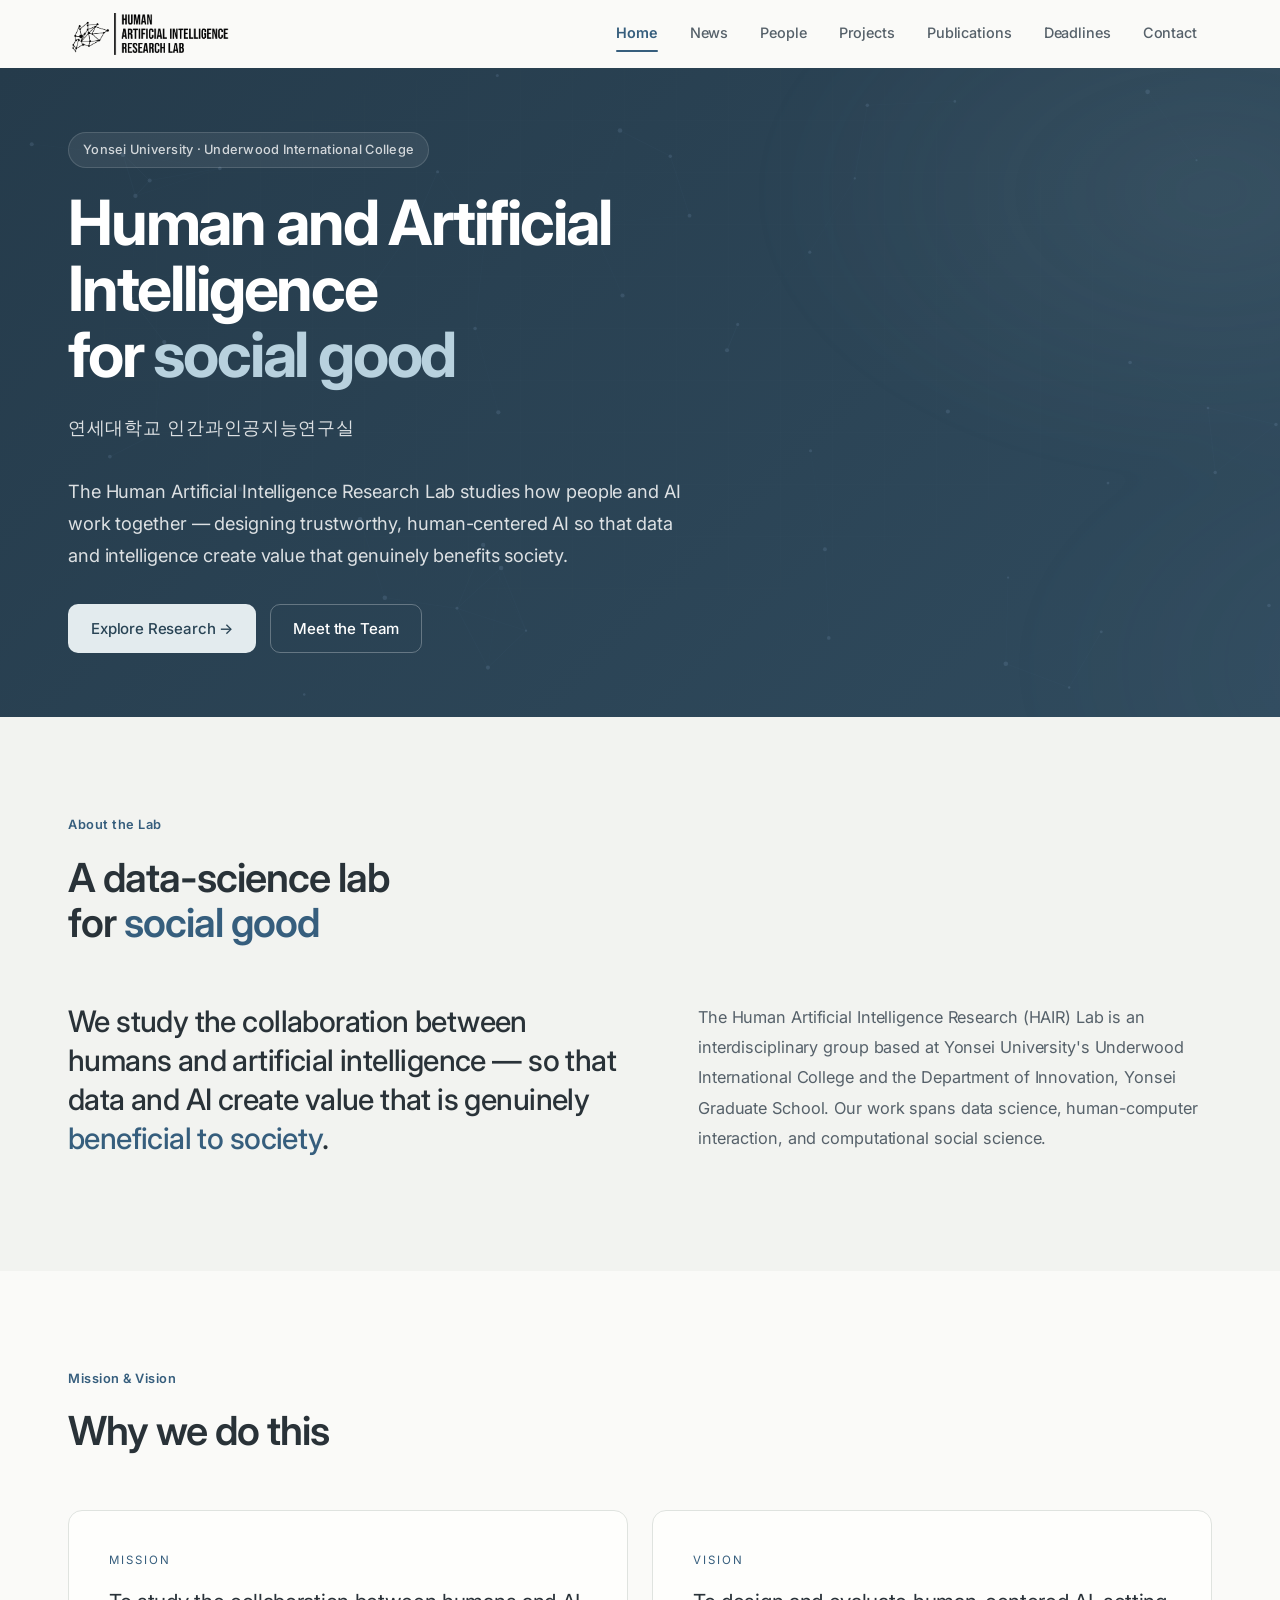
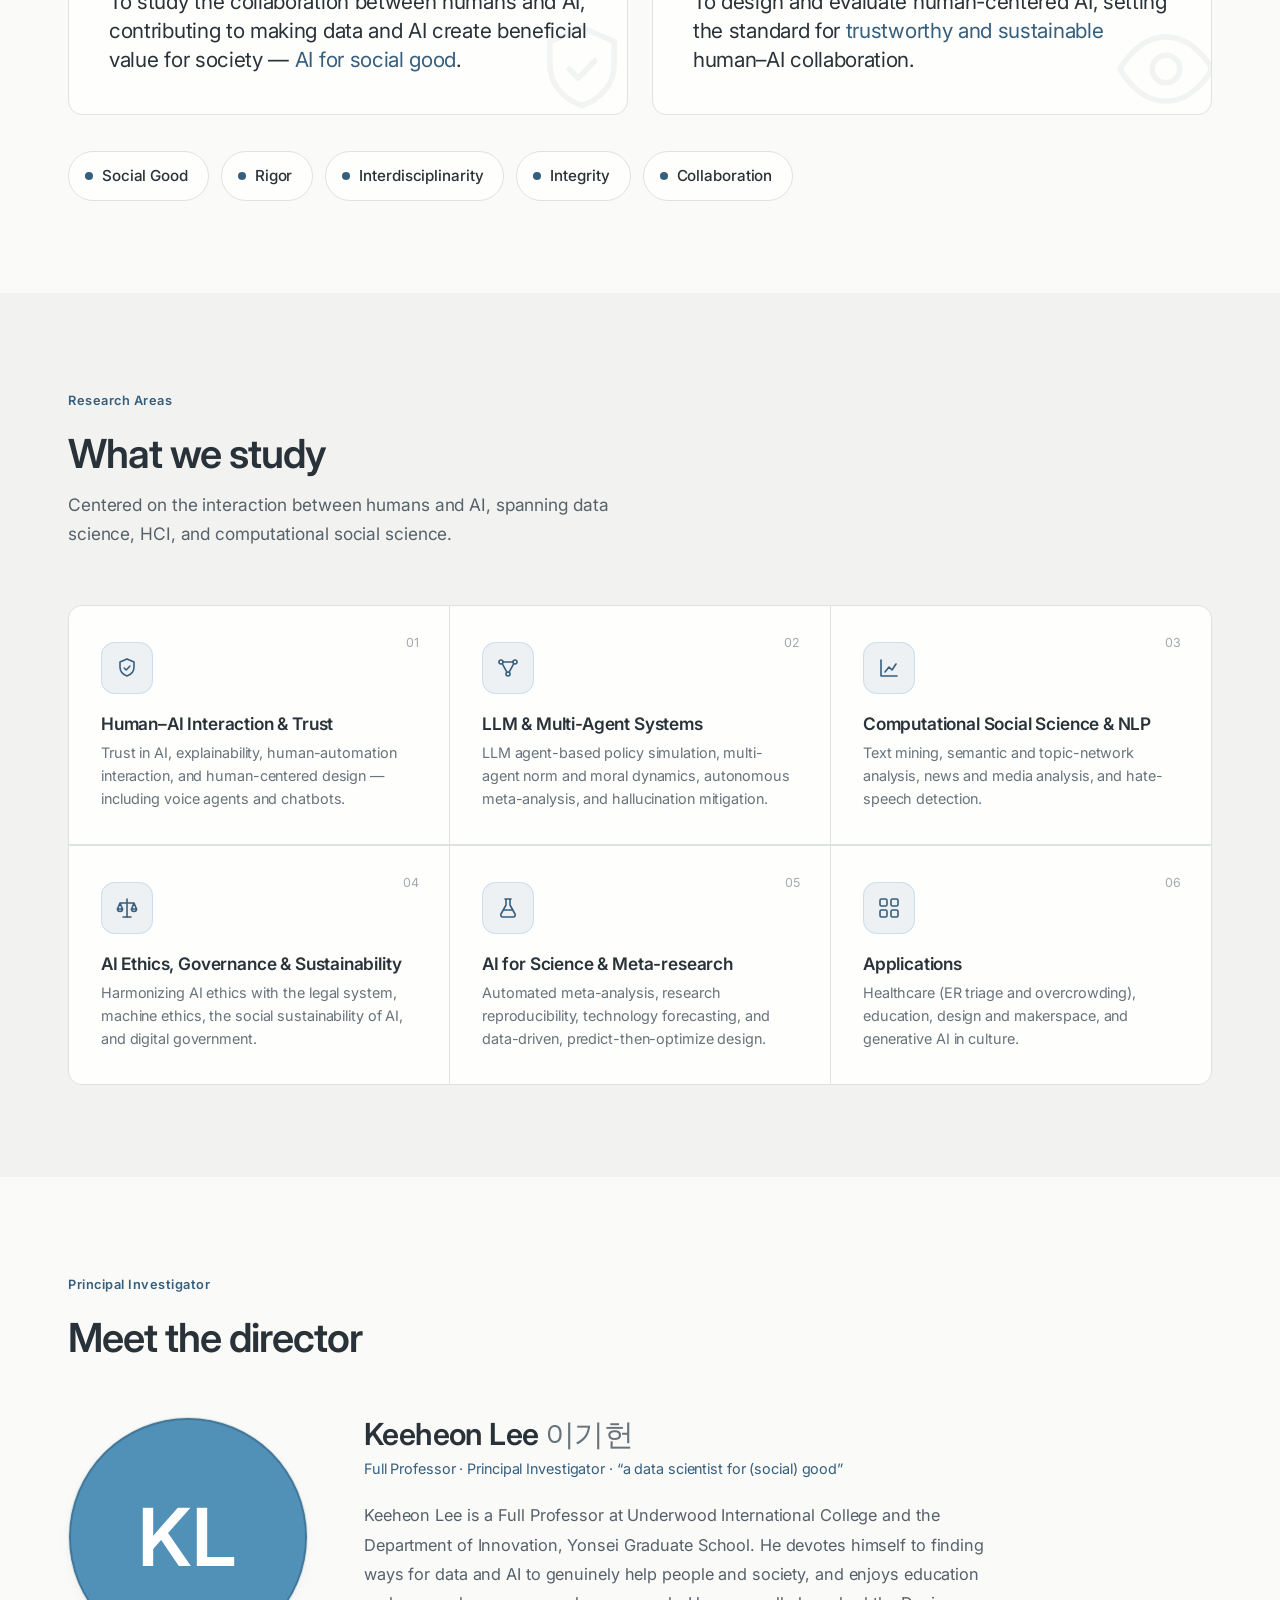
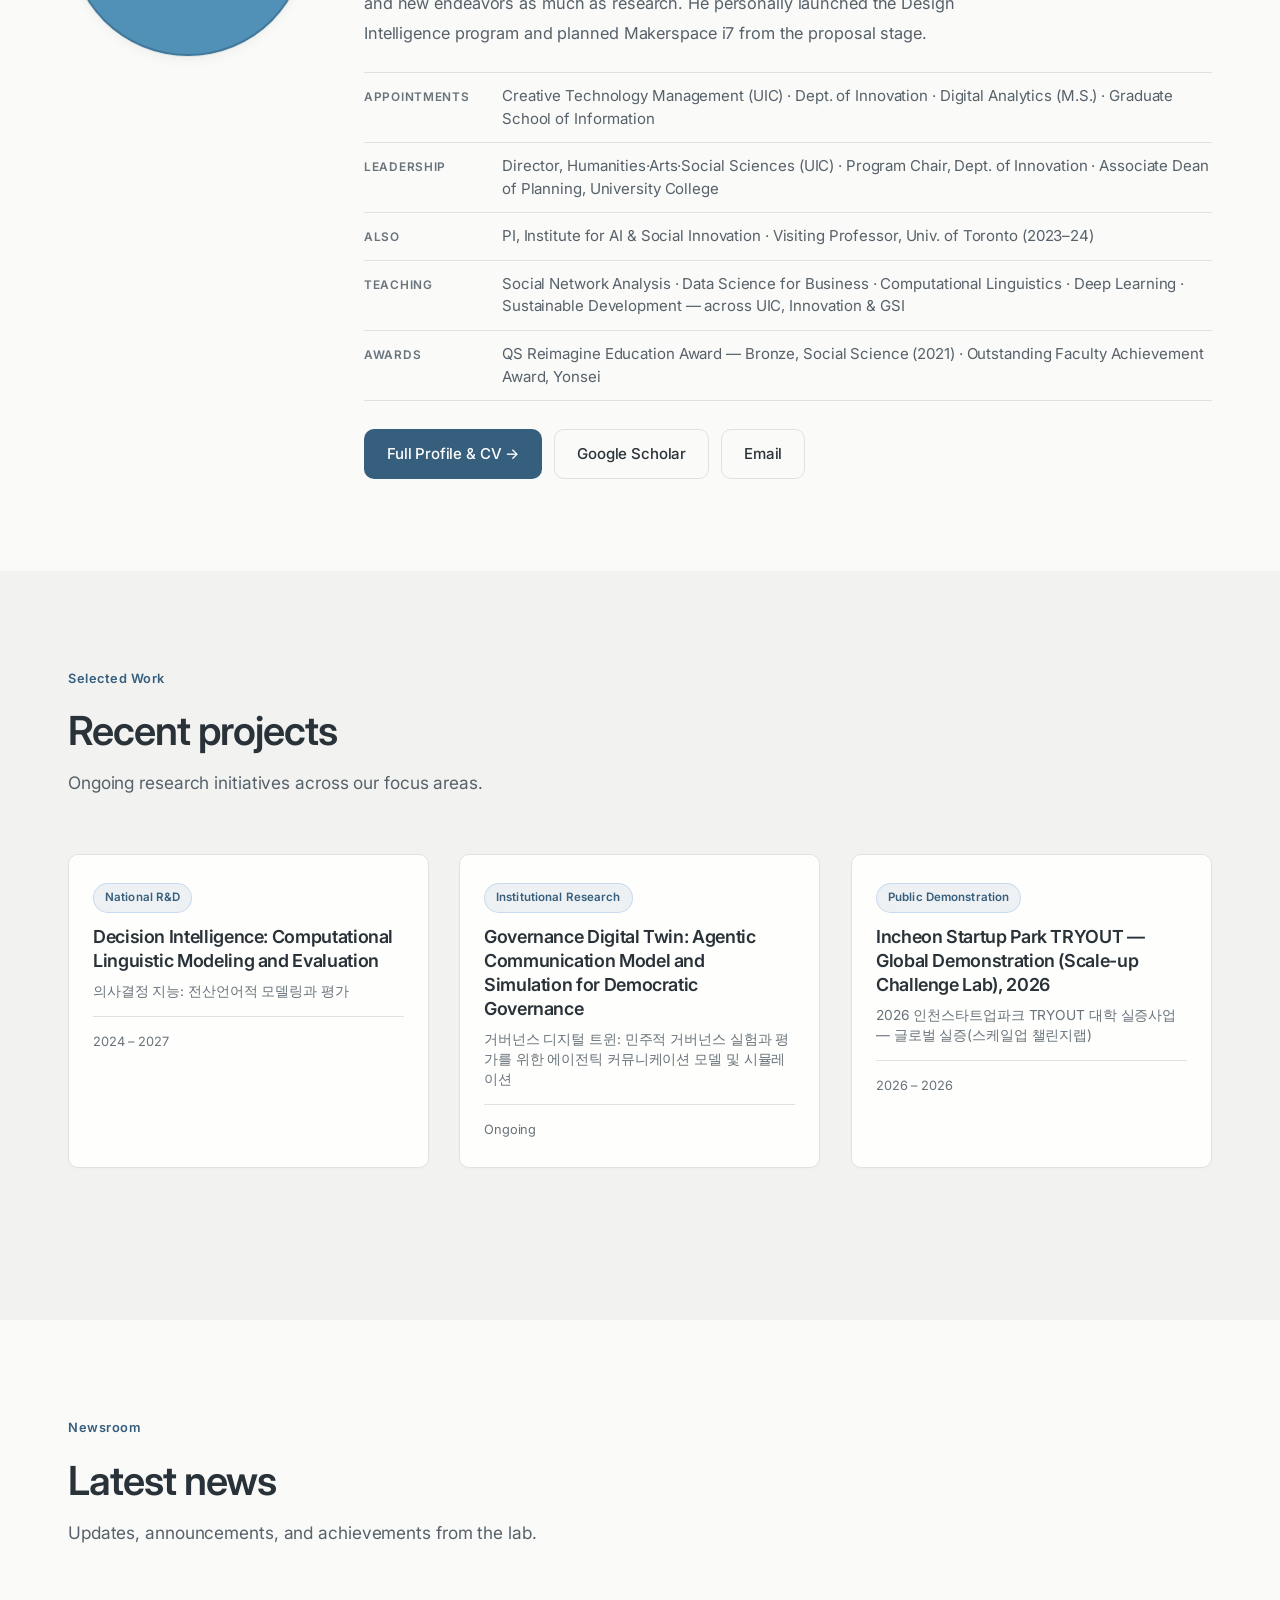
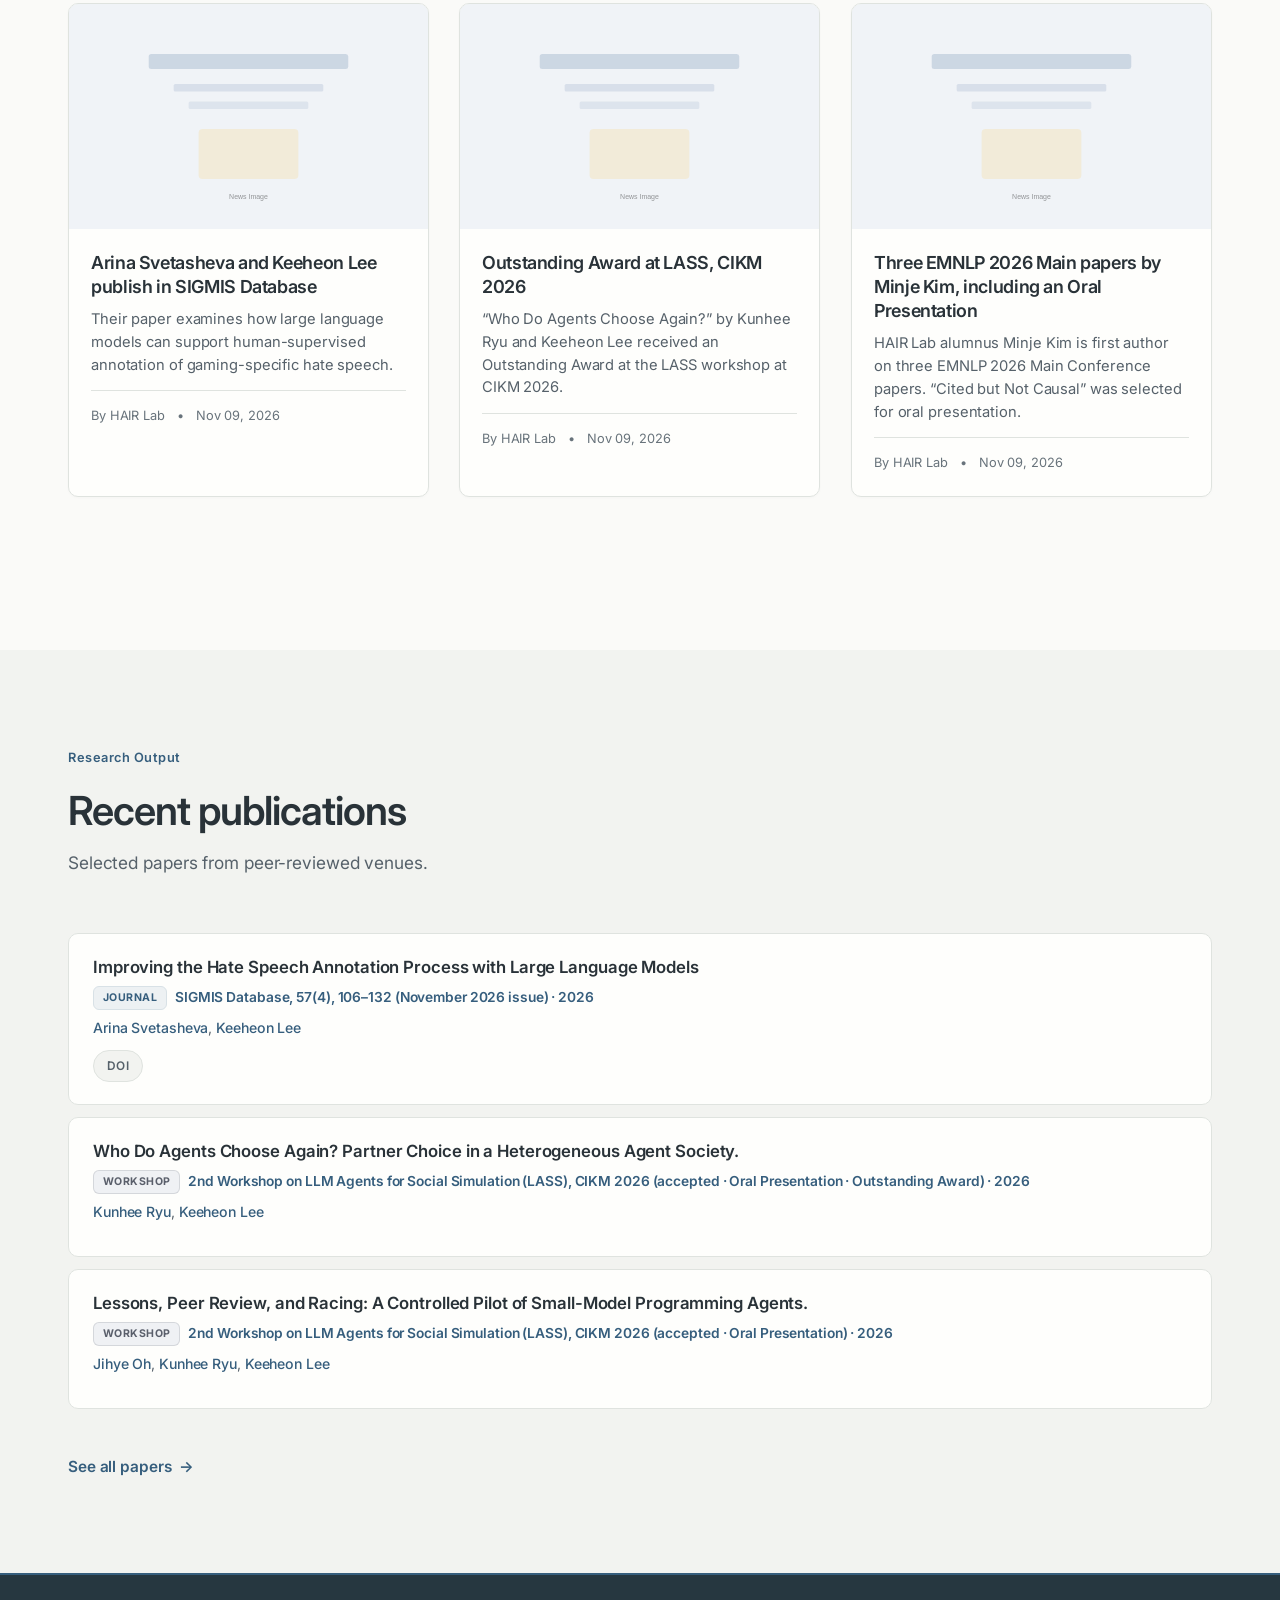
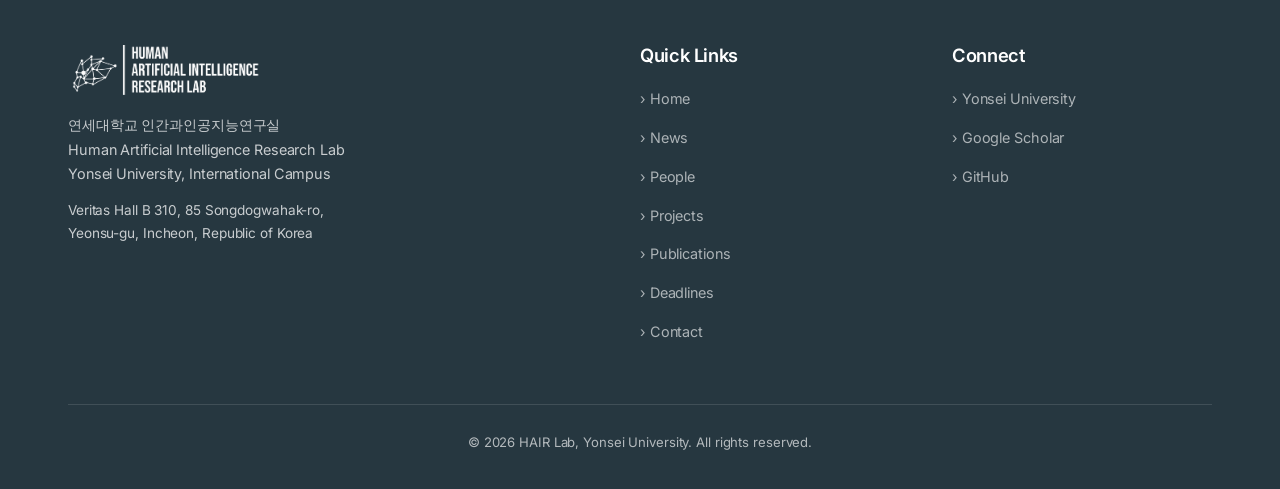
<file: index.html>
<!DOCTYPE html>
<html lang="en">
<head>
  <meta charset="UTF-8">
  <meta name="viewport" content="width=device-width, initial-scale=1.0">
  <meta name="description" content="The Human Artificial Intelligence Research (HAIR) Lab at Yonsei University studies the collaboration between humans and AI — designing trustworthy, human-centered AI that creates beneficial value for society.">
  <title>HAIR Lab | Human Artificial Intelligence Research · Yonsei University</title>
  <link rel="stylesheet" href="css/style.css">
</head>
<body>
  <!-- Hero -->
  <section class="hero" id="hero">
    <div class="container">
      <div class="hero-content">
        <span class="hero-label">Yonsei University · Underwood International College</span>
        <h1>Human and Artificial Intelligence<br>for <span class="highlight">social good</span></h1>
        <p class="hero-kr" lang="ko">연세대학교 인간과인공지능연구실</p>
        <p>The Human Artificial Intelligence Research Lab studies how people and AI work together — designing trustworthy, human-centered AI so that data and intelligence create value that genuinely benefits society.</p>
        <div class="hero-actions">
          <a href="projects.html" class="btn btn-primary">Explore Research →</a>
          <a href="members.html" class="btn btn-outline">Meet the Team</a>
        </div>
      </div>
    </div>
  </section>

  <!-- About / Who We Are -->
  <section class="section" id="about" style="background:var(--bg-secondary);">
    <div class="container">
      <div class="section-head">
        <span class="kicker">About the Lab</span>
        <h2 class="section-title">A data-science lab<br>for <em style="font-style:normal;color:var(--ai-indigo);">social good</em></h2>
      </div>

      <div class="about-grid">
        <div>
          <p class="about-lead">We study the collaboration between humans and artificial intelligence — so that data and AI create value that is genuinely <em>beneficial to society</em>.</p>
        </div>
        <div class="about-body">
          <p>The Human Artificial Intelligence Research (HAIR) Lab is an interdisciplinary group based at Yonsei University's Underwood International College and the Department of Innovation, Yonsei Graduate School. Our work spans data science, human-computer interaction, and computational social science.</p>
        </div>
      </div>
    </div>
  </section>

  <!-- Mission, Vision & Values -->
  <section class="section" id="purpose">
    <div class="container">
      <div class="section-head">
        <span class="kicker">Mission &amp; Vision</span>
        <h2 class="section-title">Why we do this</h2>
      </div>

      <div class="mv-grid">
        <div class="mv-card">
          <span class="mv-label">Mission</span>
          <p>To study the collaboration between humans and AI, contributing to making data and AI create beneficial value for society — <em style="font-style:normal;color:var(--ai-indigo);">AI for social good</em>.</p>
          <div class="mv-icon"><svg viewBox="0 0 24 24" stroke-linecap="round" stroke-linejoin="round"><path d="M12 3l7 3v5c0 4.6-3.1 7.6-7 9-3.9-1.4-7-4.4-7-9V6z"/><path d="M9.2 12l2 2 3.6-3.8"/></svg></div>
        </div>
        <div class="mv-card">
          <span class="mv-label">Vision</span>
          <p>To design and evaluate human-centered AI, setting the standard for <em style="font-style:normal;color:var(--ai-indigo);">trustworthy and sustainable</em> human–AI collaboration.</p>
          <div class="mv-icon"><svg viewBox="0 0 24 24" stroke-linecap="round" stroke-linejoin="round"><circle cx="12" cy="12" r="3"/><path d="M2 12s3.5-7 10-7 10 7 10 7-3.5 7-10 7-10-7-10-7z"/></svg></div>
        </div>
      </div>

      <div class="value-chips">
        <span class="value-chip"><span class="dot"></span>Social Good</span>
        <span class="value-chip"><span class="dot"></span>Rigor</span>
        <span class="value-chip"><span class="dot"></span>Interdisciplinarity</span>
        <span class="value-chip"><span class="dot"></span>Integrity</span>
        <span class="value-chip"><span class="dot"></span>Collaboration</span>
      </div>
    </div>
  </section>

  <!-- Research Areas -->
  <section class="section" id="research" style="background:var(--bg-secondary);">
    <div class="container">
      <div class="section-head">
        <span class="kicker">Research Areas</span>
        <h2 class="section-title">What we study</h2>
        <p class="section-subtitle">Centered on the interaction between humans and AI, spanning data science, HCI, and computational social science.</p>
      </div>
      <div class="focus-areas">
        <div class="focus-card">
          <span class="focus-num">01</span>
          <div class="focus-icon">
            <svg viewBox="0 0 24 24" stroke-linecap="round" stroke-linejoin="round"><path d="M12 3l7 3v5c0 4.6-3.1 7.6-7 9-3.9-1.4-7-4.4-7-9V6z"/><path d="M9.2 12l2 2 3.6-3.8"/></svg>
          </div>
          <h4>Human–AI Interaction &amp; Trust</h4>
          <p>Trust in AI, explainability, human-automation interaction, and human-centered design — including voice agents and chatbots.</p>
        </div>
        <div class="focus-card">
          <span class="focus-num">02</span>
          <div class="focus-icon">
            <svg viewBox="0 0 24 24" stroke-linecap="round" stroke-linejoin="round"><circle cx="5" cy="6" r="2"/><circle cx="19" cy="6" r="2"/><circle cx="12" cy="18" r="2"/><path d="M7 6h10M6.2 7.7 11 16.3M17.8 7.7 13 16.3"/></svg>
          </div>
          <h4>LLM &amp; Multi-Agent Systems</h4>
          <p>LLM agent-based policy simulation, multi-agent norm and moral dynamics, autonomous meta-analysis, and hallucination mitigation.</p>
        </div>
        <div class="focus-card">
          <span class="focus-num">03</span>
          <div class="focus-icon">
            <svg viewBox="0 0 24 24" stroke-linecap="round" stroke-linejoin="round"><path d="M4 20V4M4 20h16"/><path d="M8 16l4-5 3 3 4-6"/></svg>
          </div>
          <h4>Computational Social Science &amp; NLP</h4>
          <p>Text mining, semantic and topic-network analysis, news and media analysis, and hate-speech detection.</p>
        </div>
        <div class="focus-card">
          <span class="focus-num">04</span>
          <div class="focus-icon">
            <svg viewBox="0 0 24 24" stroke-linecap="round" stroke-linejoin="round"><path d="M12 3v18M5 7h14M5 7l-2.5 6h5zM19 7l-2.5 6h5z"/><path d="M2.5 13a2.5 2.5 0 0 0 5 0M16.5 13a2.5 2.5 0 0 0 5 0M8 21h8"/></svg>
          </div>
          <h4>AI Ethics, Governance &amp; Sustainability</h4>
          <p>Harmonizing AI ethics with the legal system, machine ethics, the social sustainability of AI, and digital government.</p>
        </div>
        <div class="focus-card">
          <span class="focus-num">05</span>
          <div class="focus-icon">
            <svg viewBox="0 0 24 24" stroke-linecap="round" stroke-linejoin="round"><path d="M9 3h6M10 3v6l-5 9a2 2 0 0 0 1.8 3h10.4A2 2 0 0 0 19 18l-5-9V3"/><path d="M7.5 14h9"/></svg>
          </div>
          <h4>AI for Science &amp; Meta-research</h4>
          <p>Automated meta-analysis, research reproducibility, technology forecasting, and data-driven, predict-then-optimize design.</p>
        </div>
        <div class="focus-card">
          <span class="focus-num">06</span>
          <div class="focus-icon">
            <svg viewBox="0 0 24 24" stroke-linecap="round" stroke-linejoin="round"><rect x="3" y="3" width="7" height="7" rx="1.5"/><rect x="14" y="3" width="7" height="7" rx="1.5"/><rect x="3" y="14" width="7" height="7" rx="1.5"/><rect x="14" y="14" width="7" height="7" rx="1.5"/></svg>
          </div>
          <h4>Applications</h4>
          <p>Healthcare (ER triage and overcrowding), education, design and makerspace, and generative AI in culture.</p>
        </div>
      </div>
    </div>
  </section>

  <!-- Principal Investigator -->
  <section class="section" id="pi">
    <div class="container">
      <div class="section-head">
        <span class="kicker">Principal Investigator</span>
        <h2 class="section-title">Meet the director</h2>
      </div>
      <div class="pi-grid">
        <div class="pi-photo">
          <span class="mono" style="background:hsl(203 42% 52%)">KL</span>
        </div>
        <div>
          <h3 class="pi-name">Keeheon Lee <span style="color:var(--text-muted);font-weight:400;">이기헌</span></h3>
          <div class="pi-tagline">Full Professor · Principal Investigator · “a data scientist for (social) good”</div>
          <p class="pi-bio">Keeheon Lee is a Full Professor at Underwood International College and the Department of Innovation, Yonsei Graduate School. He devotes himself to finding ways for data and AI to genuinely help people and society, and enjoys education and new endeavors as much as research. He personally launched the Design Intelligence program and planned Makerspace i7 from the proposal stage.</p>
          <div class="pi-highlights">
            <div class="pi-hl"><span class="pi-hl-k">Appointments</span><span class="pi-hl-v">Creative Technology Management (UIC) · Dept. of Innovation · Digital Analytics (M.S.) · Graduate School of Information</span></div>
            <div class="pi-hl"><span class="pi-hl-k">Leadership</span><span class="pi-hl-v">Director, Humanities·Arts·Social Sciences (UIC) · Program Chair, Dept. of Innovation · Associate Dean of Planning, University College</span></div>
            <div class="pi-hl"><span class="pi-hl-k">Also</span><span class="pi-hl-v">PI, Institute for AI &amp; Social Innovation · Visiting Professor, Univ. of Toronto (2023–24)</span></div>
            <div class="pi-hl"><span class="pi-hl-k">Teaching</span><span class="pi-hl-v">Social Network Analysis · Data Science for Business · Computational Linguistics · Deep Learning · Sustainable Development — across UIC, Innovation &amp; GSI</span></div>
            <div class="pi-hl"><span class="pi-hl-k">Awards</span><span class="pi-hl-v">QS Reimagine Education Award — Bronze, Social Science (2021) · Outstanding Faculty Achievement Award, Yonsei</span></div>
          </div>
          <div class="pi-actions">
            <a href="member-detail.html?id=prof-kim" class="btn btn-primary">Full Profile &amp; CV →</a>
            <a href="https://scholar.google.com/citations?user=DM09eoQAAAAJ&amp;hl=ko&amp;oi=ao" target="_blank" rel="noopener" class="btn btn-outline">Google Scholar</a>
            <a href="mailto:keeheon@yonsei.ac.kr" class="btn btn-outline">Email</a>
          </div>
        </div>
      </div>
    </div>
  </section>

  <!-- Featured Projects -->
  <section class="section" id="projects-section" style="background:var(--bg-secondary);">
    <div class="container">
      <div class="section-head">
        <span class="kicker">Selected Work</span>
        <h2 class="section-title">Recent projects</h2>
        <p class="section-subtitle">Ongoing research initiatives across our focus areas.</p>
      </div>
      <div class="card-grid" id="featured-projects">
        <div class="loading">Loading projects…</div>
      </div>
      <a href="projects.html" class="see-all-link">See all projects</a>
    </div>
  </section>

  <!-- Latest News -->
  <section class="section" id="news-section">
    <div class="container">
      <div class="section-head">
        <span class="kicker">Newsroom</span>
        <h2 class="section-title">Latest news</h2>
        <p class="section-subtitle">Updates, announcements, and achievements from the lab.</p>
      </div>
      <div class="news-grid" id="latest-news">
        <div class="loading">Loading news…</div>
      </div>
      <a href="news.html" class="see-all-link">See more news</a>
    </div>
  </section>

  <!-- Recent Publications -->
  <section class="section" id="pubs-section" style="background:var(--bg-secondary);">
    <div class="container">
      <div class="section-head">
        <span class="kicker">Research Output</span>
        <h2 class="section-title">Recent publications</h2>
        <p class="section-subtitle">Selected papers from peer-reviewed venues.</p>
      </div>
      <div id="recent-pubs">
        <div class="loading">Loading publications…</div>
      </div>
      <a href="publications.html" class="see-all-link">See all papers</a>
    </div>
  </section>

  <script src="js/data.js"></script>
  <script src="js/common.js"></script>
  <script src="js/home.js"></script>
</body>
</html>
</file>
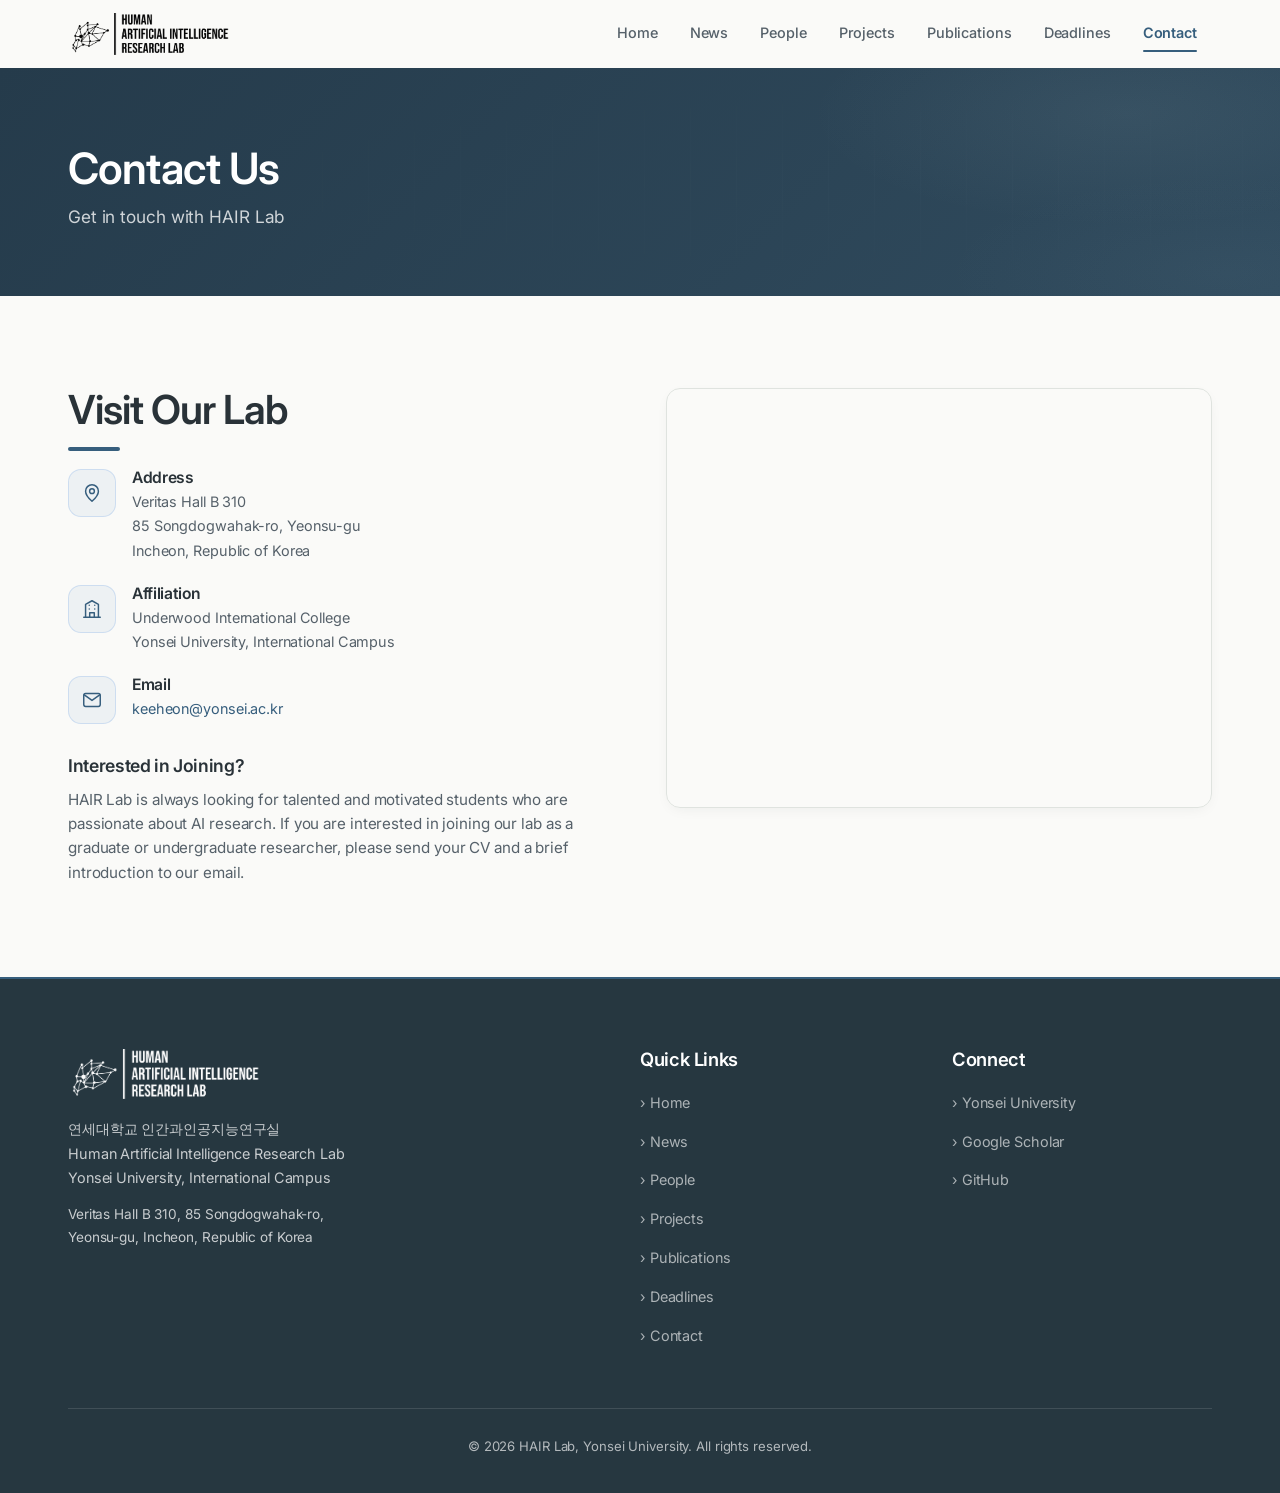
<file: contact.html>
<!DOCTYPE html>
<html lang="en">

<head>
  <meta charset="UTF-8">
  <meta name="viewport" content="width=device-width, initial-scale=1.0">
  <meta name="description" content="Contact HAIR Lab at Yonsei University, Songdo International Campus.">
  <title>Contact | HAIR Lab</title>
  <link rel="stylesheet" href="css/style.css">
</head>

<body>
  <div class="page-header">
    <div class="container">
      <h1>Contact Us</h1>
      <p>Get in touch with HAIR Lab</p>
    </div>
  </div>

  <section class="section">
    <div class="container">
      <div class="contact-grid">
        <div class="contact-info">
          <h2 class="section-title">Visit Our Lab</h2>
          <div class="accent-line"></div>

          <div class="contact-info-item">
            <div class="icon" aria-hidden="true">
              <svg viewBox="0 0 24 24" stroke-linecap="round" stroke-linejoin="round"><path d="M12 21s-7-6.2-7-11a7 7 0 0 1 14 0c0 4.8-7 11-7 11z"/><circle cx="12" cy="10" r="2.6"/></svg>
            </div>
            <div>
              <h4>Address</h4>
              <p>Veritas Hall B 310<br>85 Songdogwahak-ro, Yeonsu-gu<br>Incheon, Republic of Korea</p>
            </div>
          </div>

          <div class="contact-info-item">
            <div class="icon" aria-hidden="true">
              <svg viewBox="0 0 24 24" stroke-linecap="round" stroke-linejoin="round"><path d="M3 21h18"/><path d="M5 21V7l7-4 7 4v14"/><path d="M9.5 21v-5h5v5"/><path d="M9 8h.01M15 8h.01M9 12h.01M15 12h.01"/></svg>
            </div>
            <div>
              <h4>Affiliation</h4>
              <p>Underwood International College<br>Yonsei University, International Campus</p>
            </div>
          </div>

          <div class="contact-info-item">
            <div class="icon" aria-hidden="true">
              <svg viewBox="0 0 24 24" stroke-linecap="round" stroke-linejoin="round"><rect x="3" y="5" width="18" height="14" rx="2"/><path d="m3.6 6.5 8.4 6 8.4-6"/></svg>
            </div>
            <div>
              <h4>Email</h4>
              <p><a href="mailto:keeheon@yonsei.ac.kr">keeheon@yonsei.ac.kr</a></p>
            </div>
          </div>

          <div style="margin-top:32px;">
            <h3 style="font-size:1.1rem;margin-bottom:12px;">Interested in Joining?</h3>
            <p style="font-size:.95rem;color:var(--text-secondary);line-height:1.6;">
              HAIR Lab is always looking for talented and motivated students who are passionate about AI research.
              If you are interested in joining our lab as a graduate or undergraduate researcher,
              please send your CV and a brief introduction to our email.
            </p>
          </div>
        </div>

        <div class="contact-map">
          <iframe
            src="https://www.google.com/maps?q=연세대학교+국제캠퍼스+진리관B&z=17&hl=ko&output=embed"
            allowfullscreen loading="lazy" referrerpolicy="no-referrer-when-downgrade"
            title="Yonsei University International Campus - Veritas Hall B (진리관 B)">
          </iframe>
        </div>
      </div>
    </div>
  </section>

  <script src="js/data.js"></script>

  <script src="js/common.js"></script>
</body>

</html>
</file>
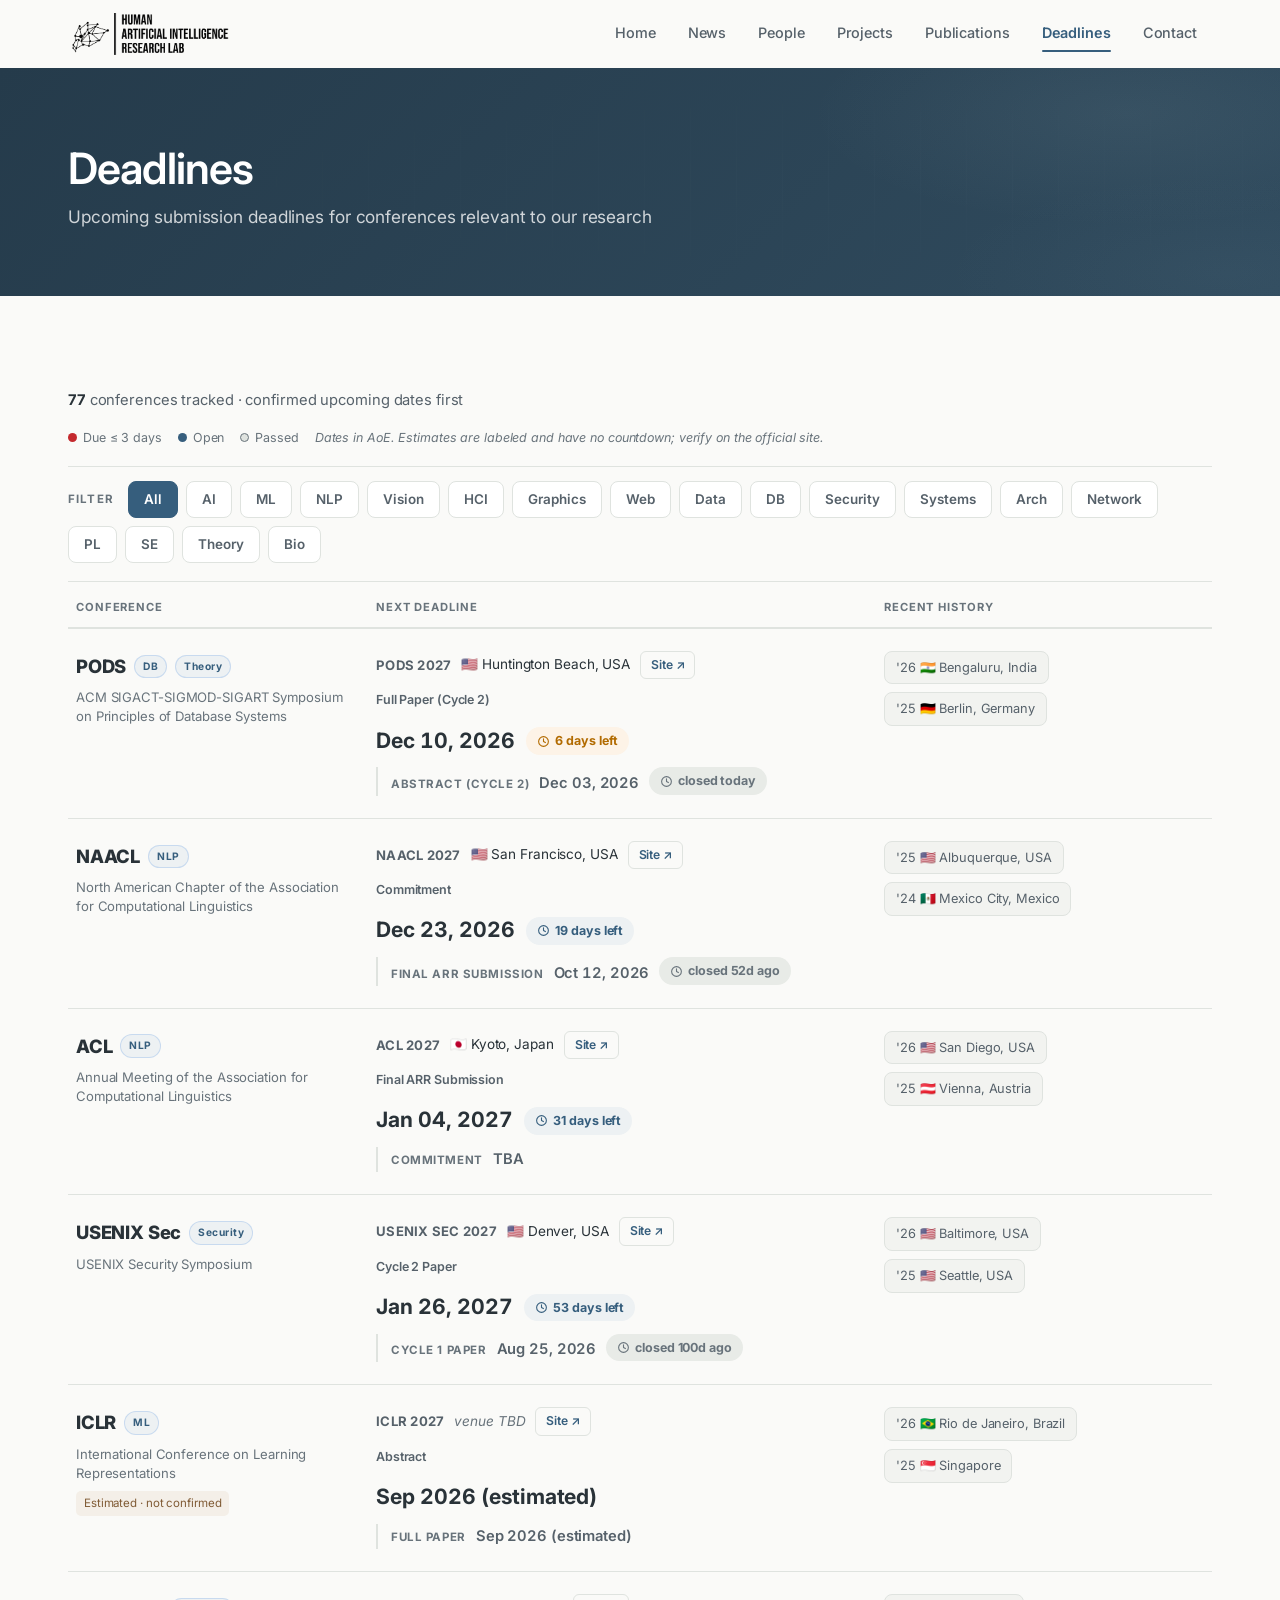
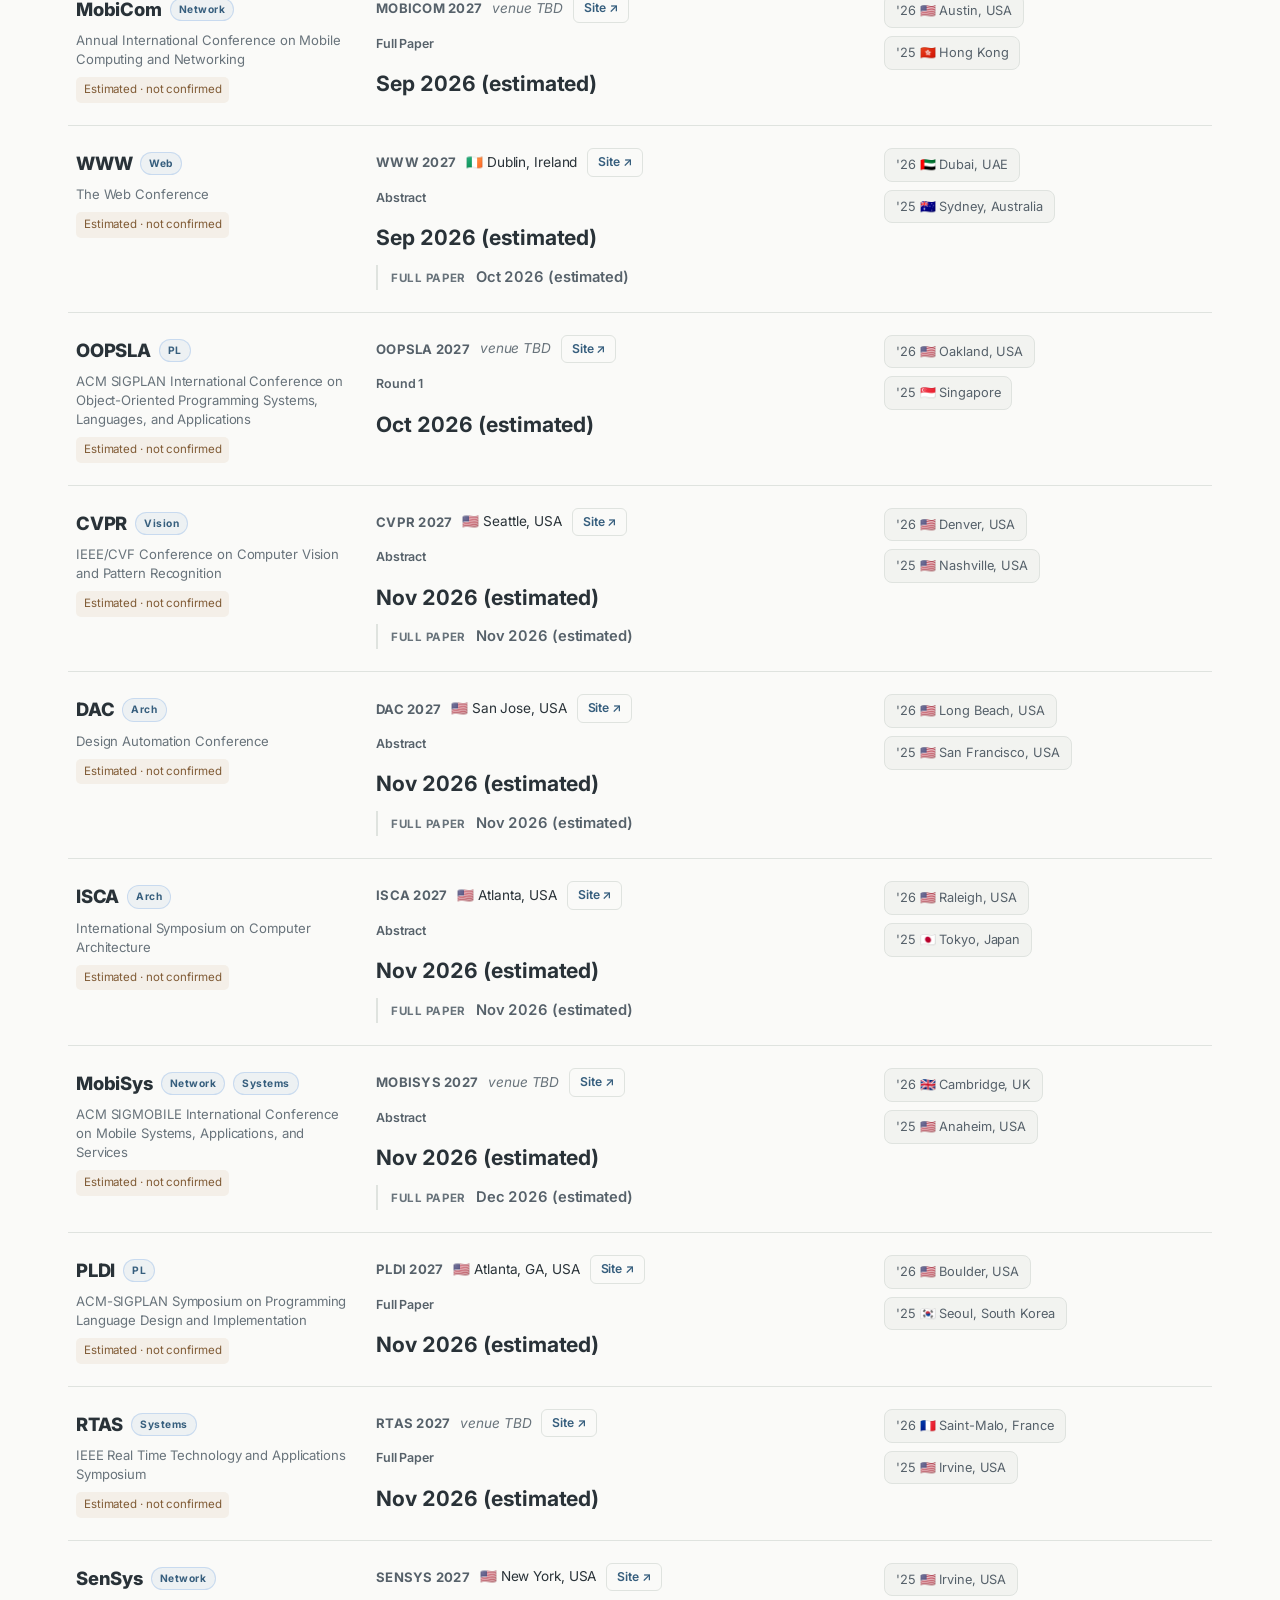
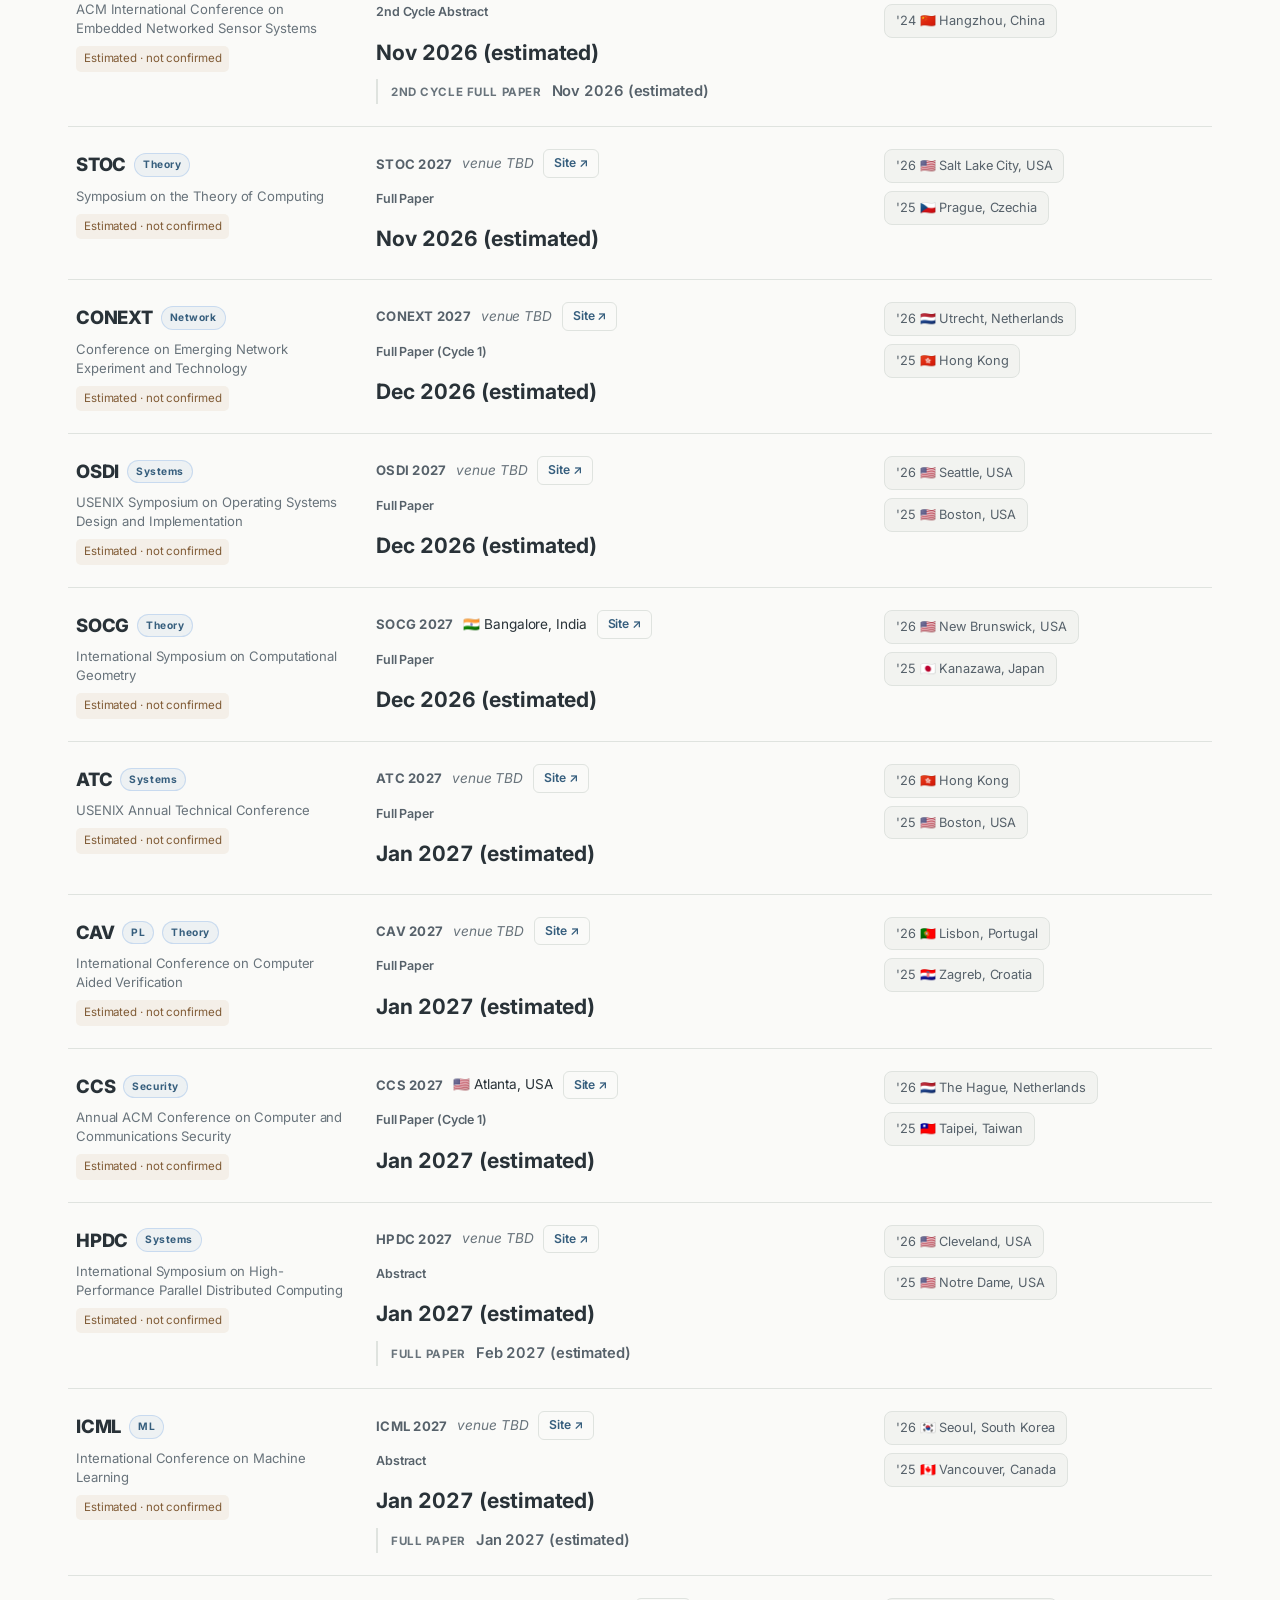
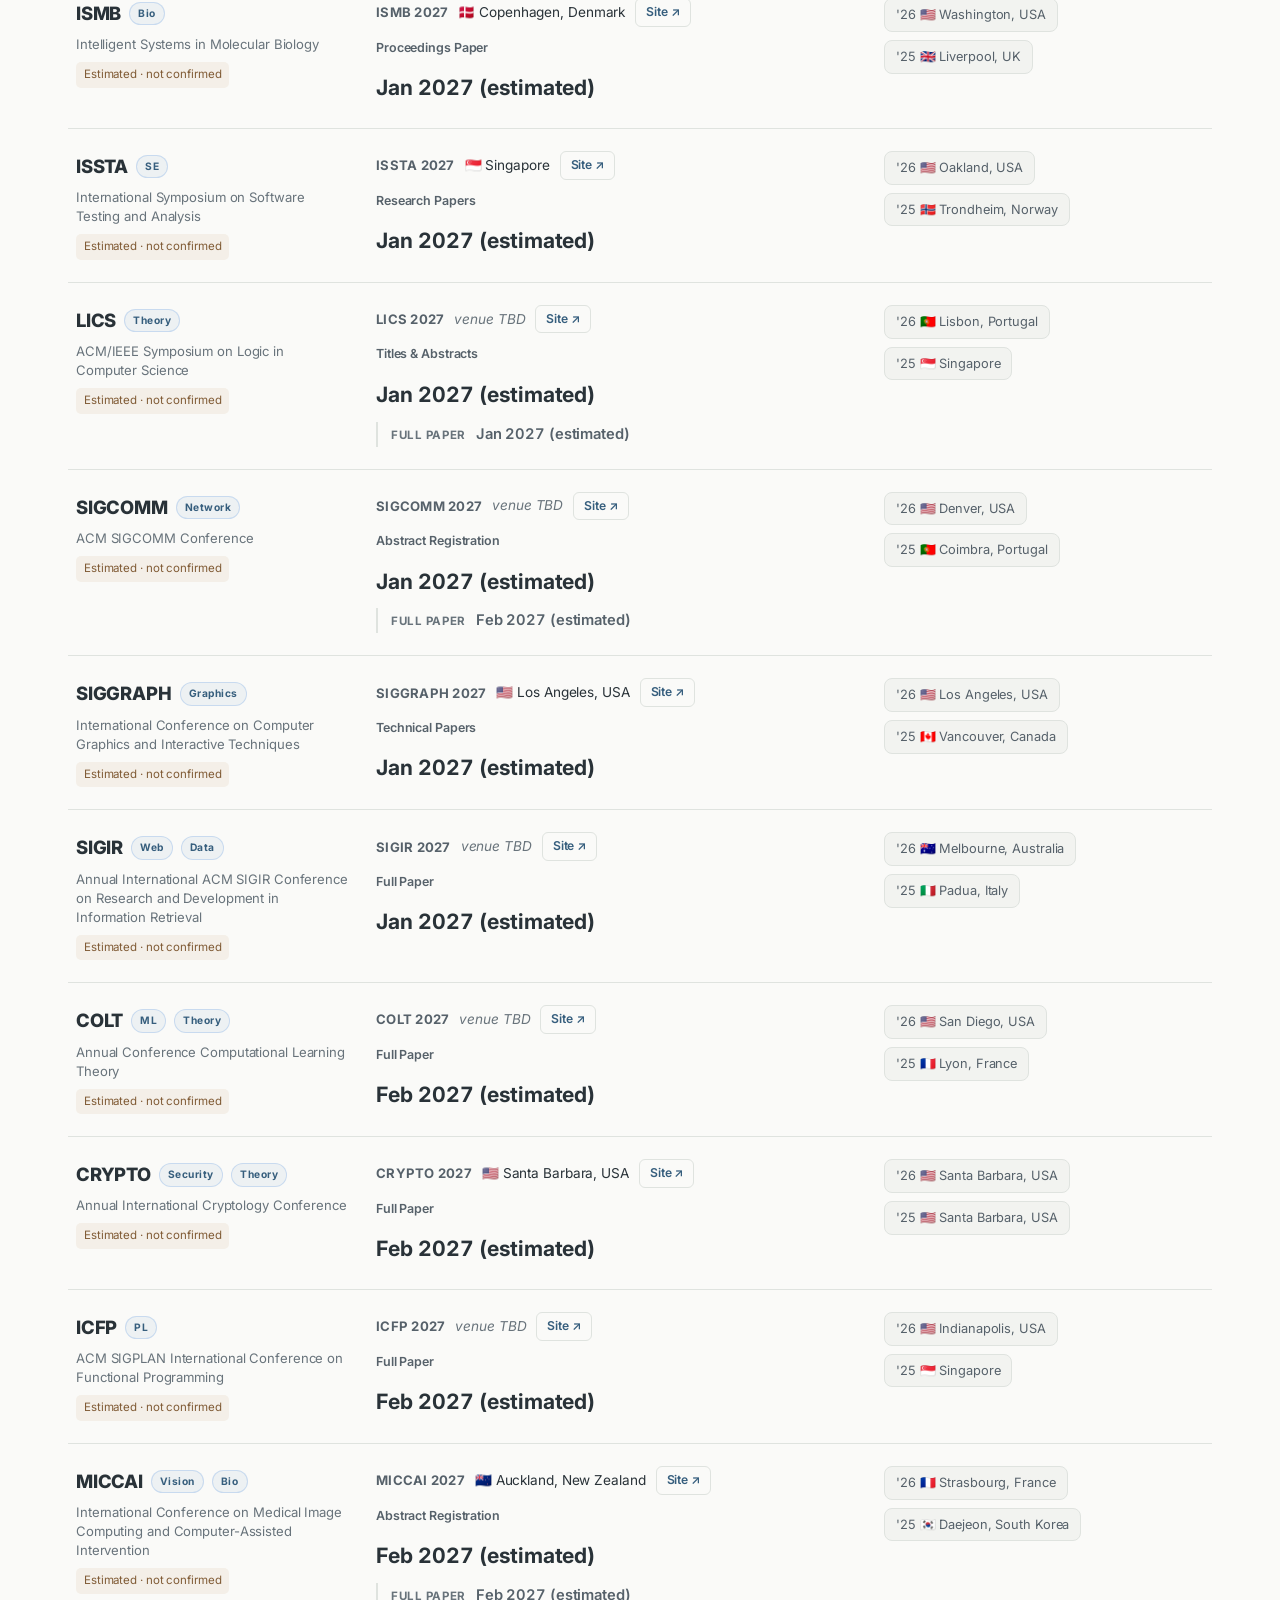
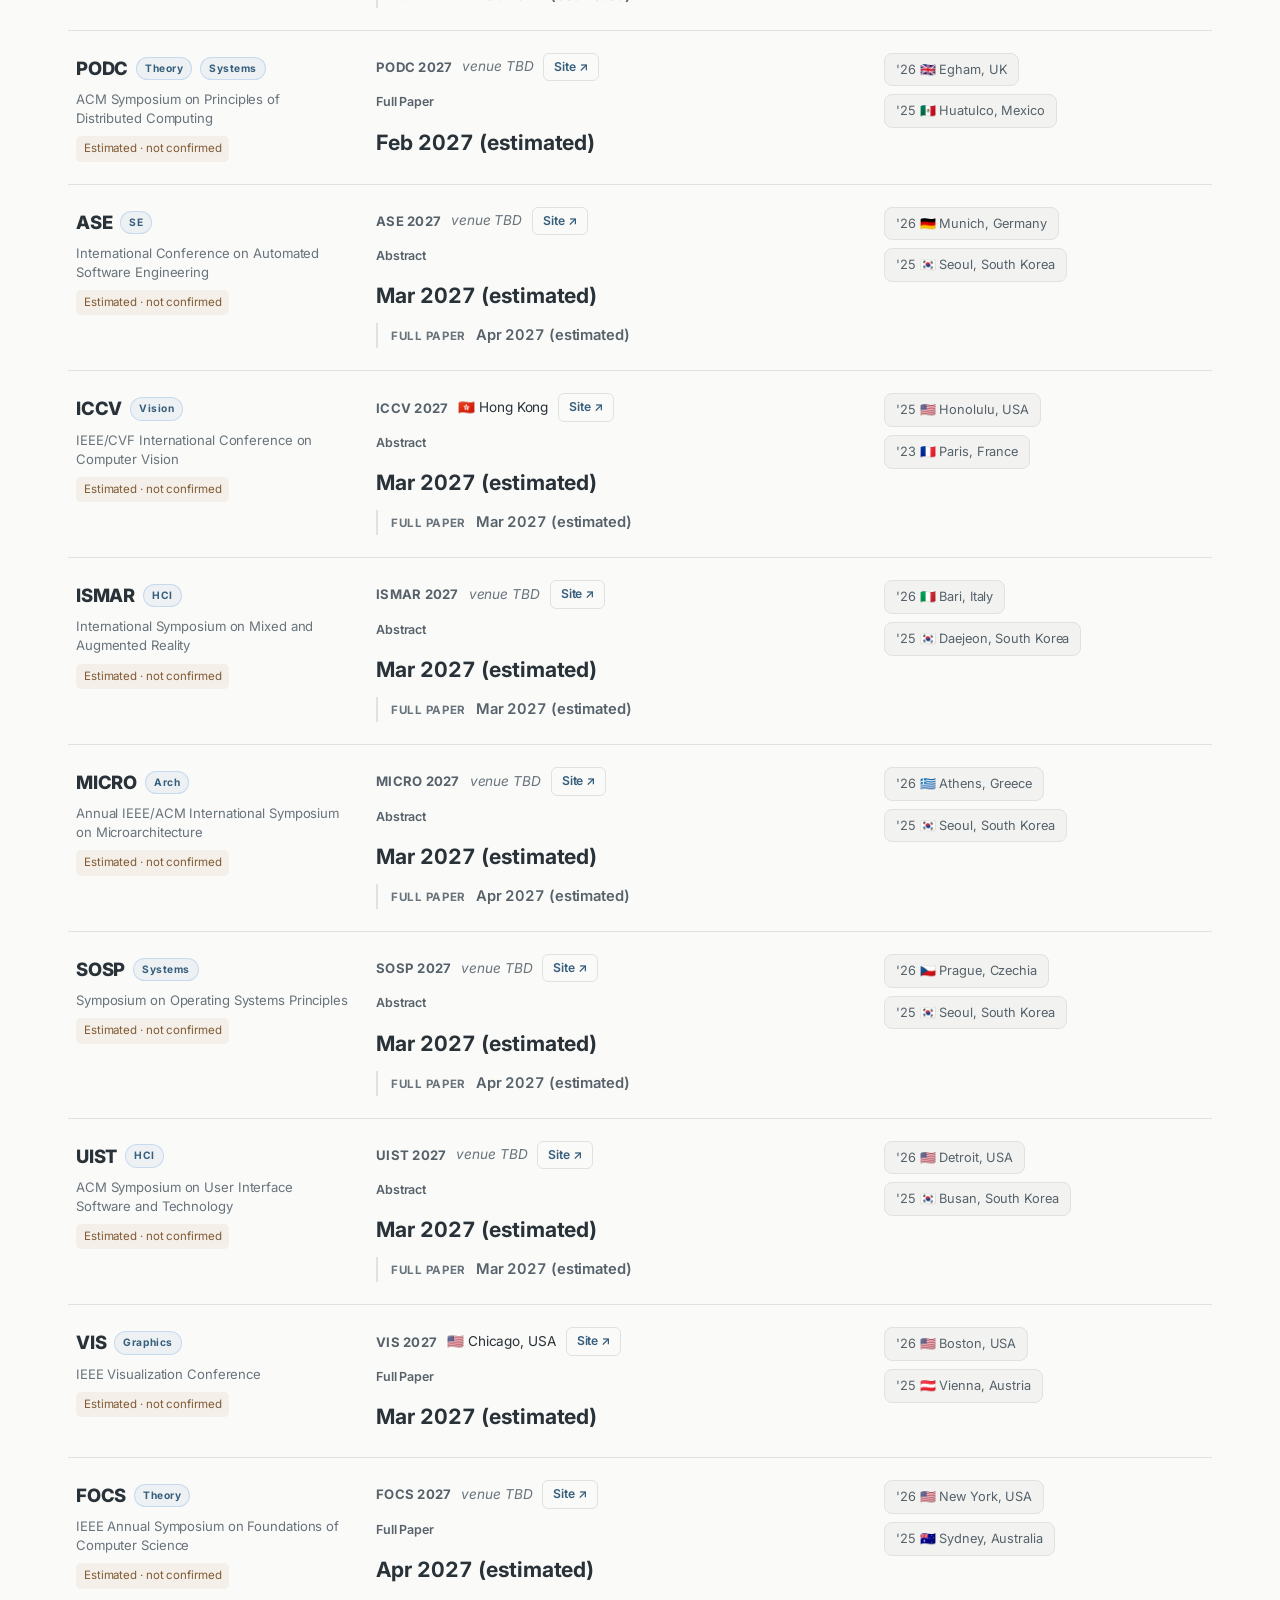
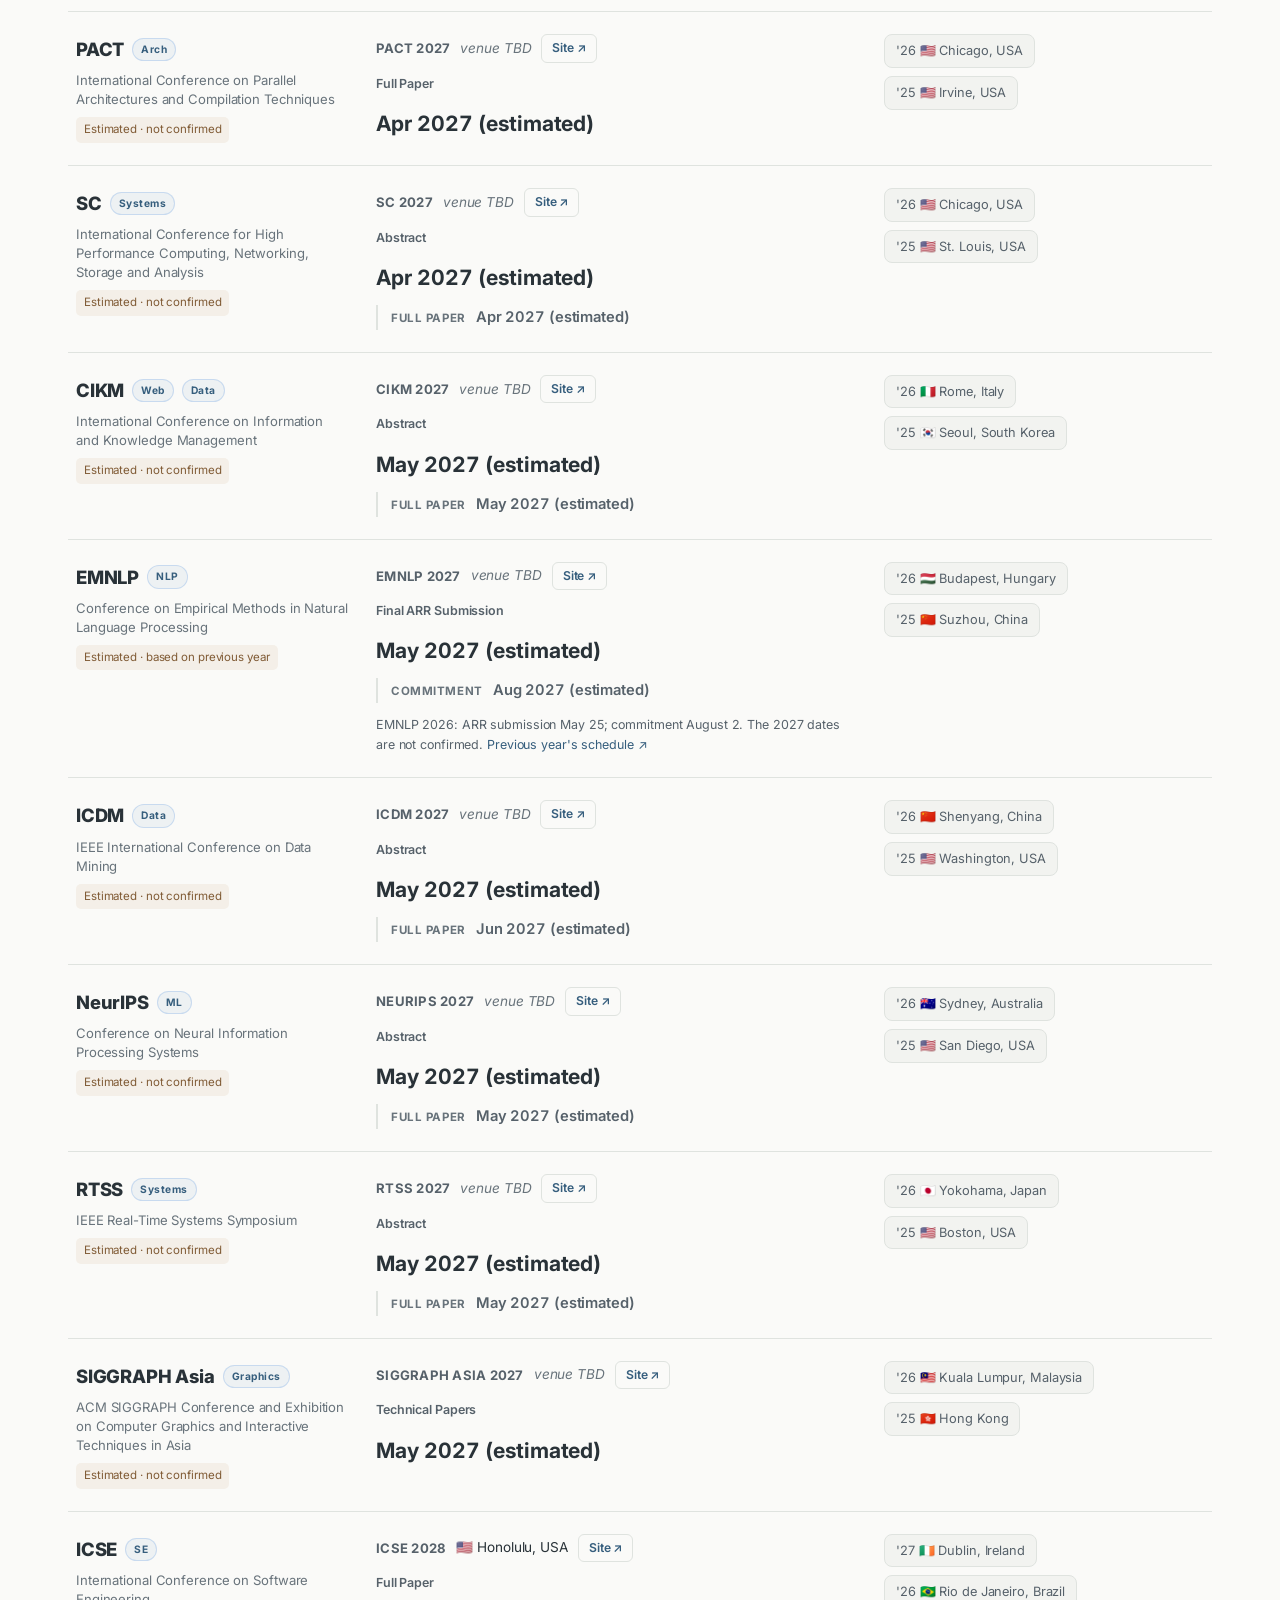
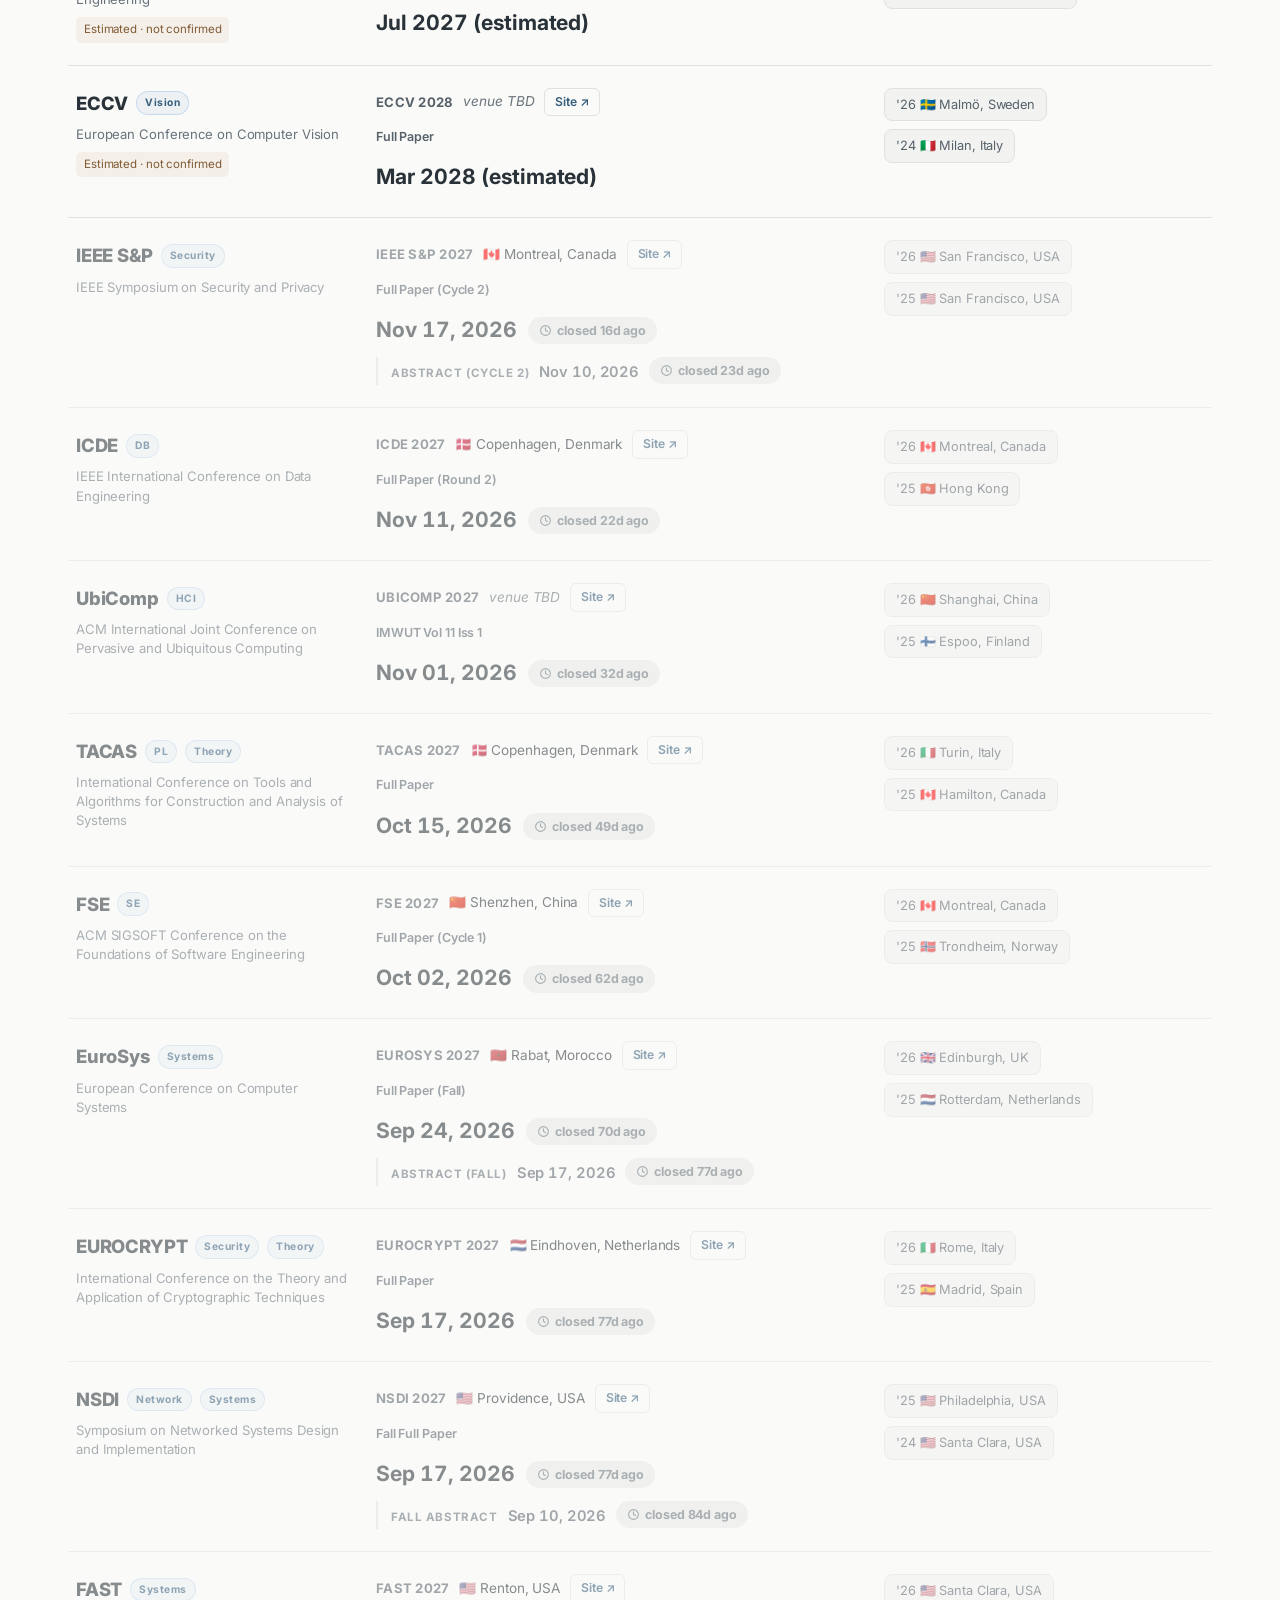
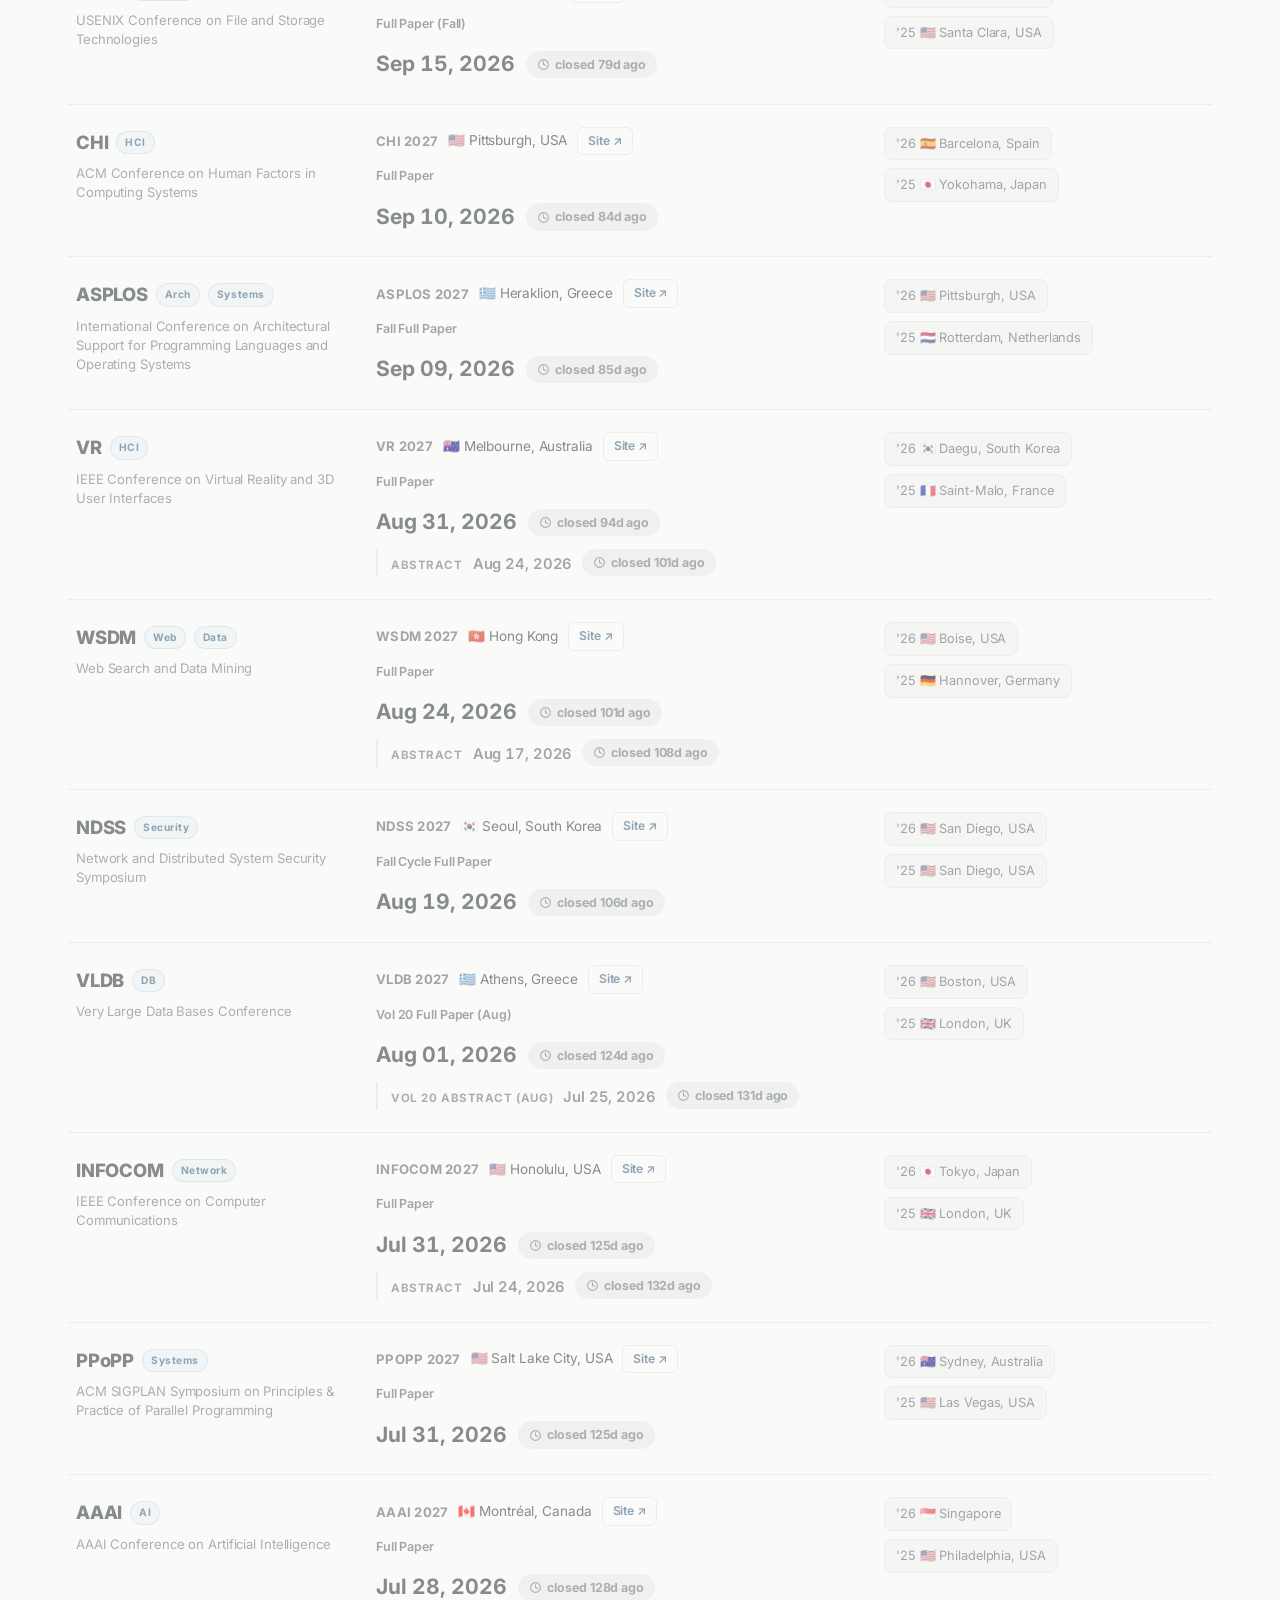
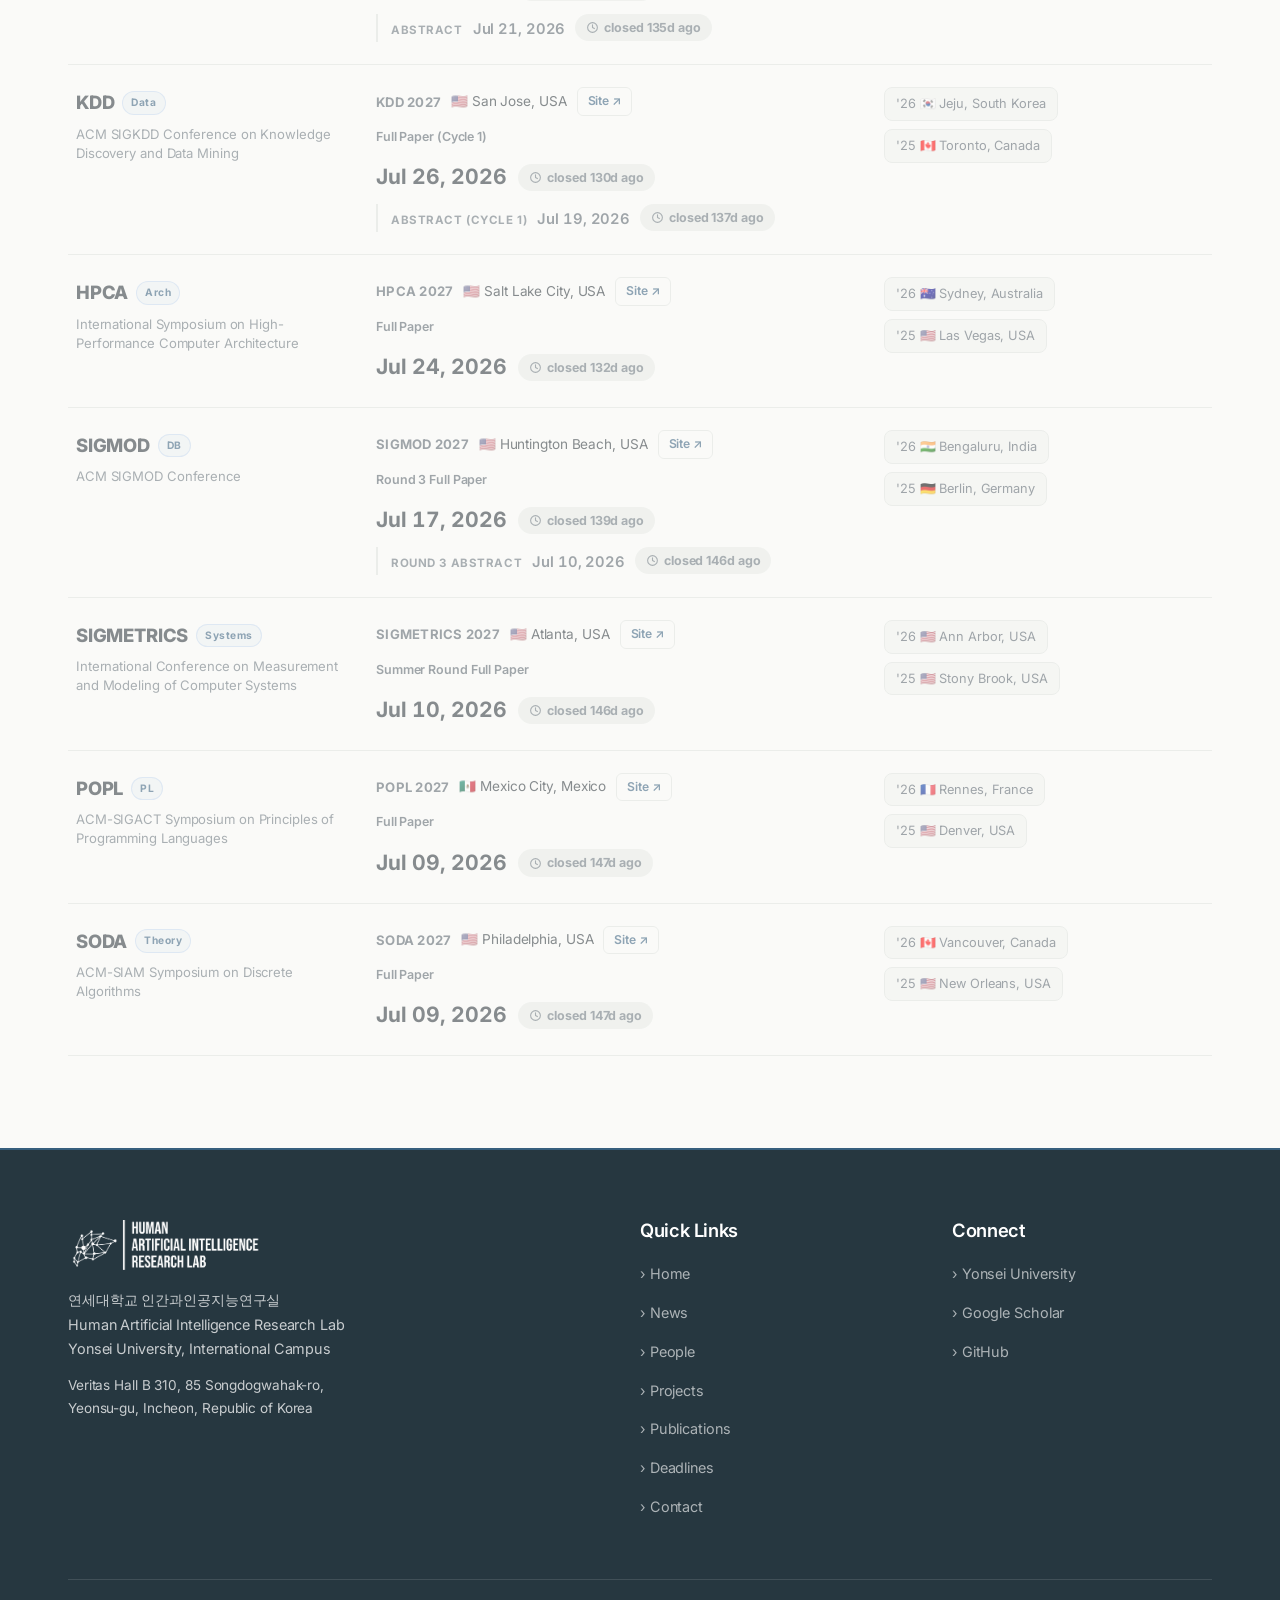
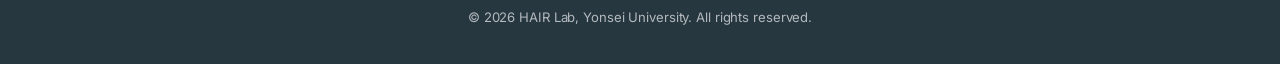
<file: deadlines.html>
<!DOCTYPE html>
<html lang="en">
<head>
  <meta charset="UTF-8">
  <meta name="viewport" content="width=device-width, initial-scale=1.0">
  <meta name="description" content="Upcoming paper submission deadlines for AI, ML, NLP, HCI, and data-science conferences relevant to HAIR Lab, Yonsei University.">
  <title>Deadlines | HAIR Lab</title>
  <link rel="stylesheet" href="css/style.css">
</head>
<body>
  <div class="page-header">
    <div class="container">
      <h1>Deadlines</h1>
      <p>Upcoming submission deadlines for conferences relevant to our research</p>
    </div>
  </div>

  <section class="section">
    <div class="container">
      <div class="dl-bar">
        <div class="dl-meta" id="dl-meta"></div>
        <div class="dl-legend">
          <span class="dl-legend-item"><span class="dl-dot dl-dot-urgent"></span>Due ≤ 3 days</span>
          <span class="dl-legend-item"><span class="dl-dot dl-dot-open"></span>Open</span>
          <span class="dl-legend-item"><span class="dl-dot dl-dot-past"></span>Passed</span>
          <span class="dl-legend-item dl-legend-note">Dates in AoE. Estimates are labeled and have no countdown; verify on the official site.</span>
        </div>
      </div>

      <div class="dl-filter" id="dl-filter">
        <span class="dl-filter-label">Filter</span>
      </div>

      <div class="dl-table" id="dl-table">
        <div class="loading">Loading deadlines…</div>
      </div>
    </div>
  </section>

  <script src="js/data.js"></script>
  <script src="js/common.js"></script>
  <script src="js/deadlines.js"></script>
</body>
</html>
</file>
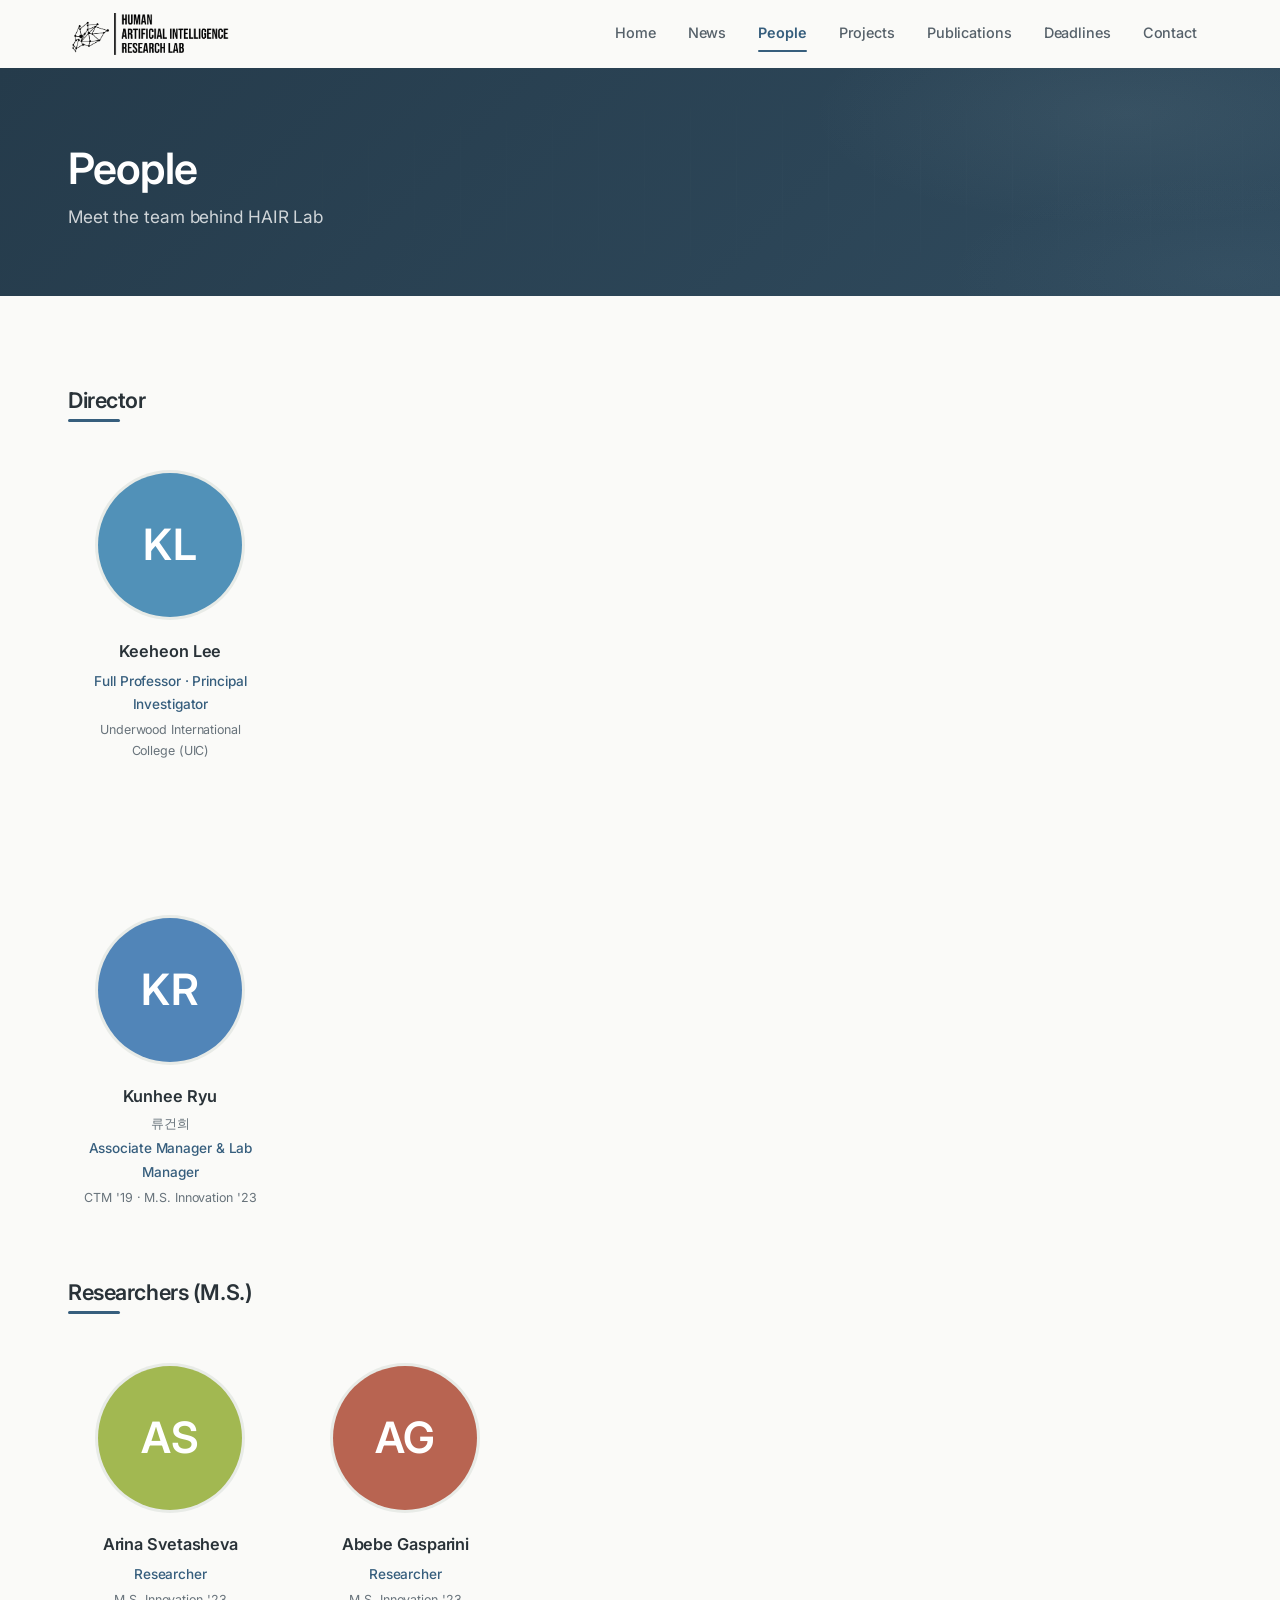
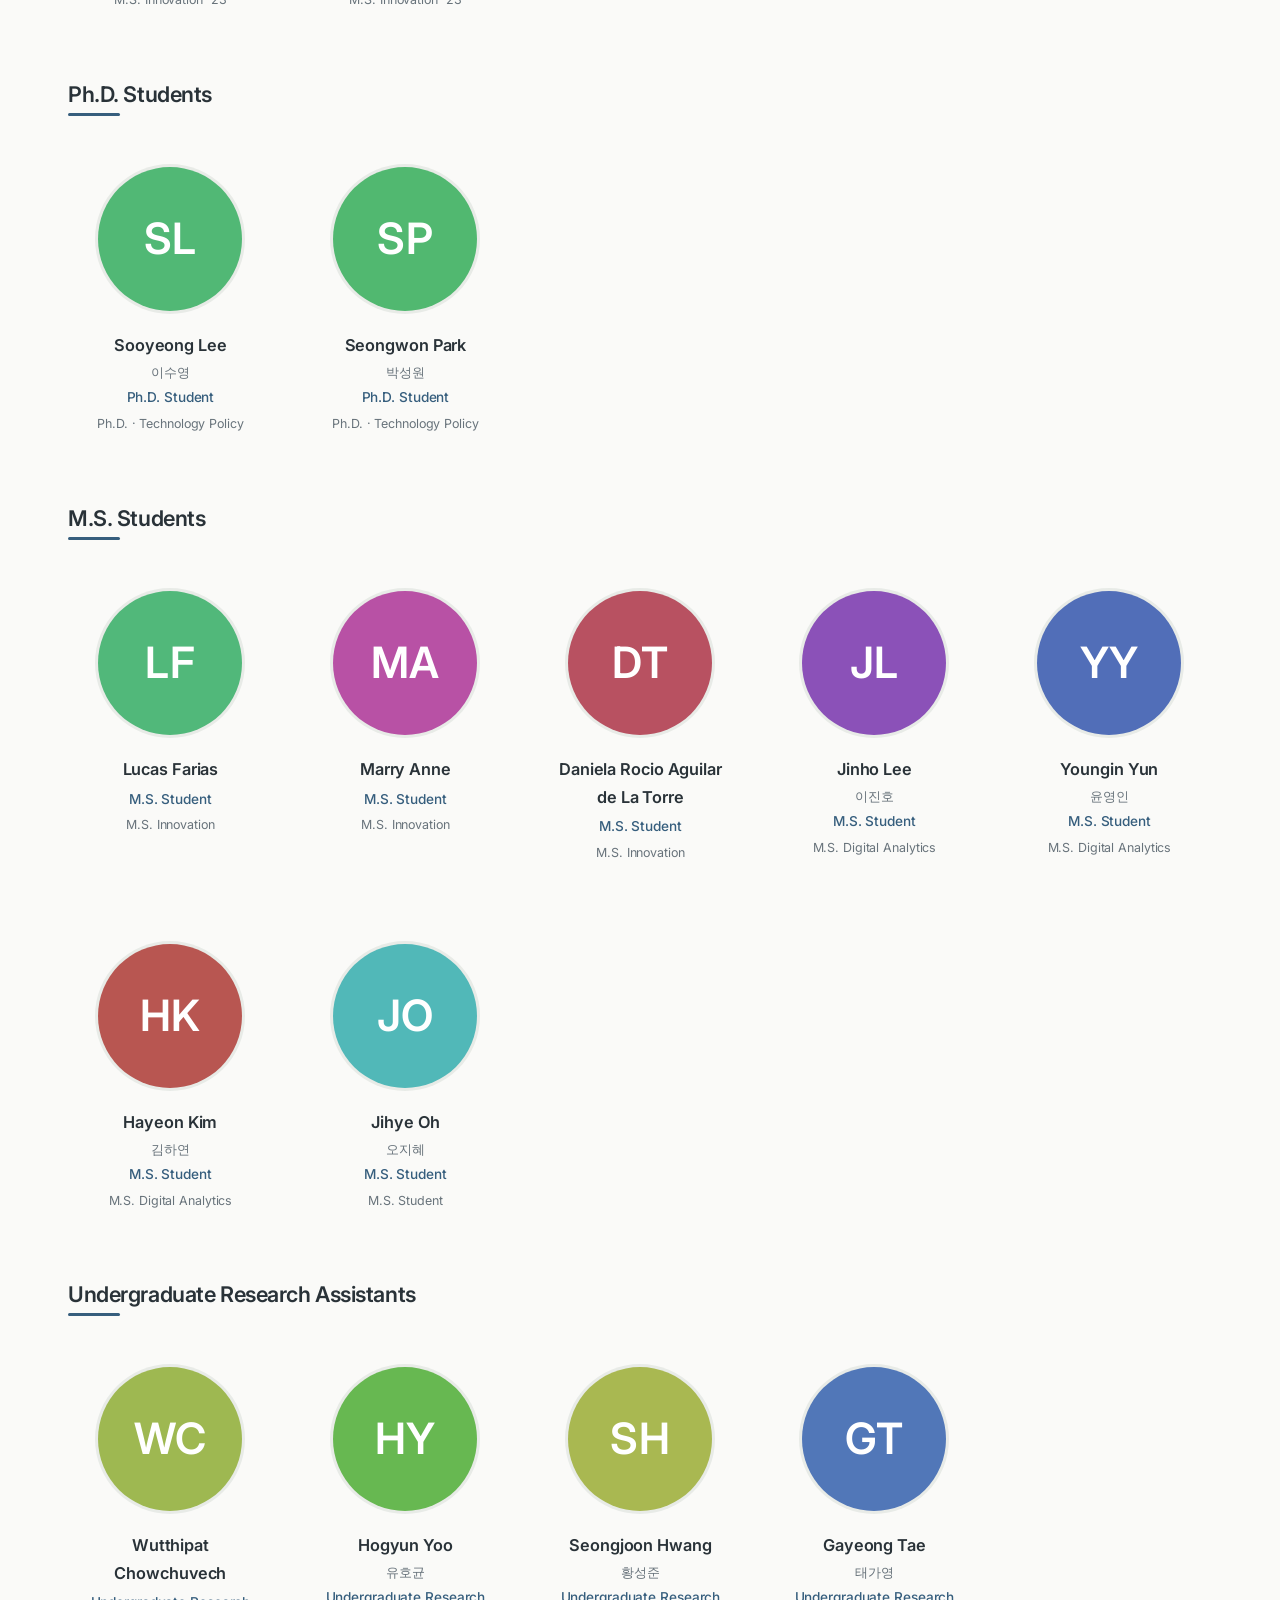
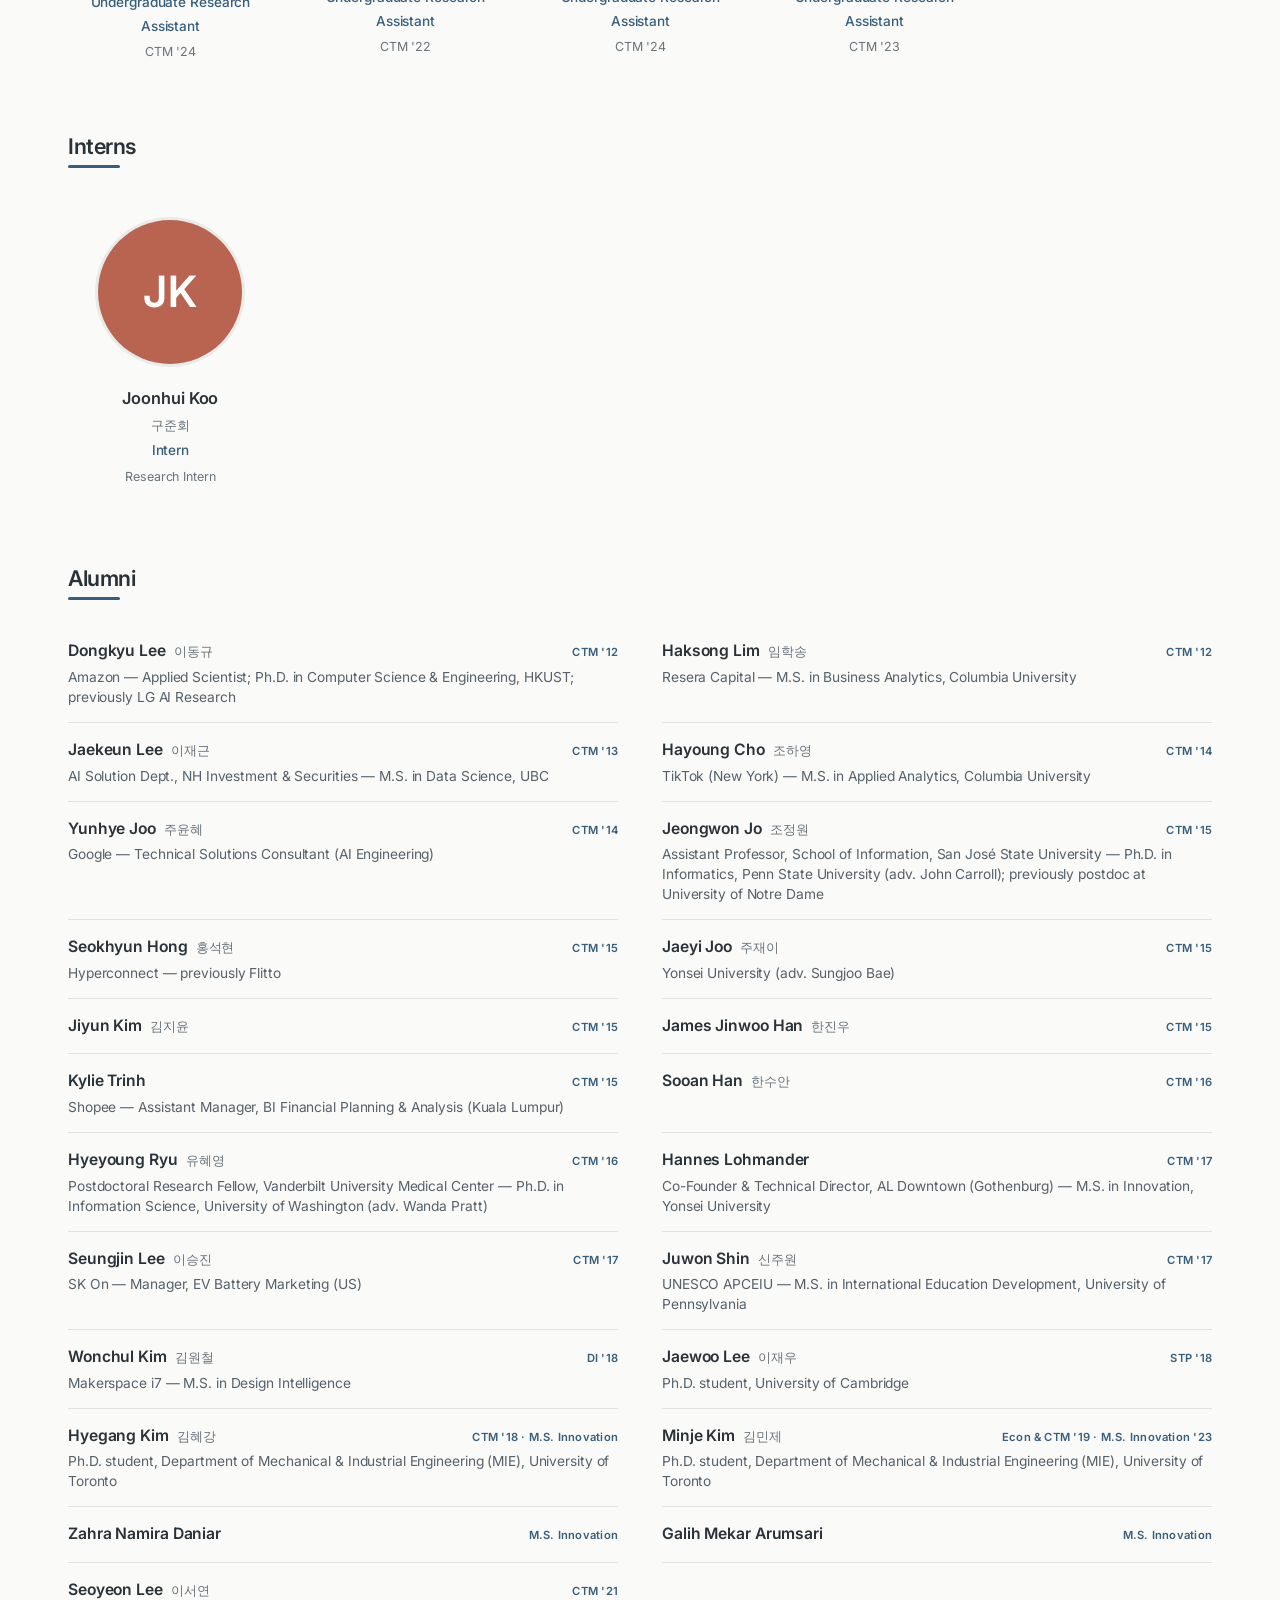
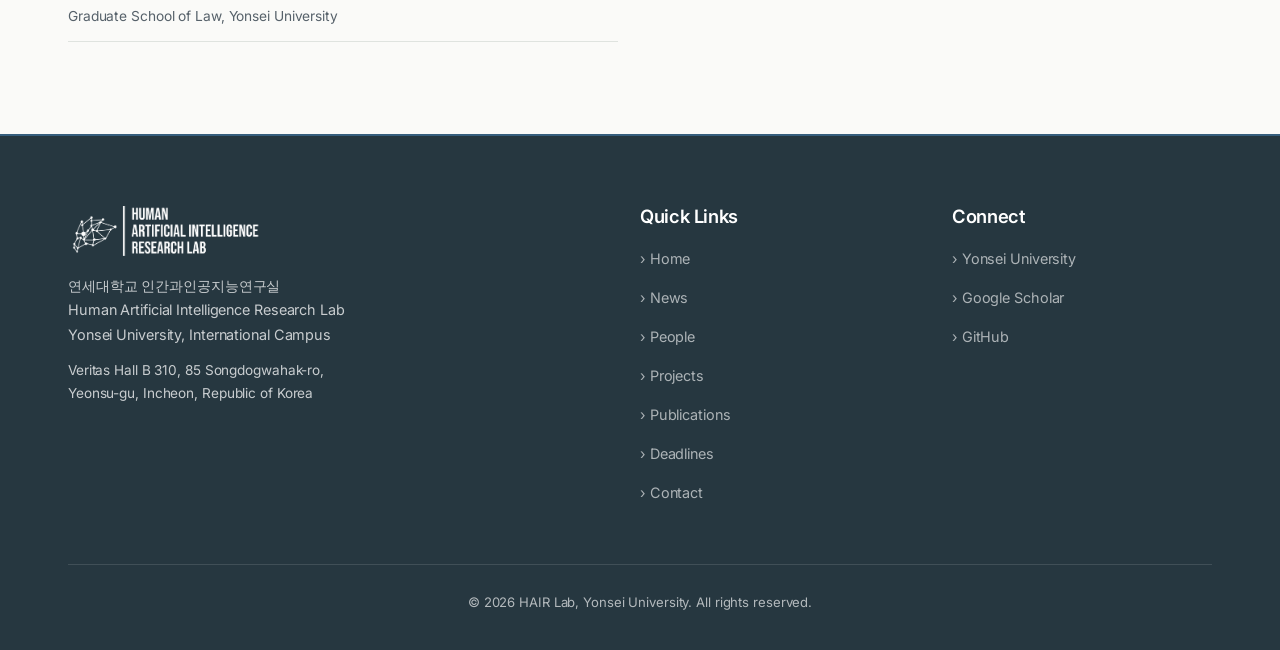
<file: member-detail.html>
<!DOCTYPE html>
<html lang="en">
<head>
  <meta charset="UTF-8">
  <meta name="viewport" content="width=device-width, initial-scale=1.0">
  <meta name="description" content="Member profile at HAIR Lab, Yonsei University.">
  <title>Member | HAIR Lab</title>
  <link rel="stylesheet" href="css/style.css">
</head>
<body>
  <div class="page-header">
    <div class="container">
      <a href="members.html" style="color:rgba(255,255,255,.7);font-size:.9rem;">← Back to People</a>
    </div>
  </div>

  <section class="section" id="member-detail">
    <div class="container">
      <div class="member-detail-layout">
        <div class="member-detail-main">
          <div id="member-profile"><div class="loading">Loading profile…</div></div>
          <div id="member-cv" style="margin-top:48px;"></div>
          <div id="member-projects" style="margin-top:48px;"></div>
          <div id="member-publications" style="margin-top:48px;"></div>
        </div>
        <div class="news-detail-sidebar" id="member-news"></div>
      </div>
    </div>
  </section>

  <script src="js/data.js"></script>

  <script src="js/common.js"></script>
  <script src="js/member-detail.js"></script>
</body>
</html>
</file>
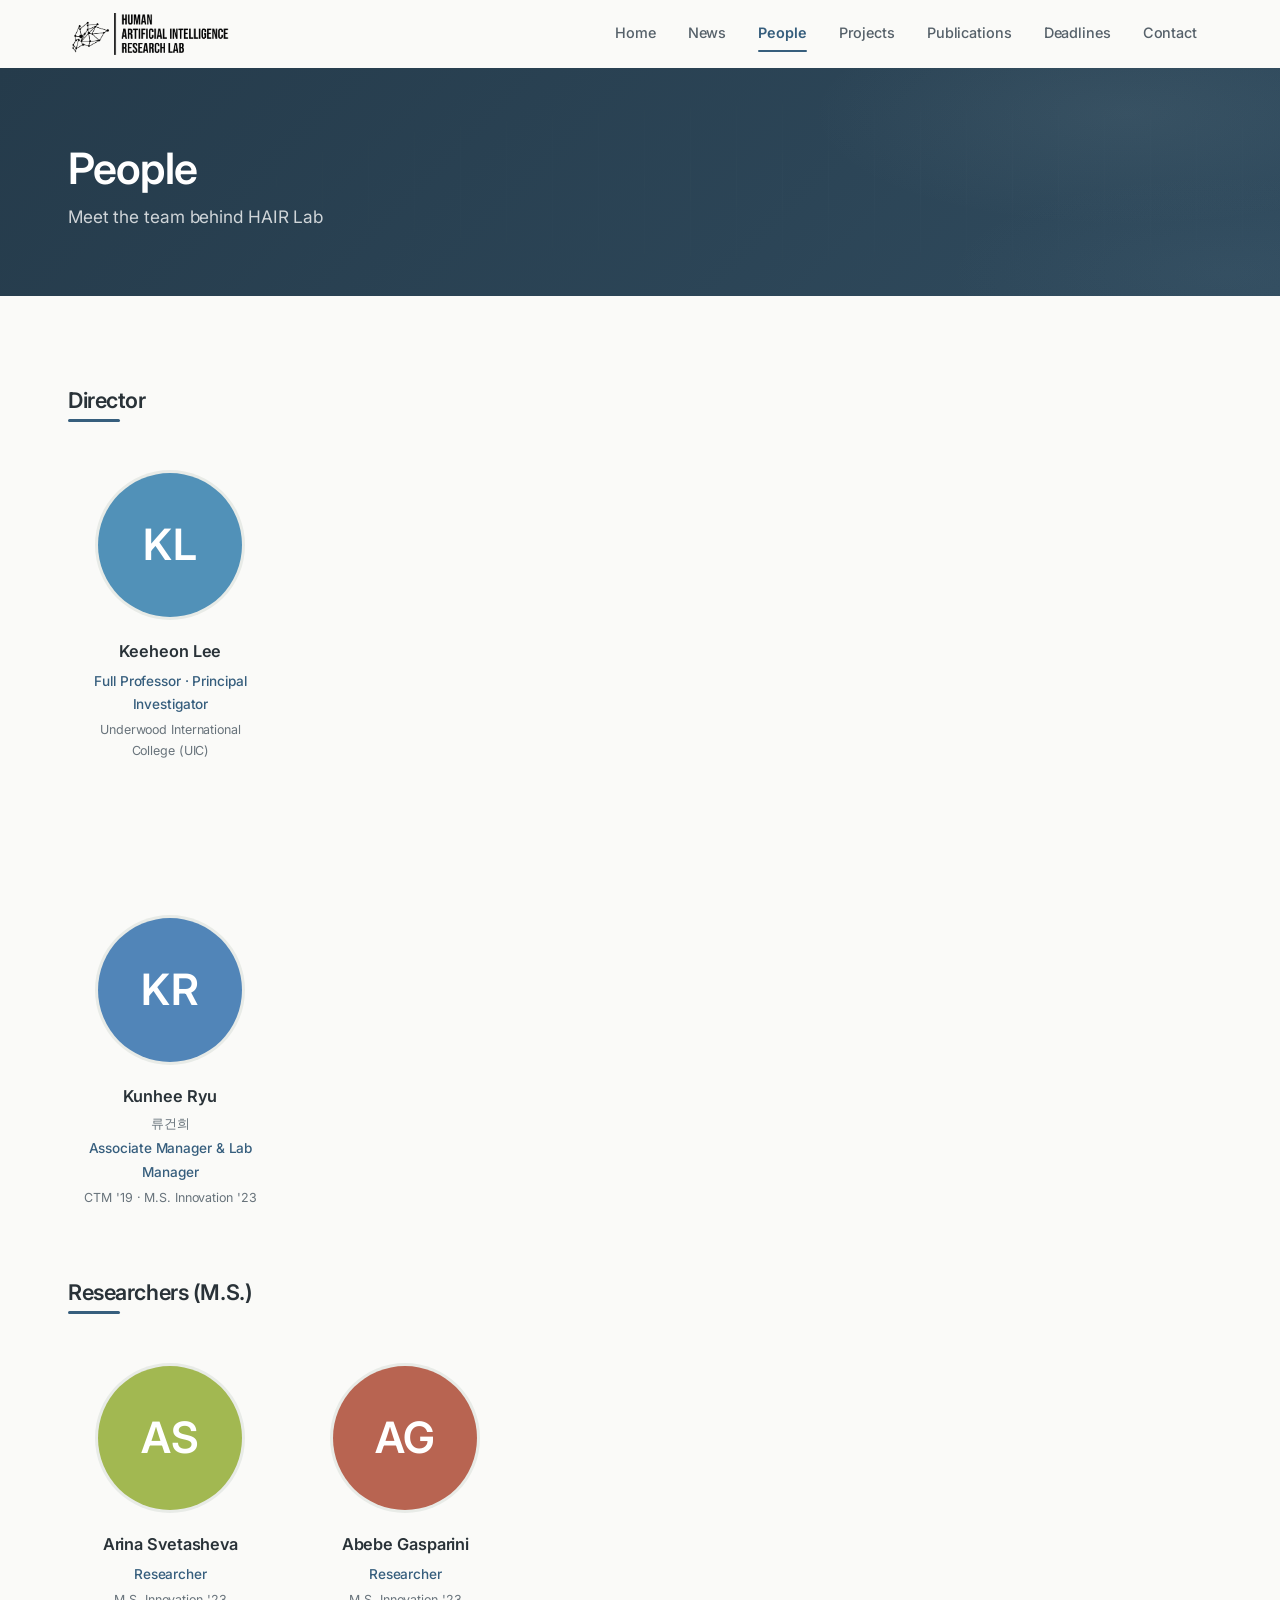
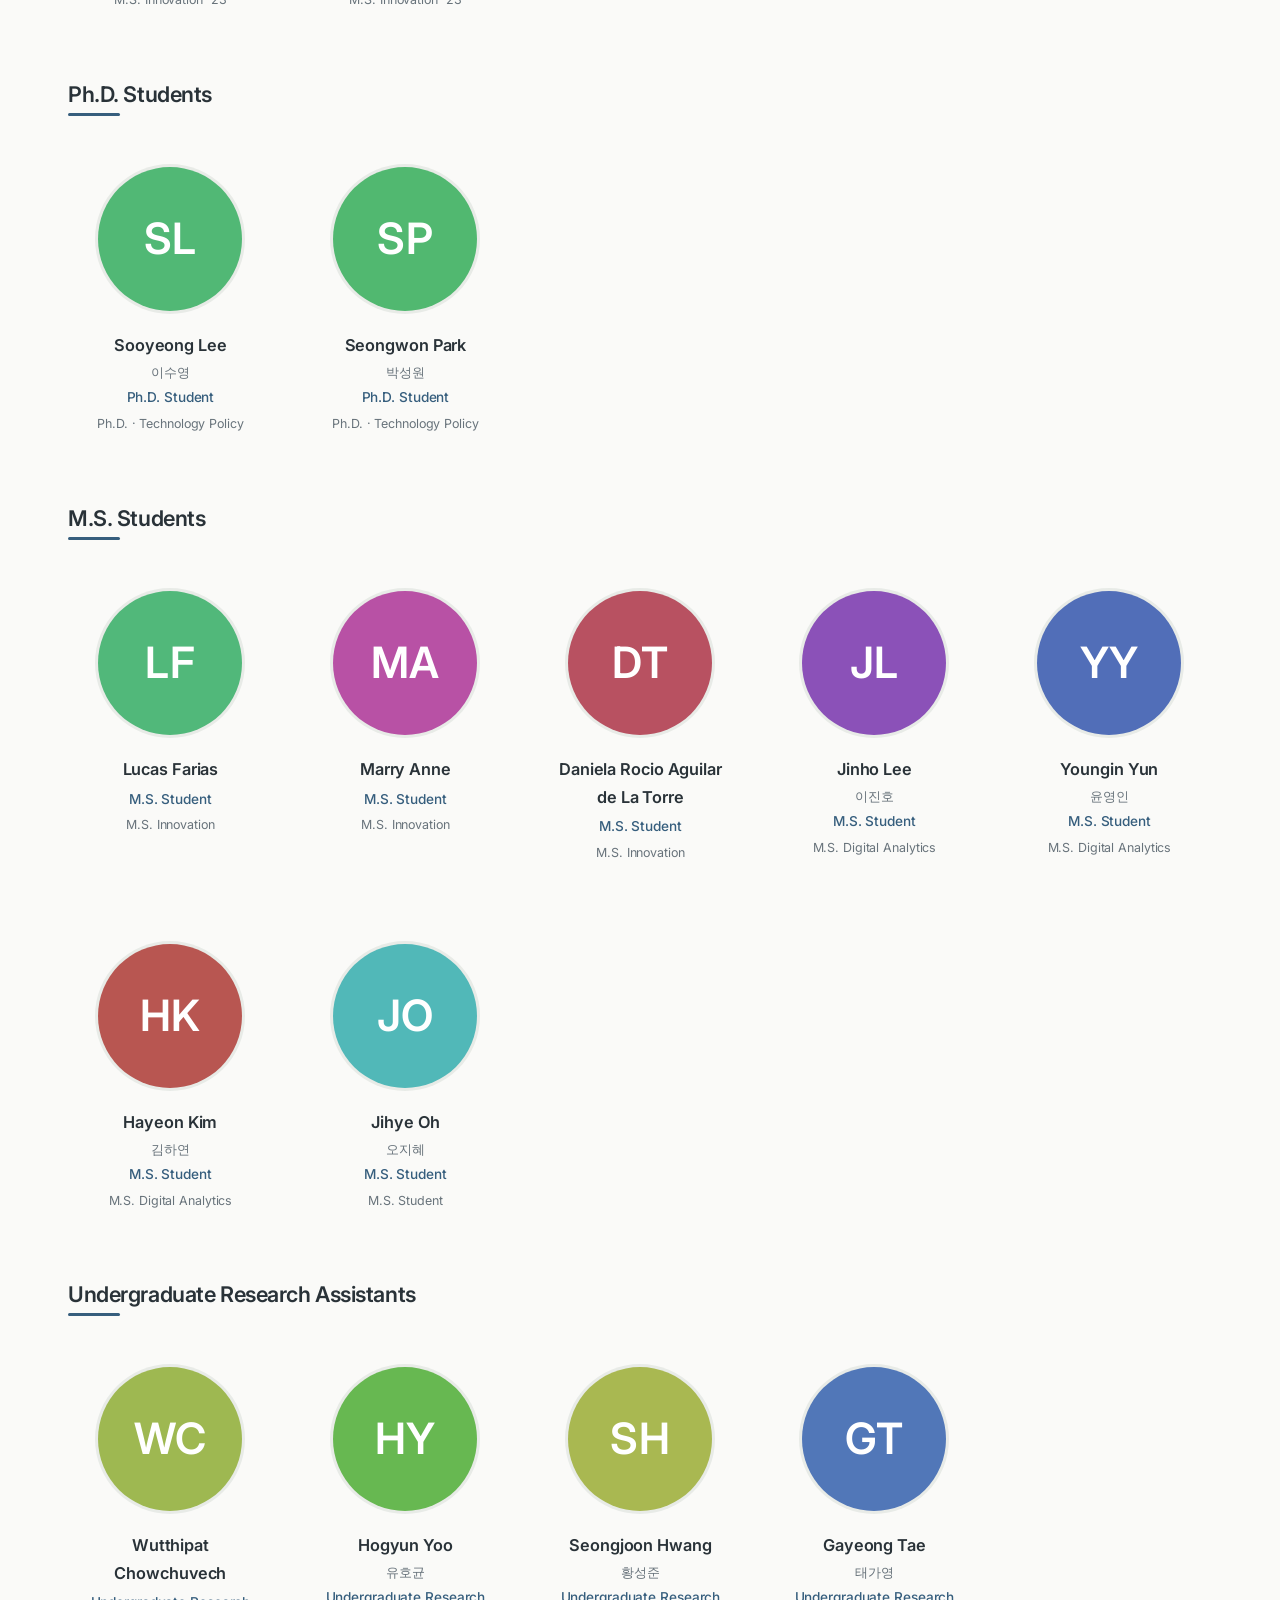
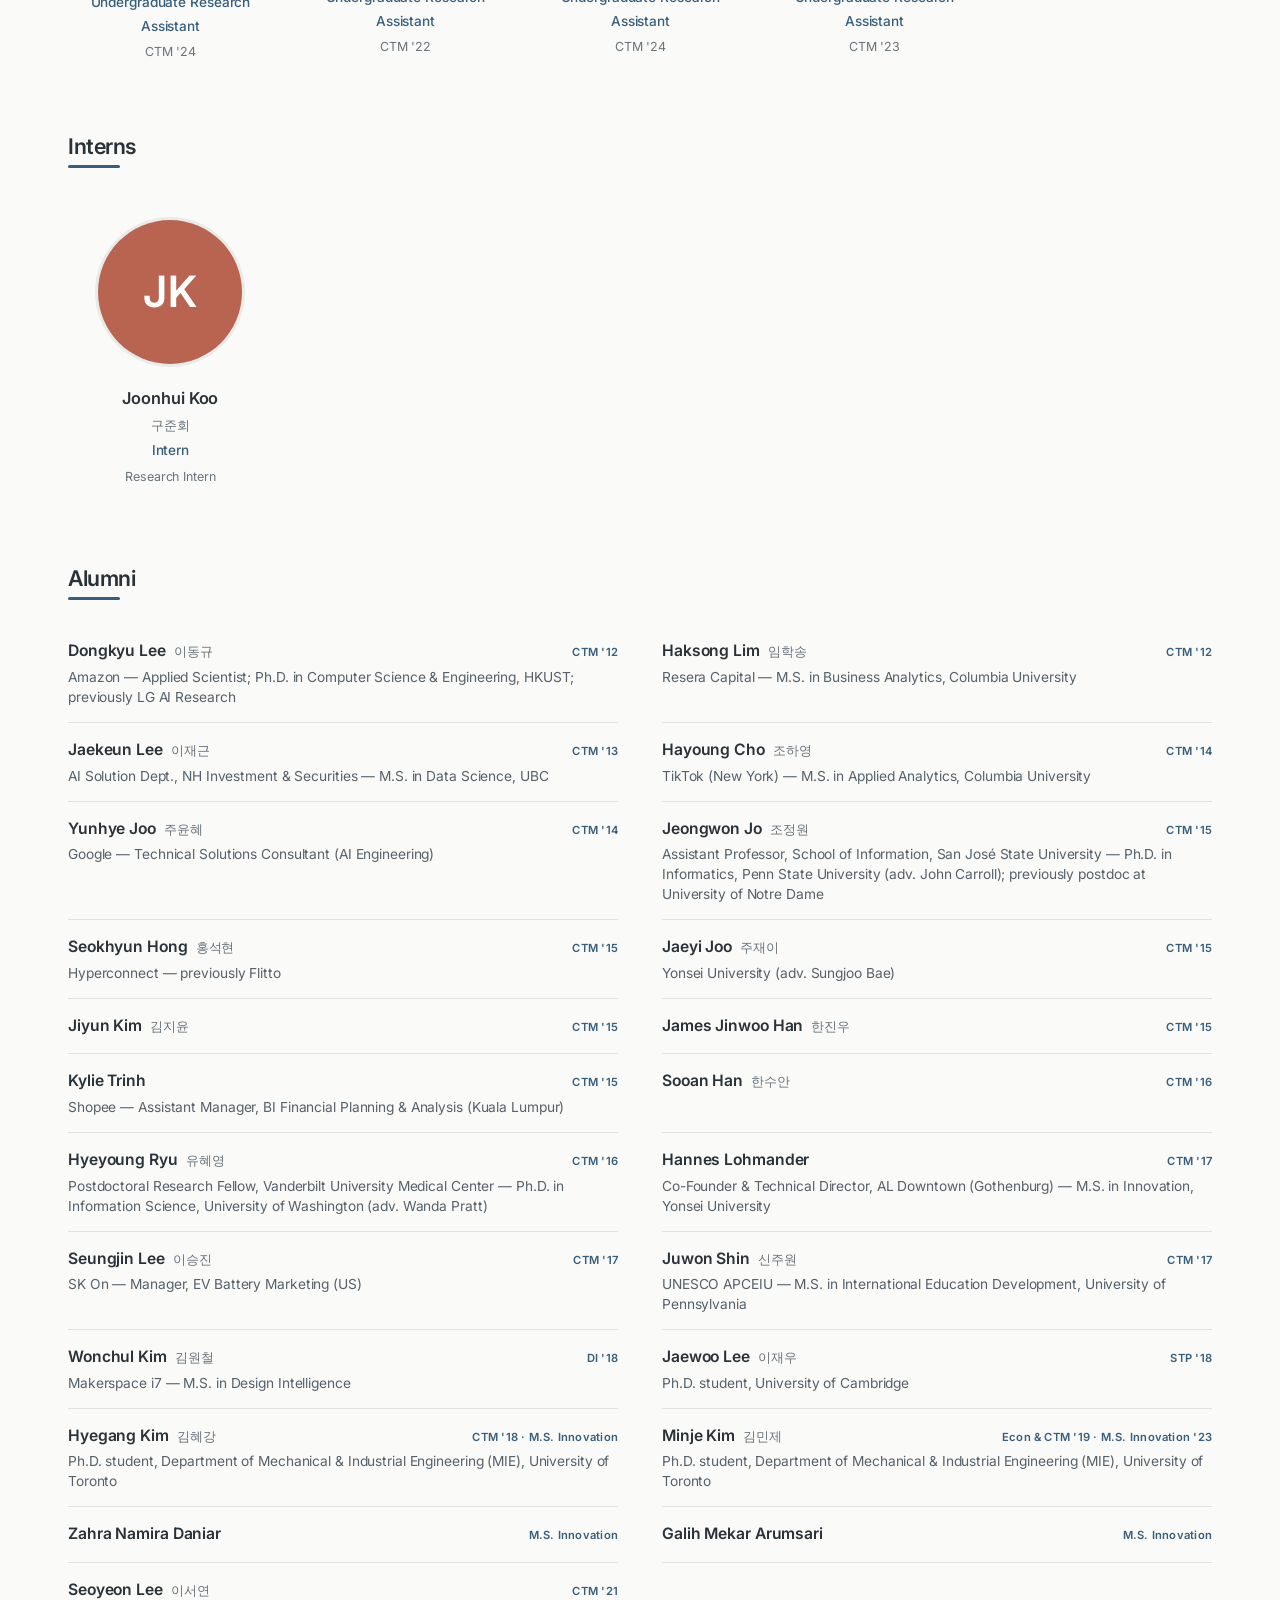
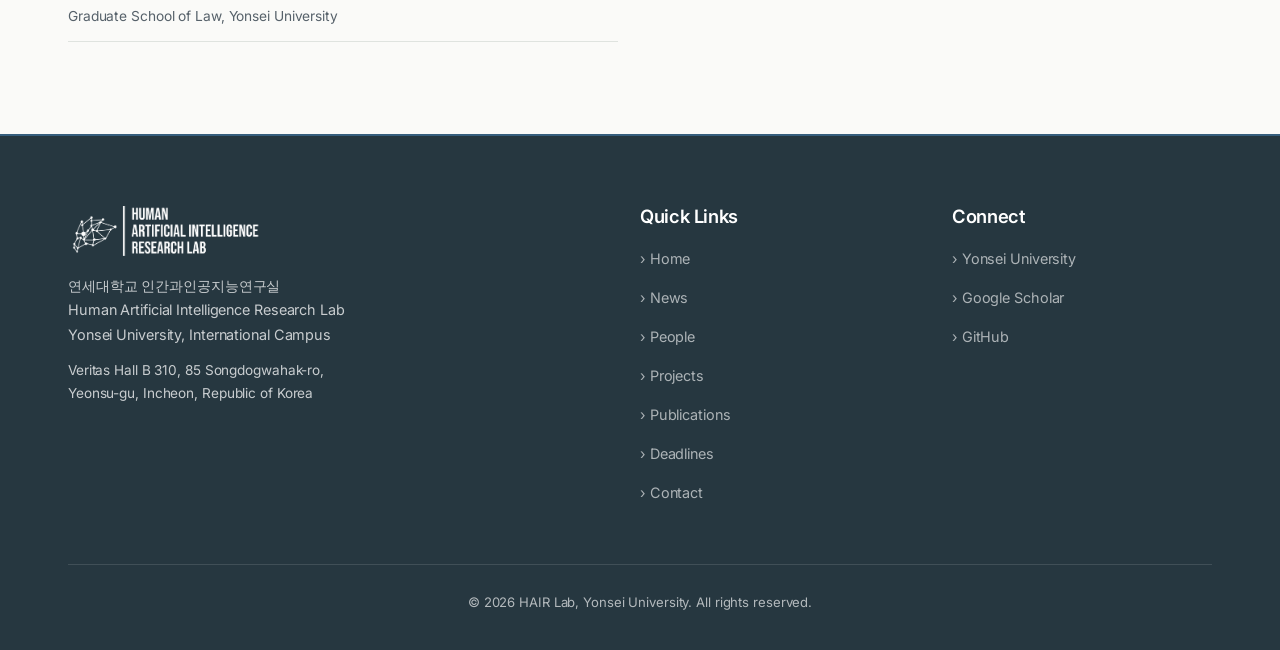
<file: members.html>
<!DOCTYPE html>
<html lang="en">
<head>
  <meta charset="UTF-8">
  <meta name="viewport" content="width=device-width, initial-scale=1.0">
  <meta name="description" content="Meet the researchers, students, and staff at HAIR Lab, Yonsei University.">
  <title>People | HAIR Lab</title>
  <link rel="stylesheet" href="css/style.css">
</head>
<body>
  <div class="page-header">
    <div class="container">
      <h1>People</h1>
      <p>Meet the team behind HAIR Lab</p>
    </div>
  </div>

  <section class="section">
    <div class="container" id="members-container">
      <div class="loading">Loading members…</div>
    </div>
  </section>

  <script src="js/data.js"></script>

  <script src="js/common.js"></script>
  <script src="js/members.js"></script>
</body>
</html>
</file>
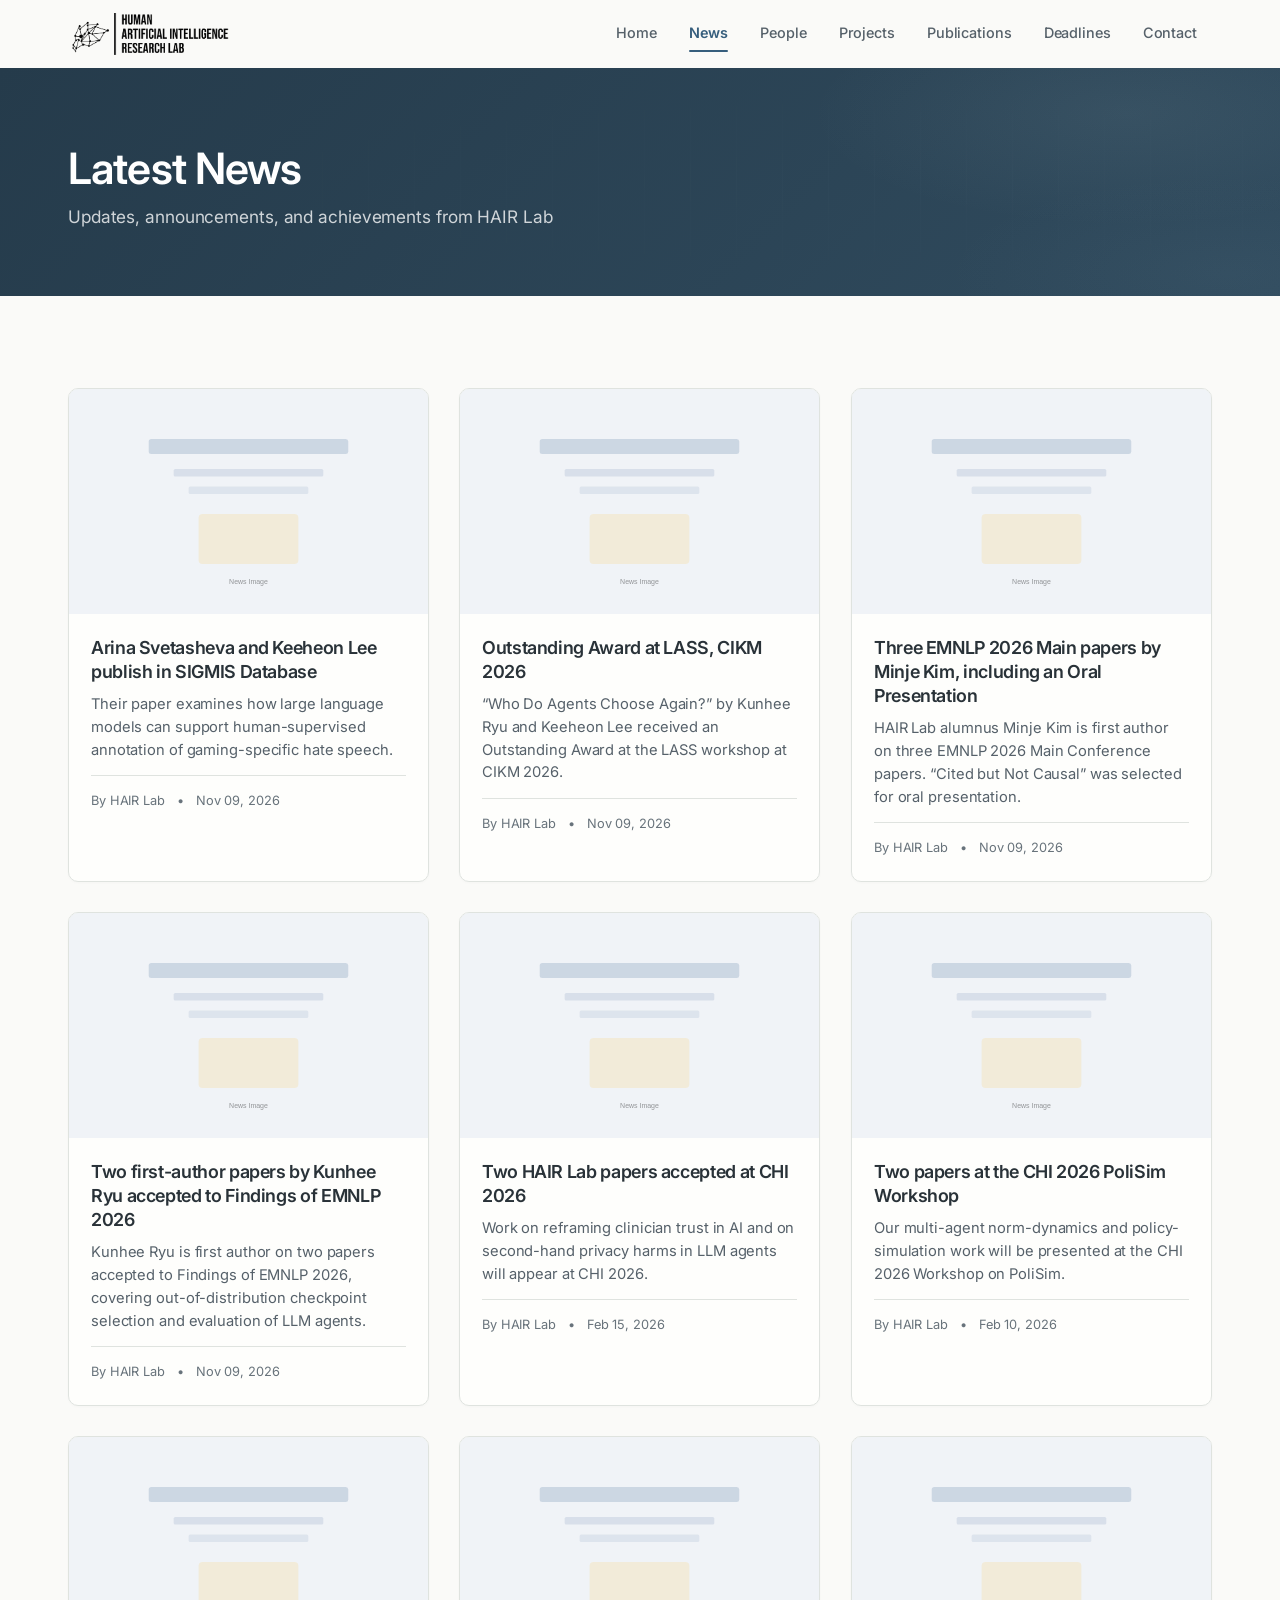
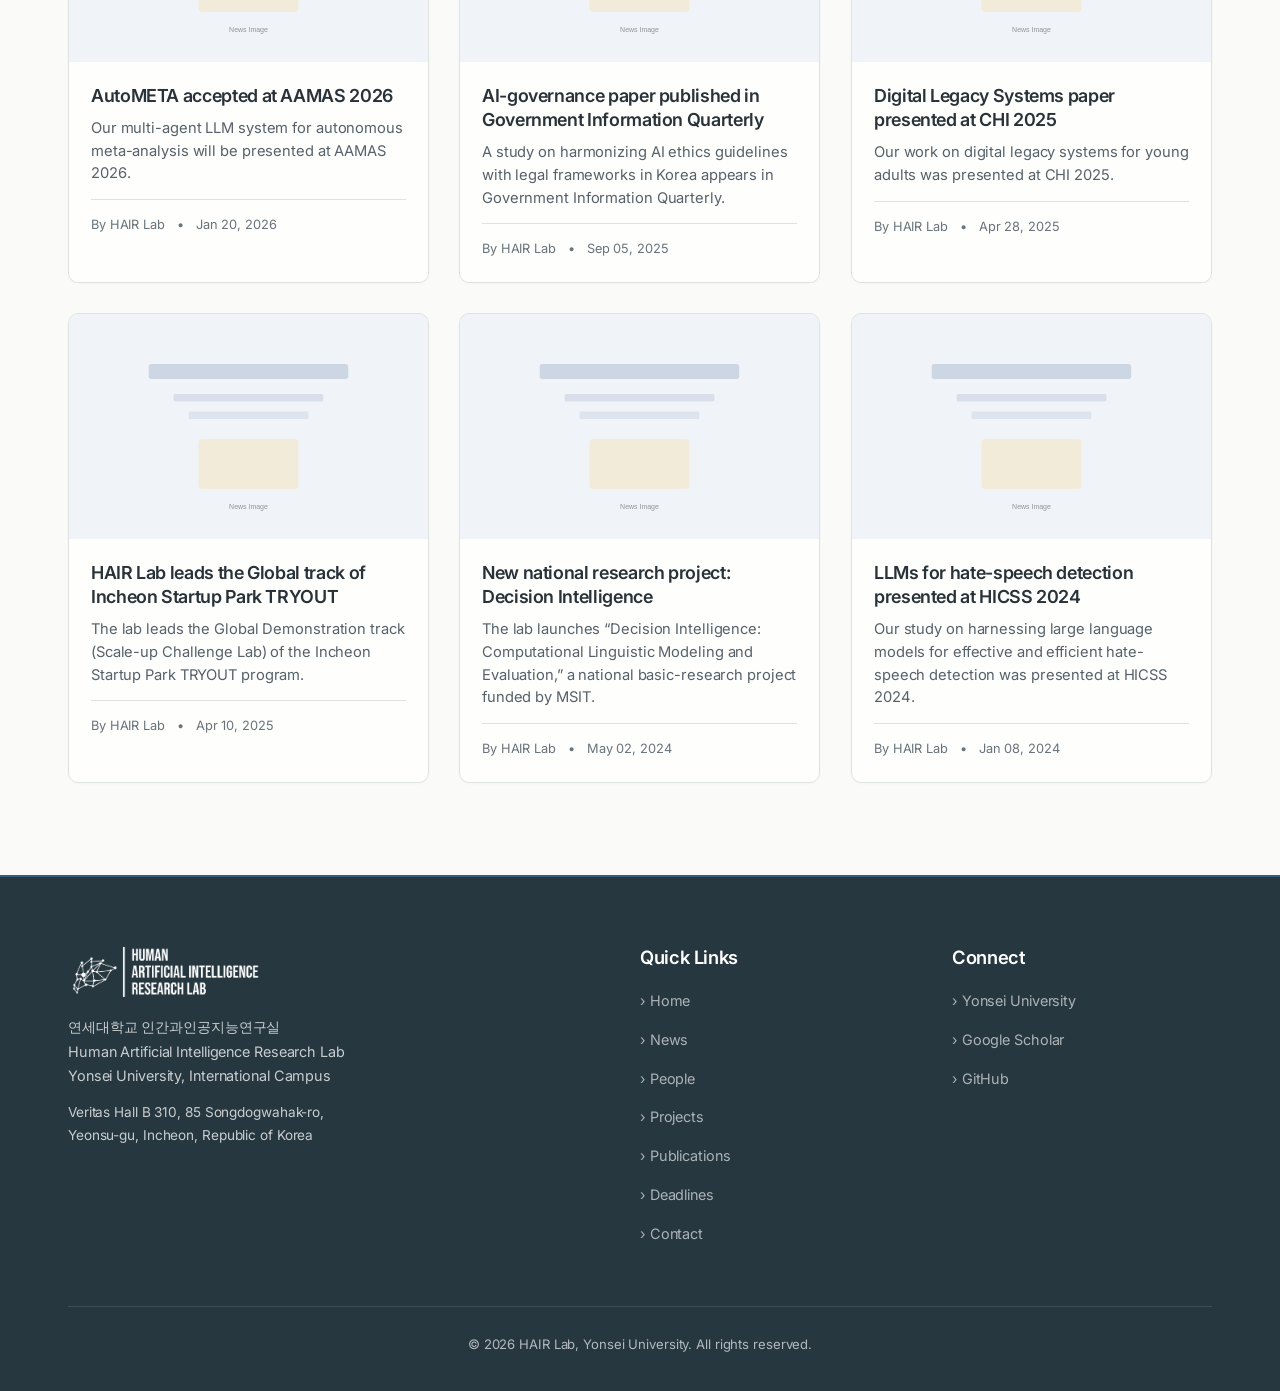
<file: news-detail.html>
<!DOCTYPE html>
<html lang="en">
<head>
  <meta charset="UTF-8">
  <meta name="viewport" content="width=device-width, initial-scale=1.0">
  <meta name="description" content="News article from HAIR Lab, Yonsei University.">
  <title>News | HAIR Lab</title>
  <link rel="stylesheet" href="css/style.css">
</head>
<body>
  <div class="page-header">
    <div class="container">
      <a href="news.html" style="color:rgba(255,255,255,.7);font-size:.9rem;">← Back to News</a>
    </div>
  </div>

  <section class="section" id="news-detail">
    <div class="container">
      <div class="news-detail-layout">
        <div class="news-detail-main" id="news-main">
          <div class="loading">Loading article…</div>
        </div>
        <aside class="news-detail-sidebar" id="news-sidebar"></aside>
      </div>
    </div>
  </section>

  <script src="js/data.js"></script>

  <script src="js/common.js"></script>
  <script src="js/news-detail.js"></script>
</body>
</html>
</file>
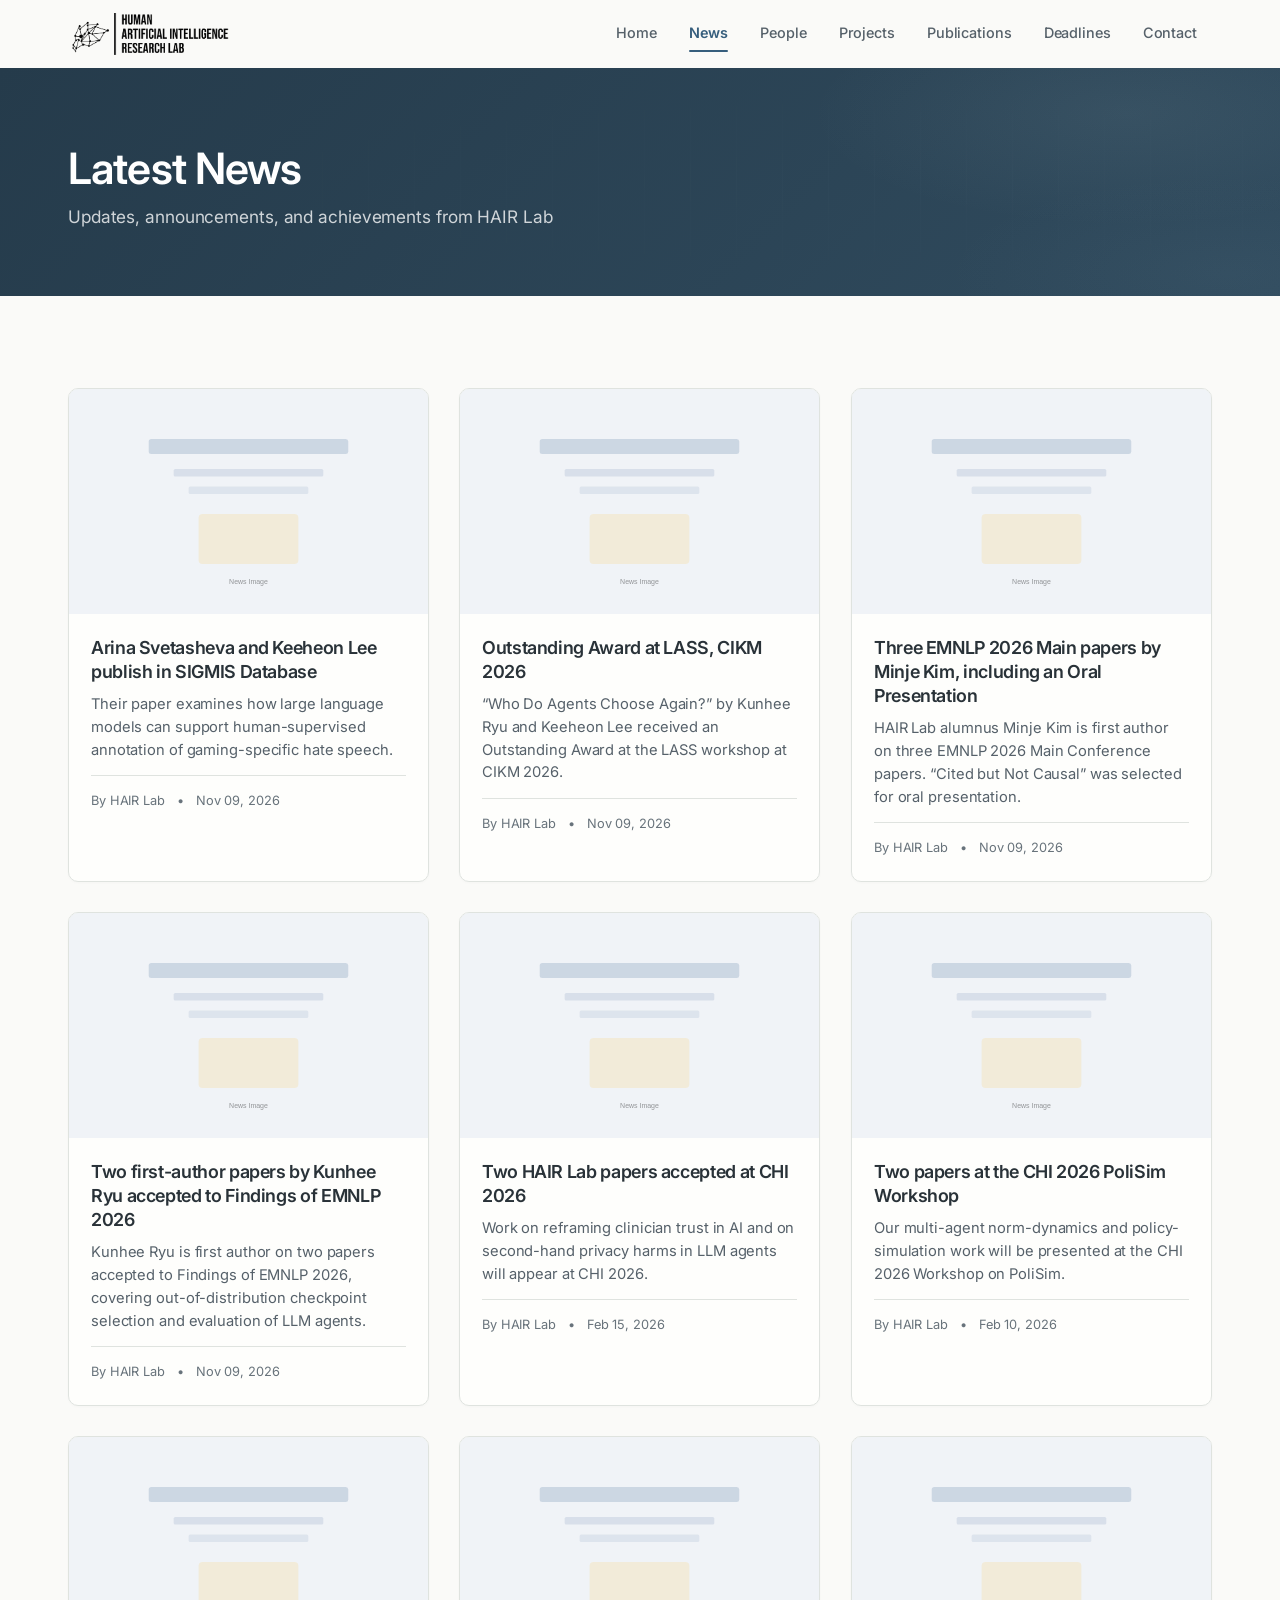
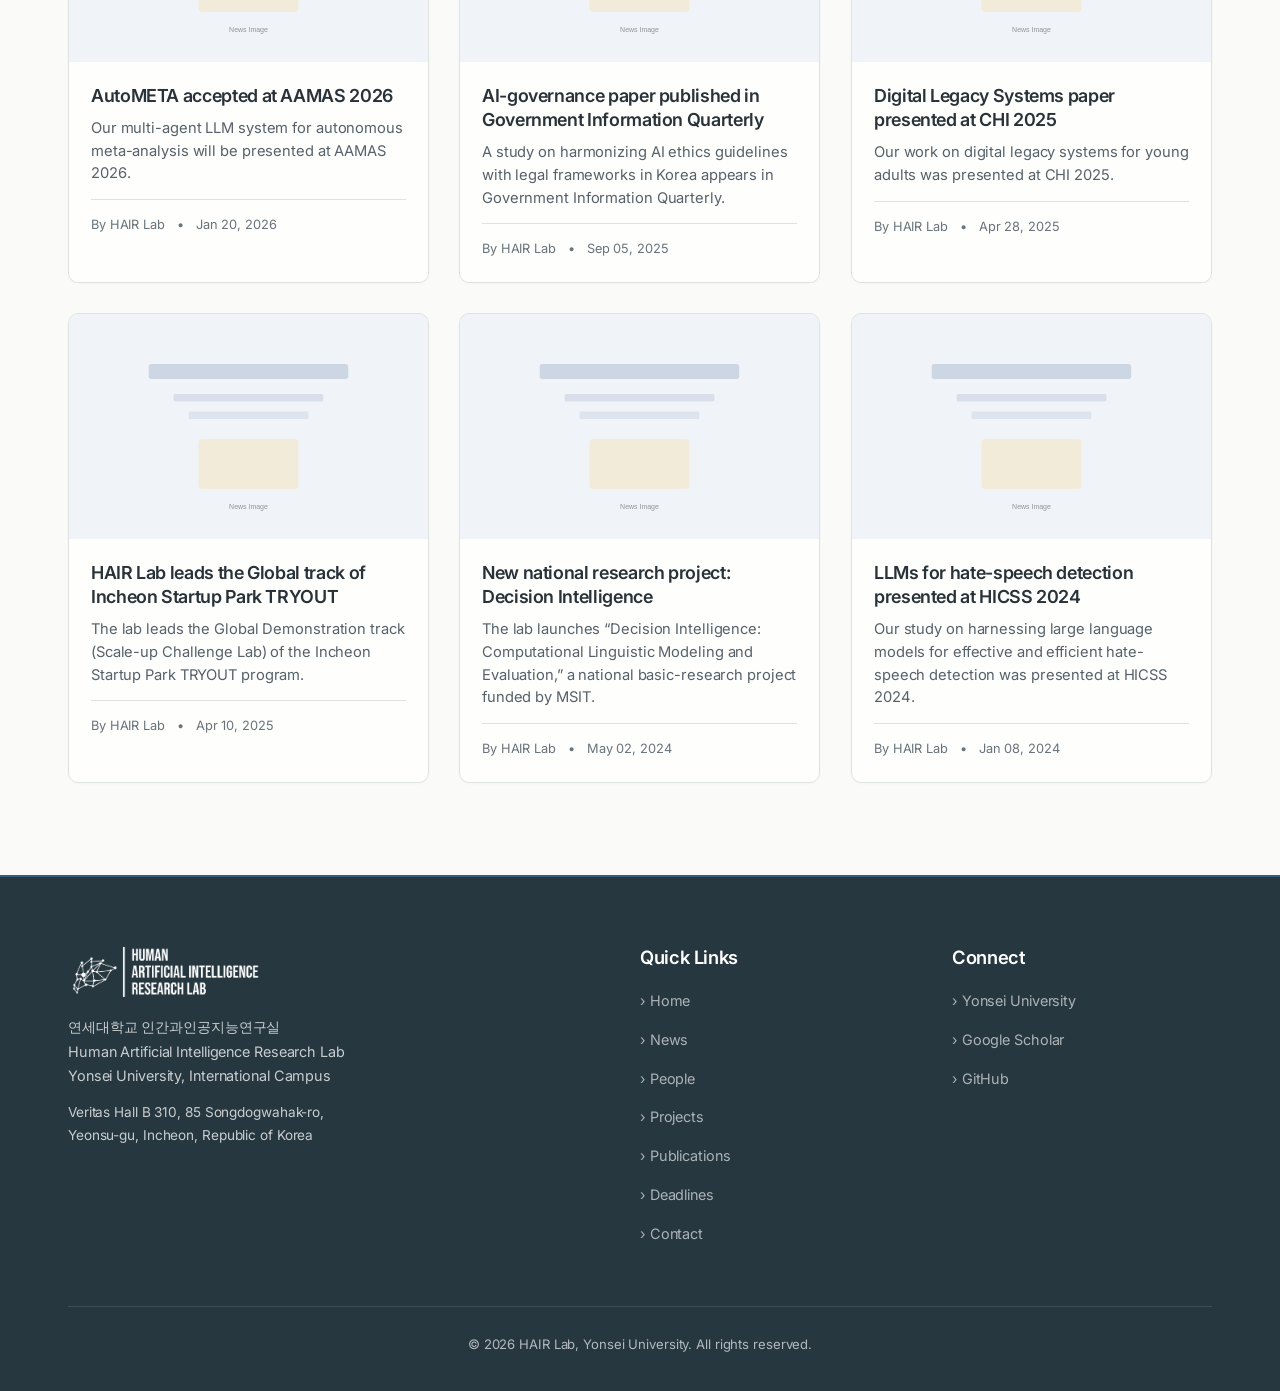
<file: news.html>
<!DOCTYPE html>
<html lang="en">
<head>
  <meta charset="UTF-8">
  <meta name="viewport" content="width=device-width, initial-scale=1.0">
  <meta name="description" content="Latest news and updates from HAIR Lab, Yonsei University.">
  <title>News | HAIR Lab</title>
  <link rel="stylesheet" href="css/style.css">
</head>
<body>
  <div class="page-header">
    <div class="container">
      <h1>Latest News</h1>
      <p>Updates, announcements, and achievements from HAIR Lab</p>
    </div>
  </div>

  <section class="section">
    <div class="container">
      <div class="card-grid" id="news-list">
        <div class="loading">Loading news…</div>
      </div>
    </div>
  </section>

  <script src="js/data.js"></script>

  <script src="js/common.js"></script>
  <script src="js/news.js"></script>
</body>
</html>
</file>
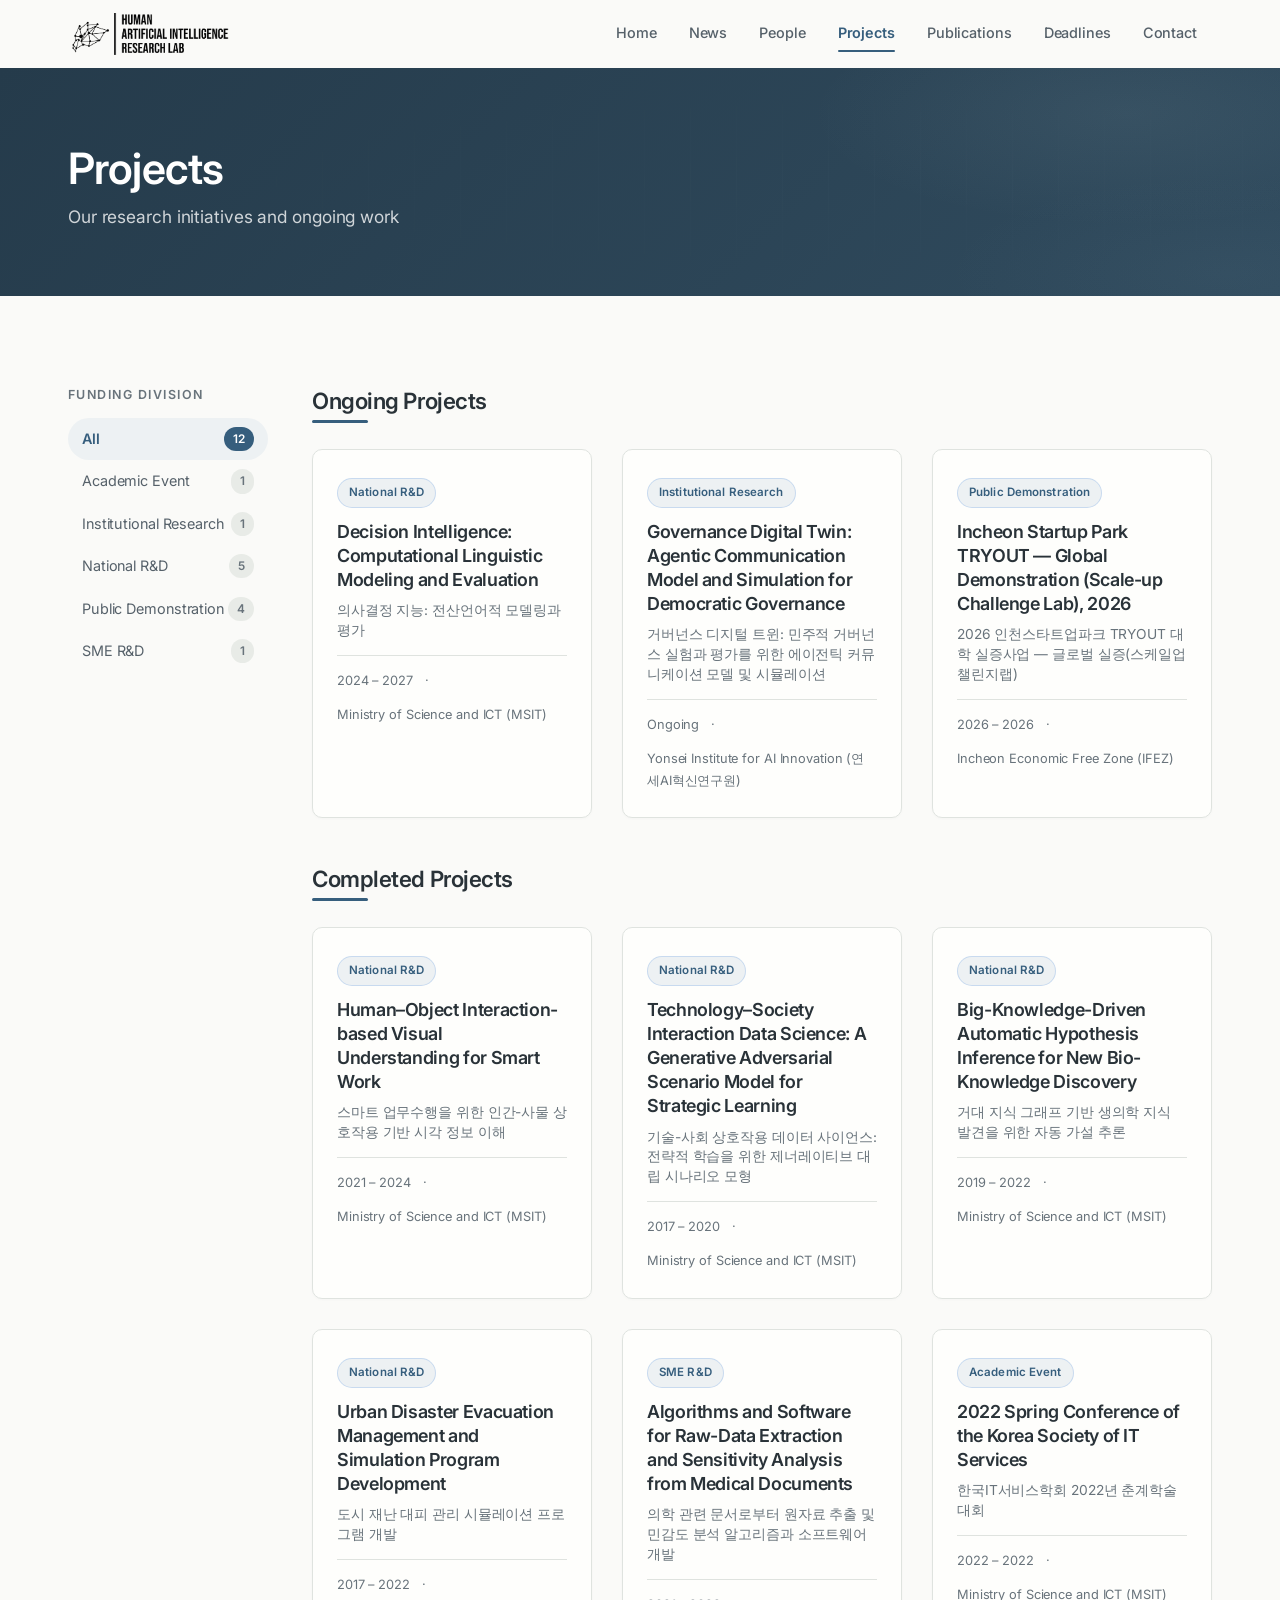
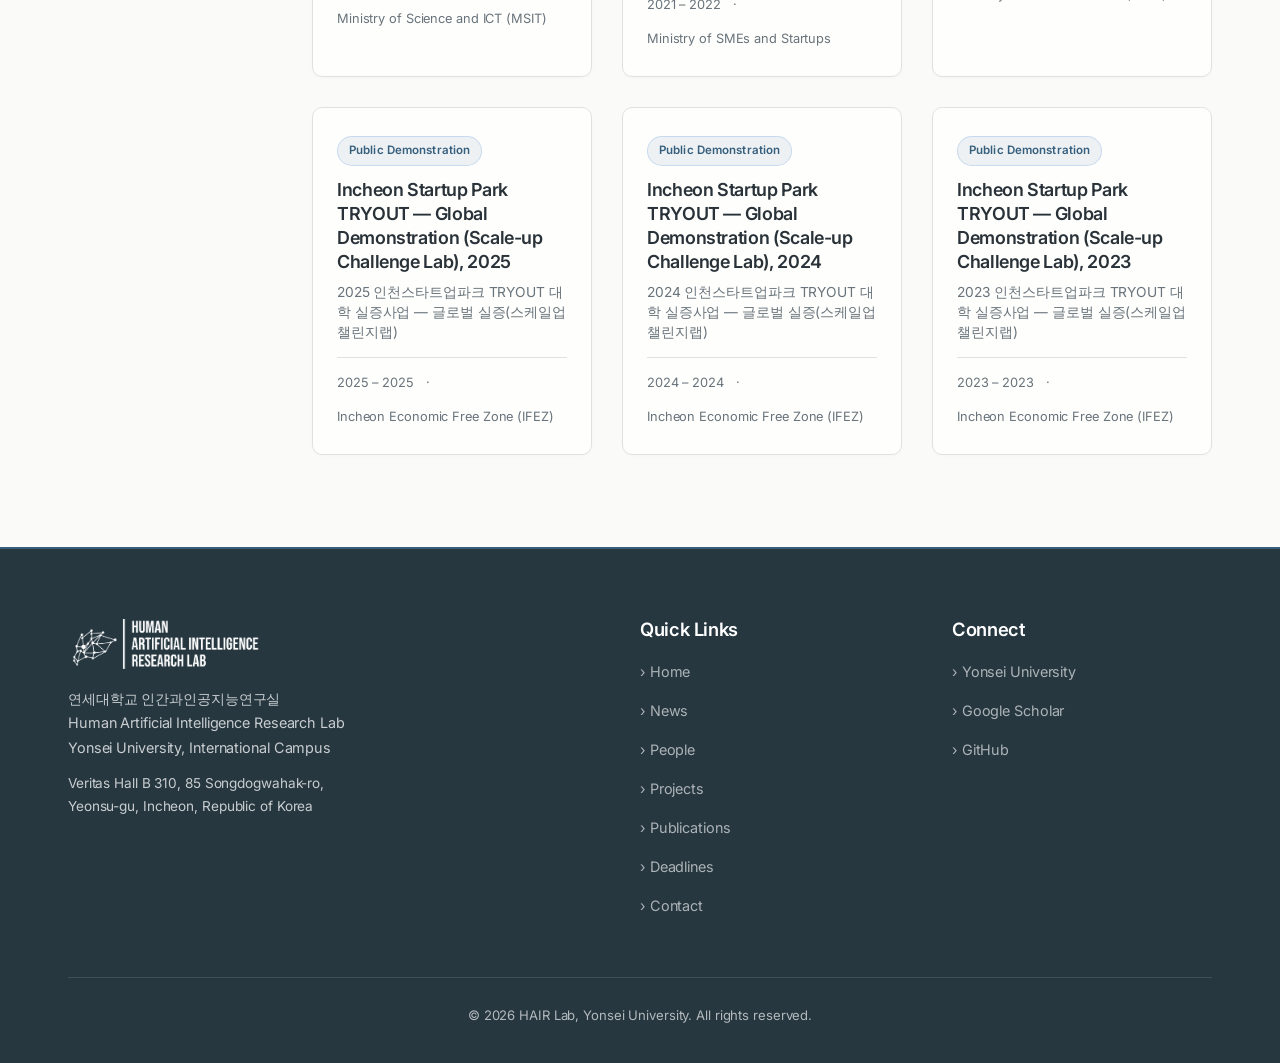
<file: project-detail.html>
<!DOCTYPE html>
<html lang="en">
<head>
  <meta charset="UTF-8">
  <meta name="viewport" content="width=device-width, initial-scale=1.0">
  <meta name="description" content="Project details from HAIR Lab, Yonsei University.">
  <title>Project | HAIR Lab</title>
  <link rel="stylesheet" href="css/style.css">
</head>
<body>
  <div class="page-header">
    <div class="container">
      <a href="projects.html" style="color:rgba(255,255,255,.7);font-size:.9rem;">← Back to Projects</a>
    </div>
  </div>

  <section class="section" id="project-detail">
    <div class="container">
      <h1 id="project-title" style="font-size:2rem;margin-bottom:24px;"></h1>
      <div class="project-detail-layout">
        <div class="project-detail-main" id="project-main">
          <div class="loading">Loading project…</div>
        </div>
        <aside class="project-detail-sidebar" id="project-sidebar"></aside>
      </div>
    </div>
  </section>

  <script src="js/data.js"></script>

  <script src="js/common.js"></script>
  <script src="js/project-detail.js"></script>
</body>
</html>
</file>
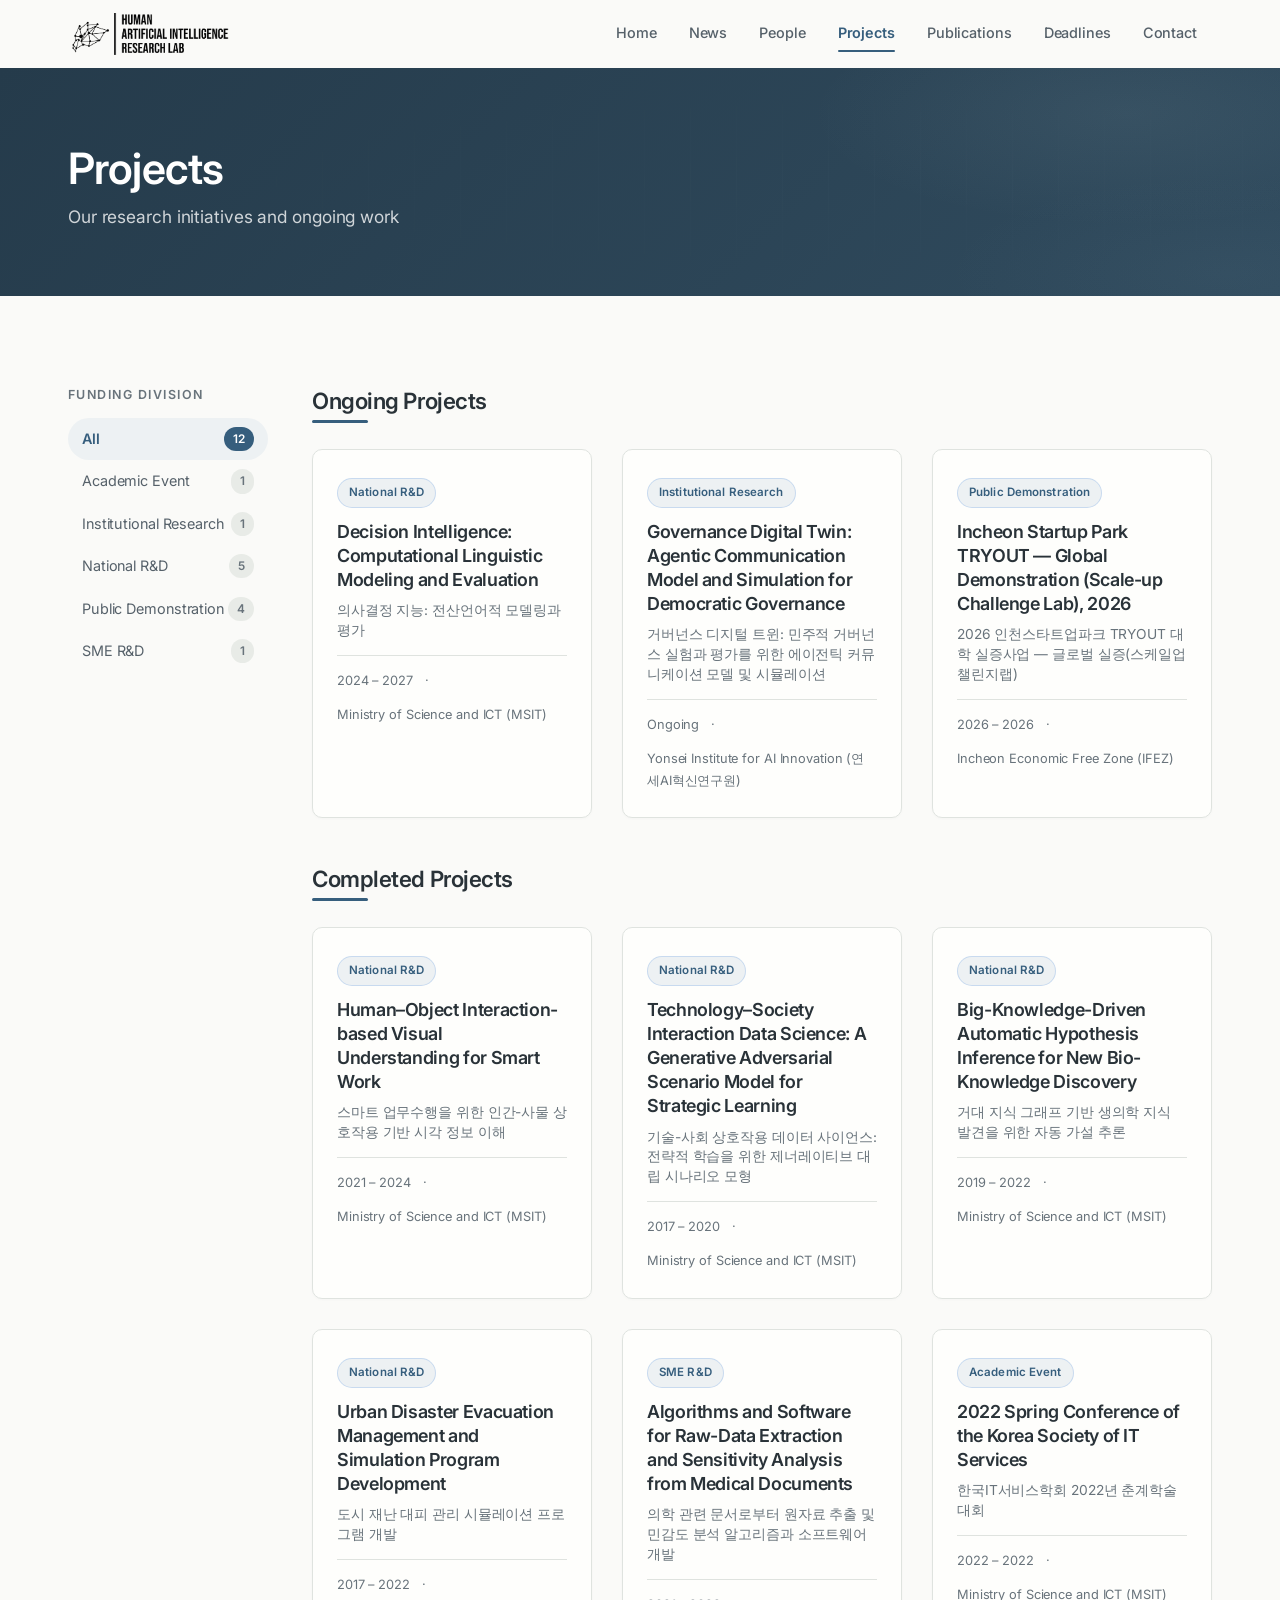
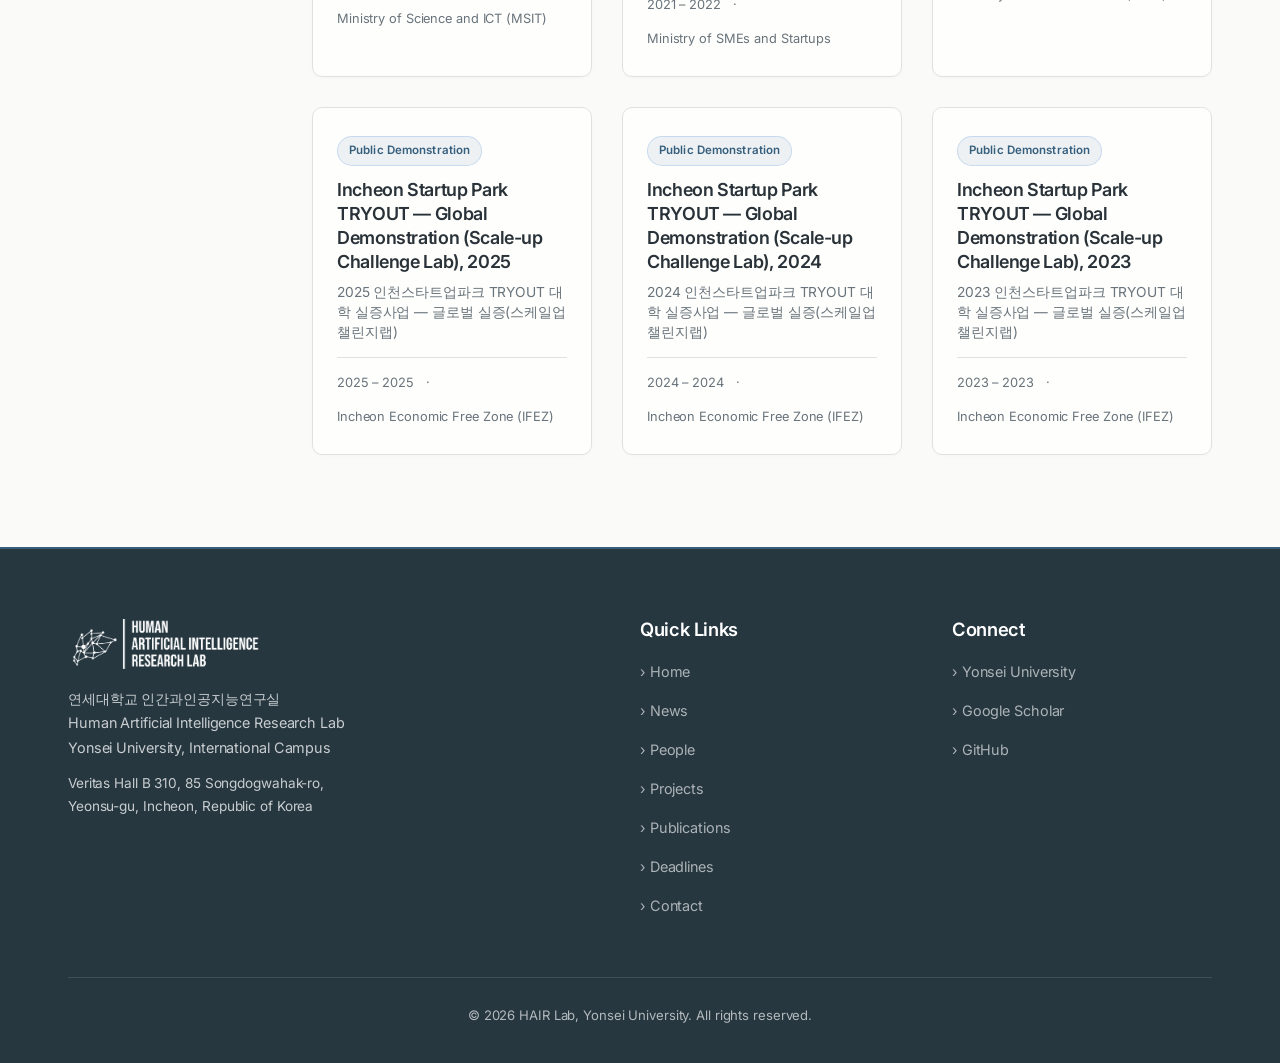
<file: projects.html>
<!DOCTYPE html>
<html lang="en">
<head>
  <meta charset="UTF-8">
  <meta name="viewport" content="width=device-width, initial-scale=1.0">
  <meta name="description" content="Research projects at HAIR Lab, Yonsei University.">
  <title>Projects | HAIR Lab</title>
  <link rel="stylesheet" href="css/style.css">
</head>
<body>
  <div class="page-header">
    <div class="container">
      <h1>Projects</h1>
      <p>Our research initiatives and ongoing work</p>
    </div>
  </div>

  <section class="section">
    <div class="container">
      <div class="projects-layout">
        <aside class="projects-sidebar" id="project-filters">
          <div class="loading">Loading…</div>
        </aside>
        <div class="projects-main" id="project-list">
          <div class="loading">Loading projects…</div>
        </div>
      </div>
    </div>
  </section>

  <script src="js/data.js"></script>

  <script src="js/common.js"></script>
  <script src="js/projects.js"></script>
</body>
</html>
</file>
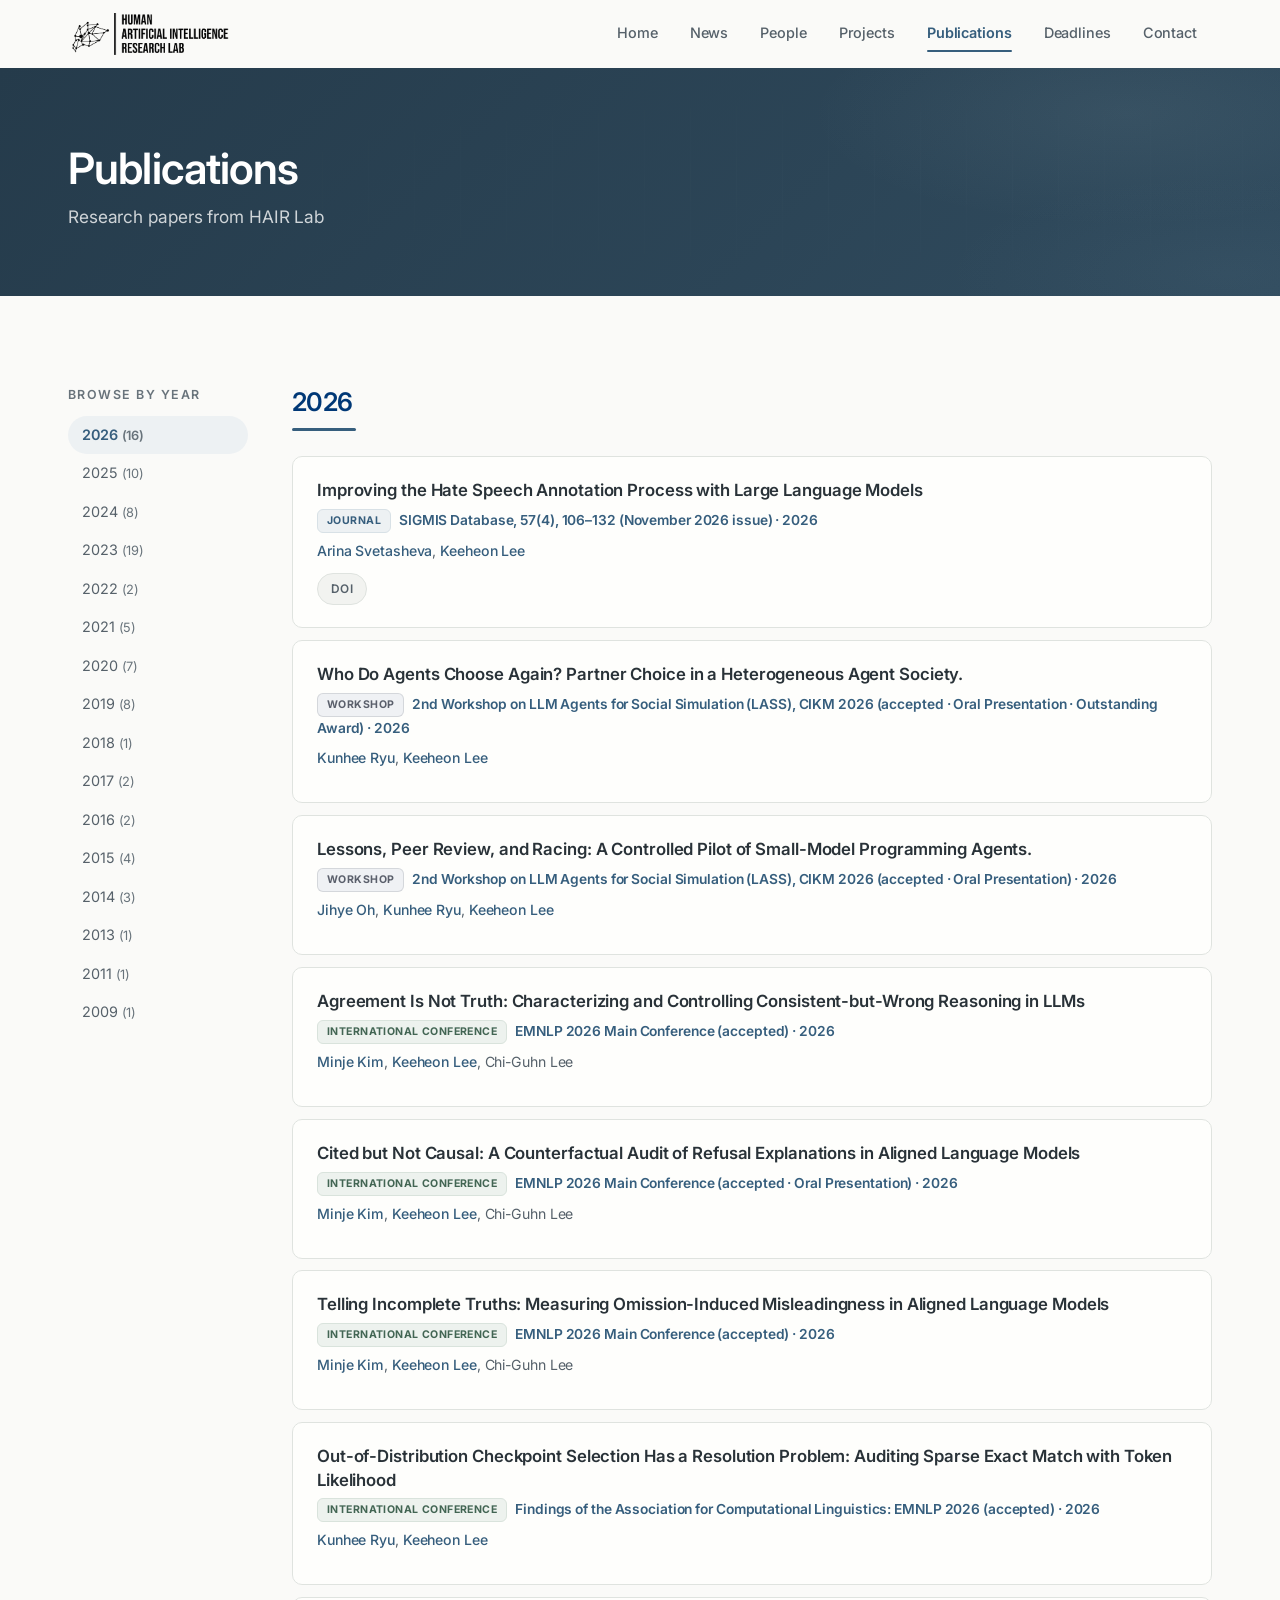
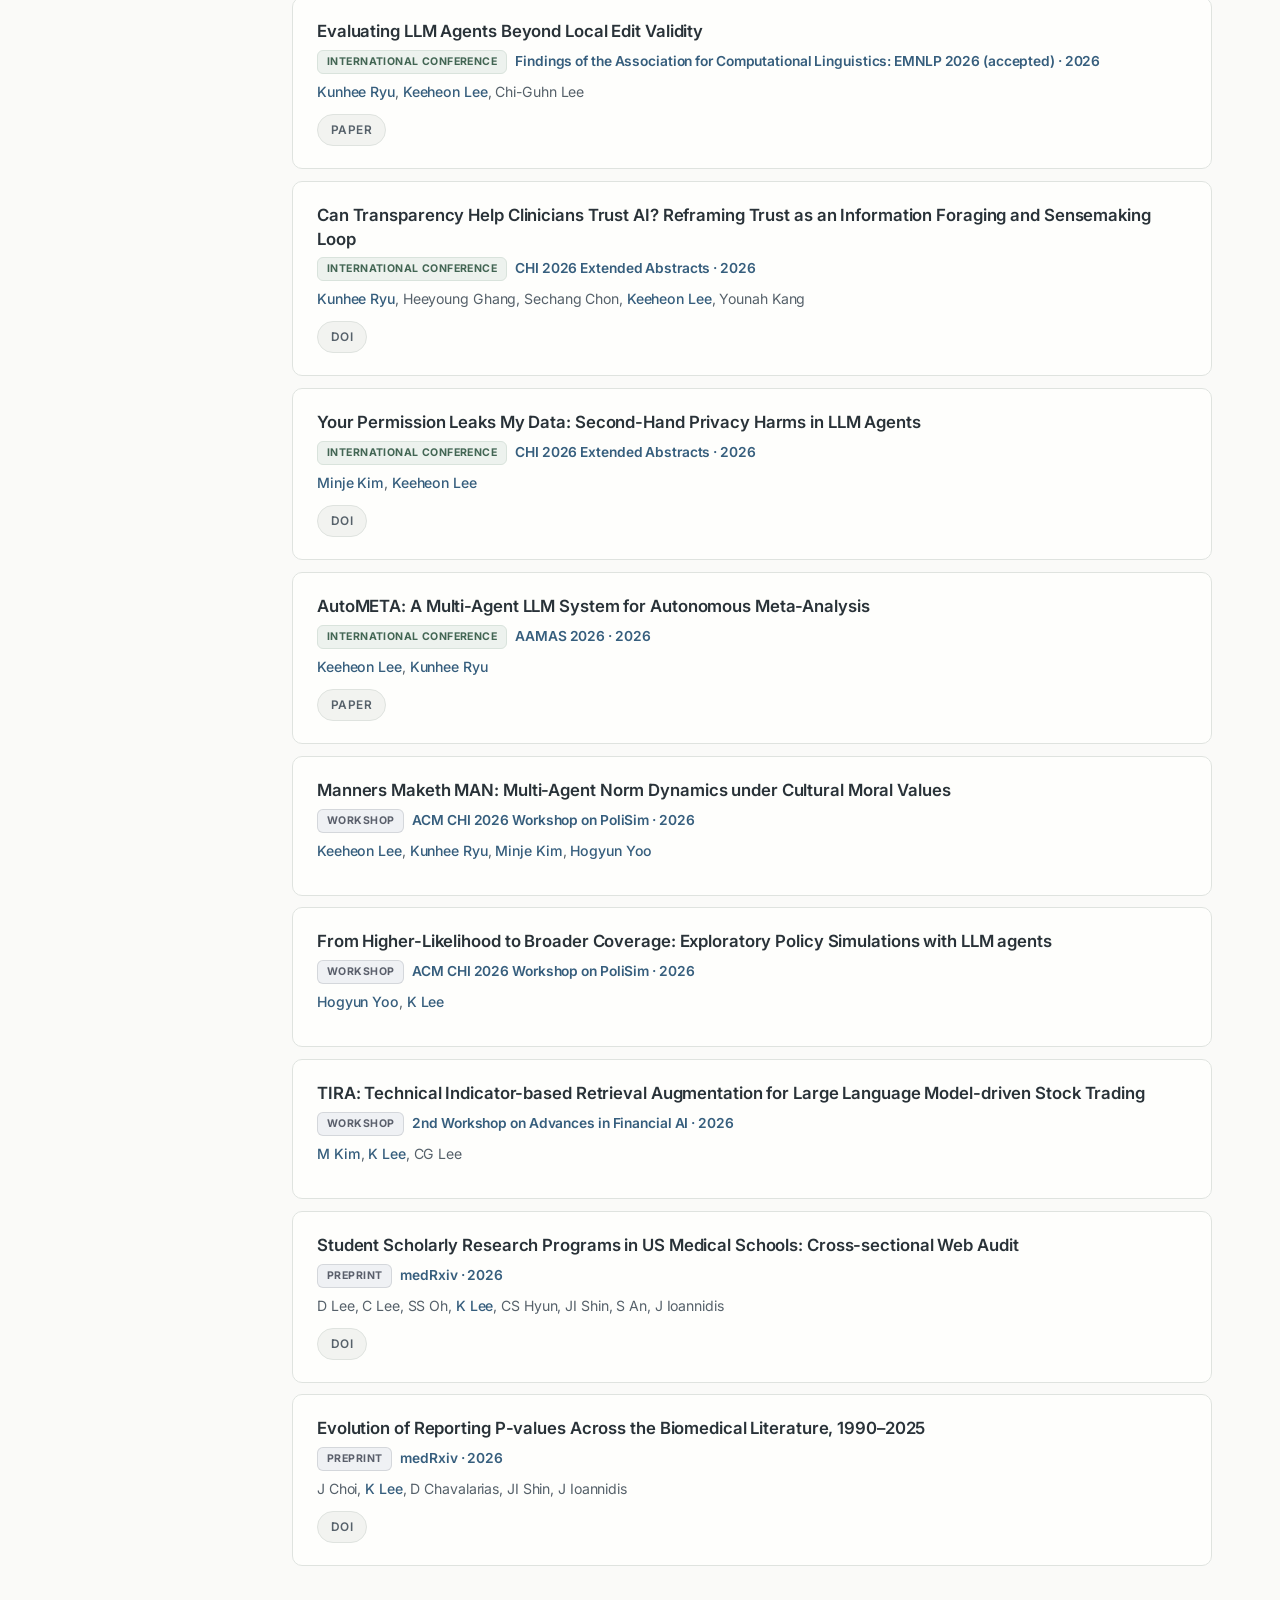
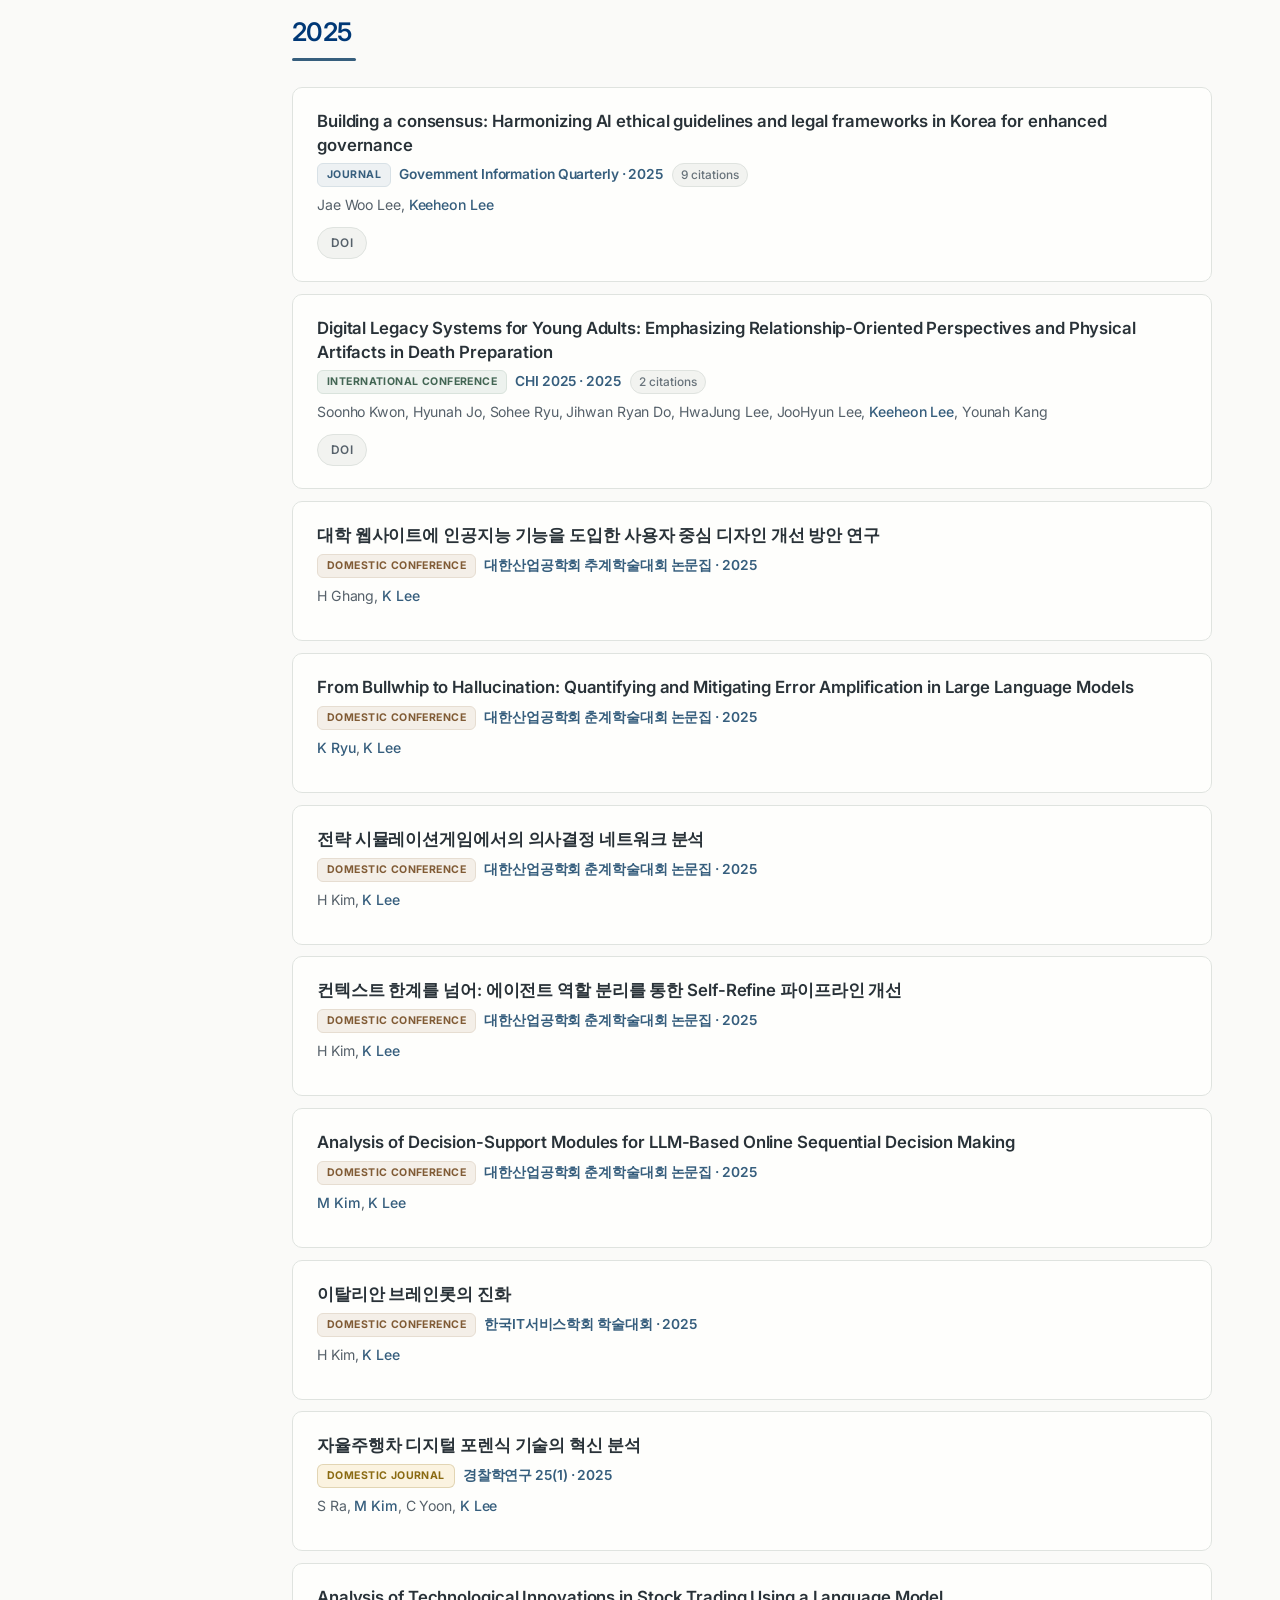
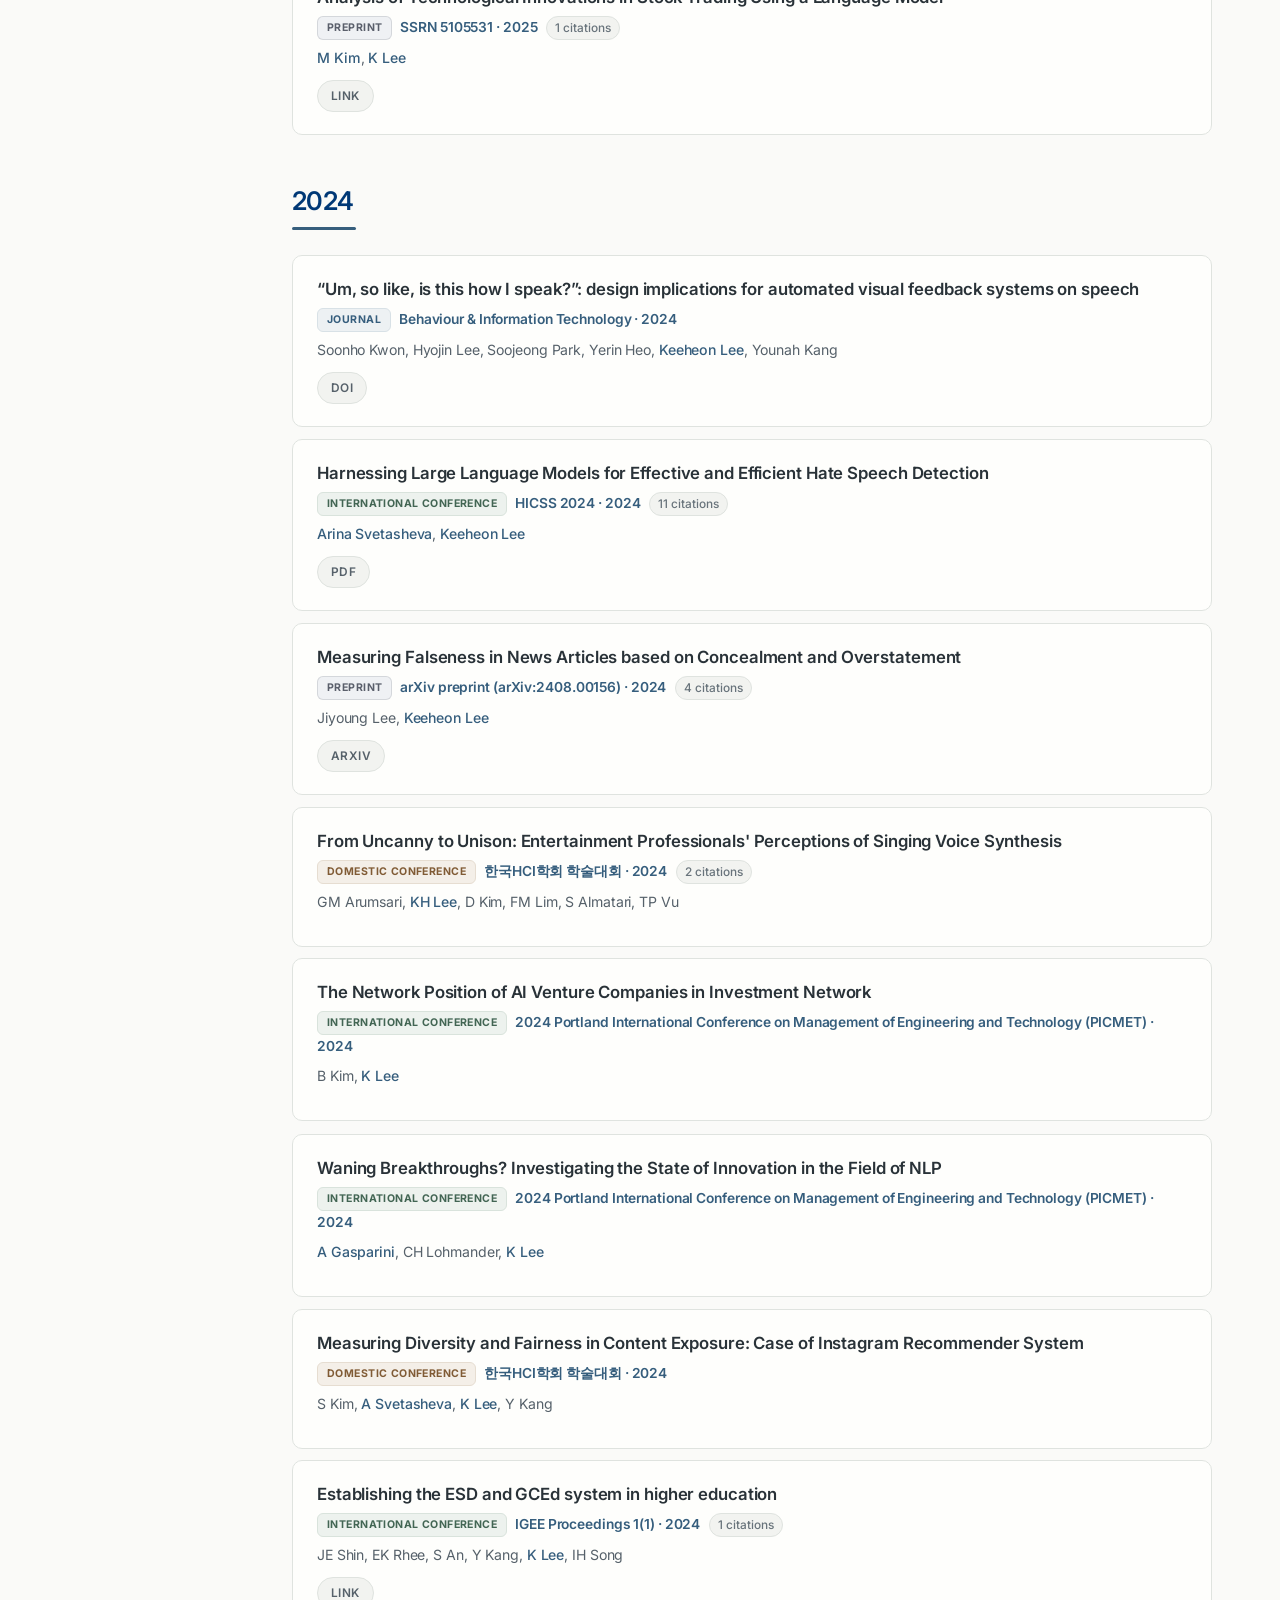
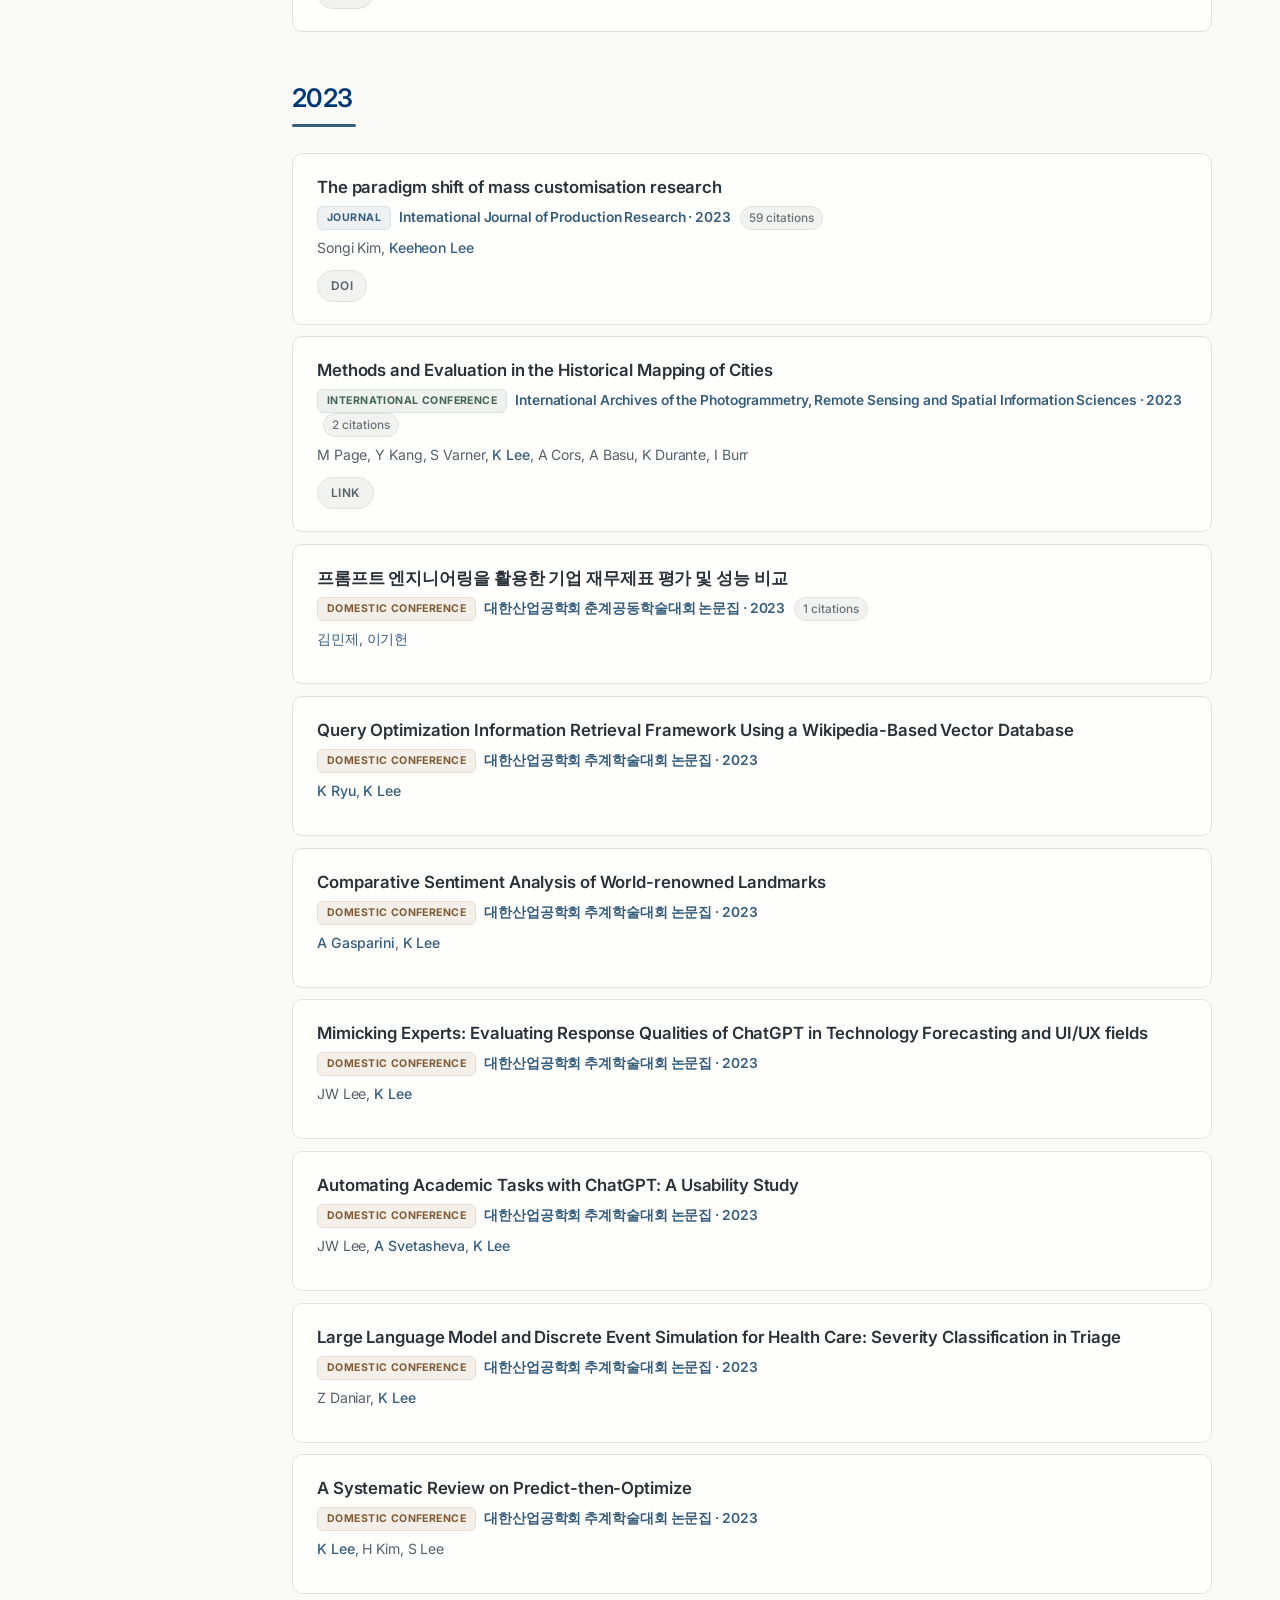
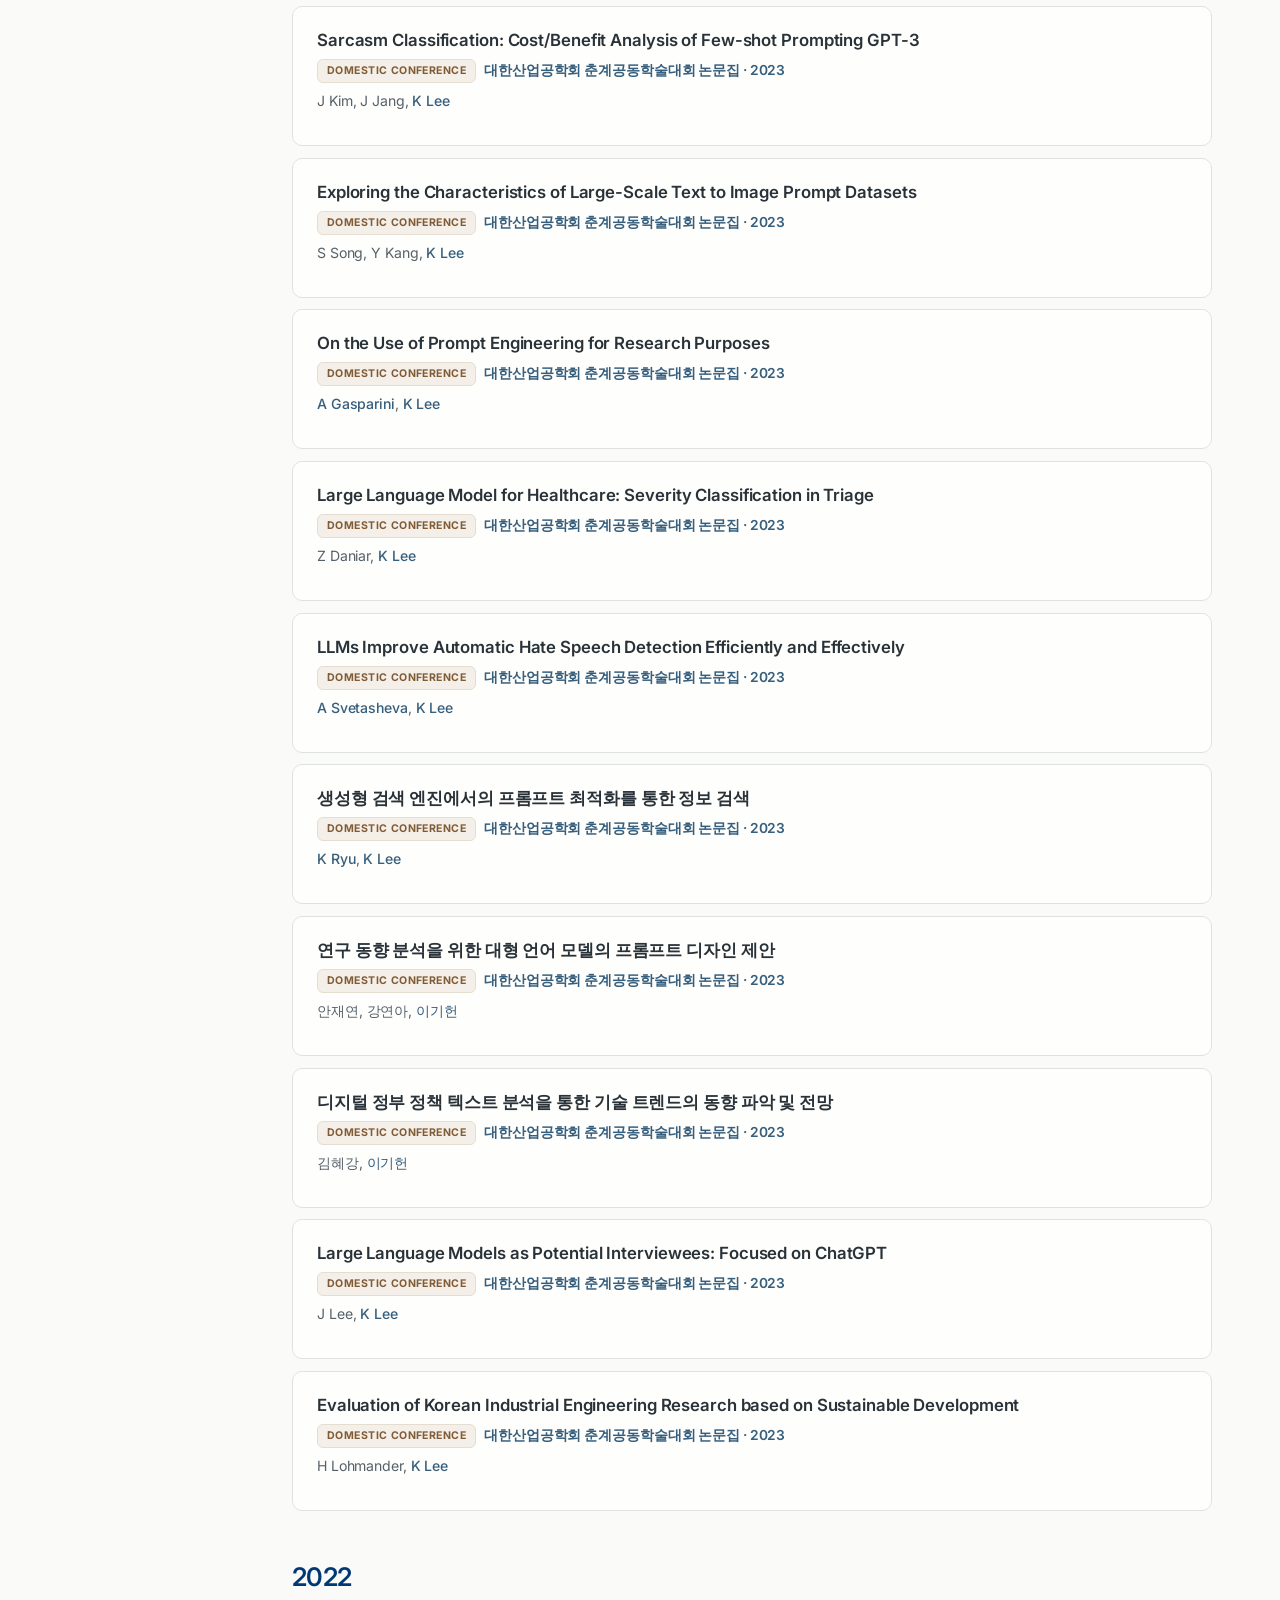
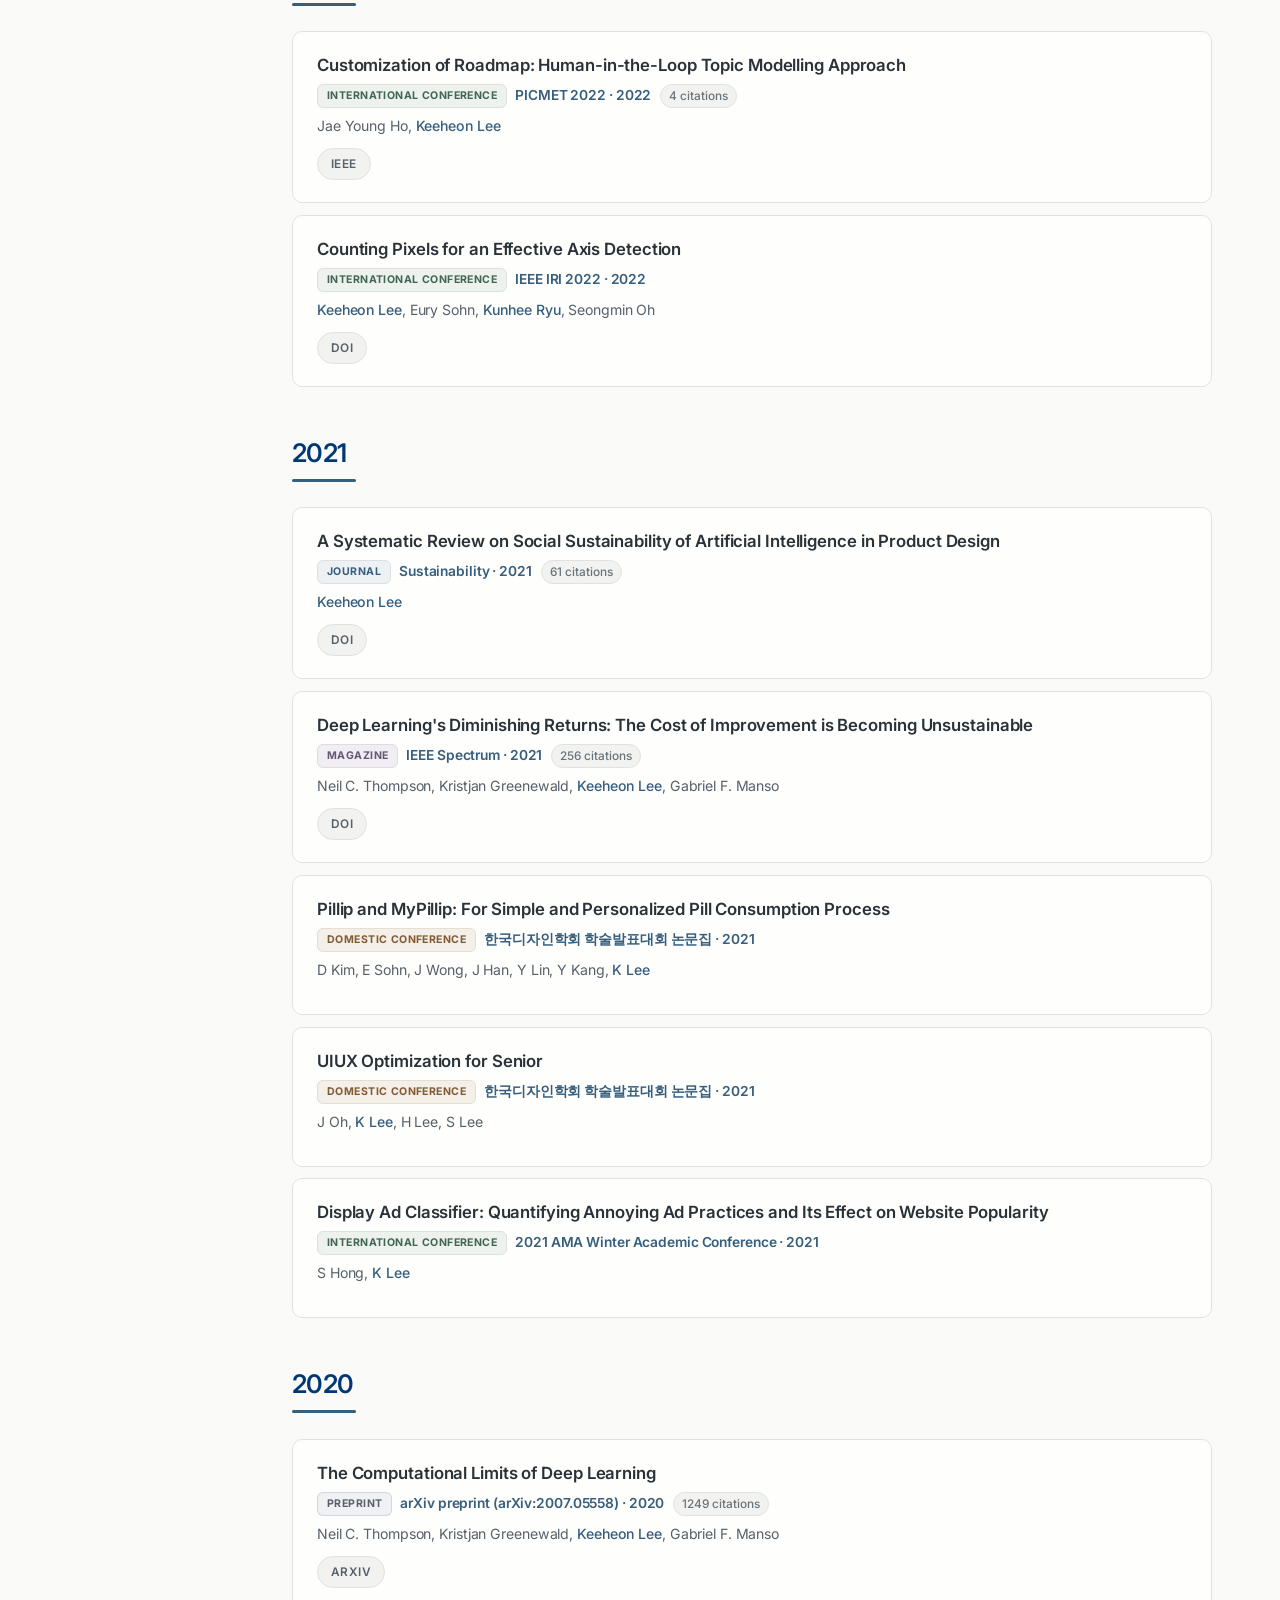
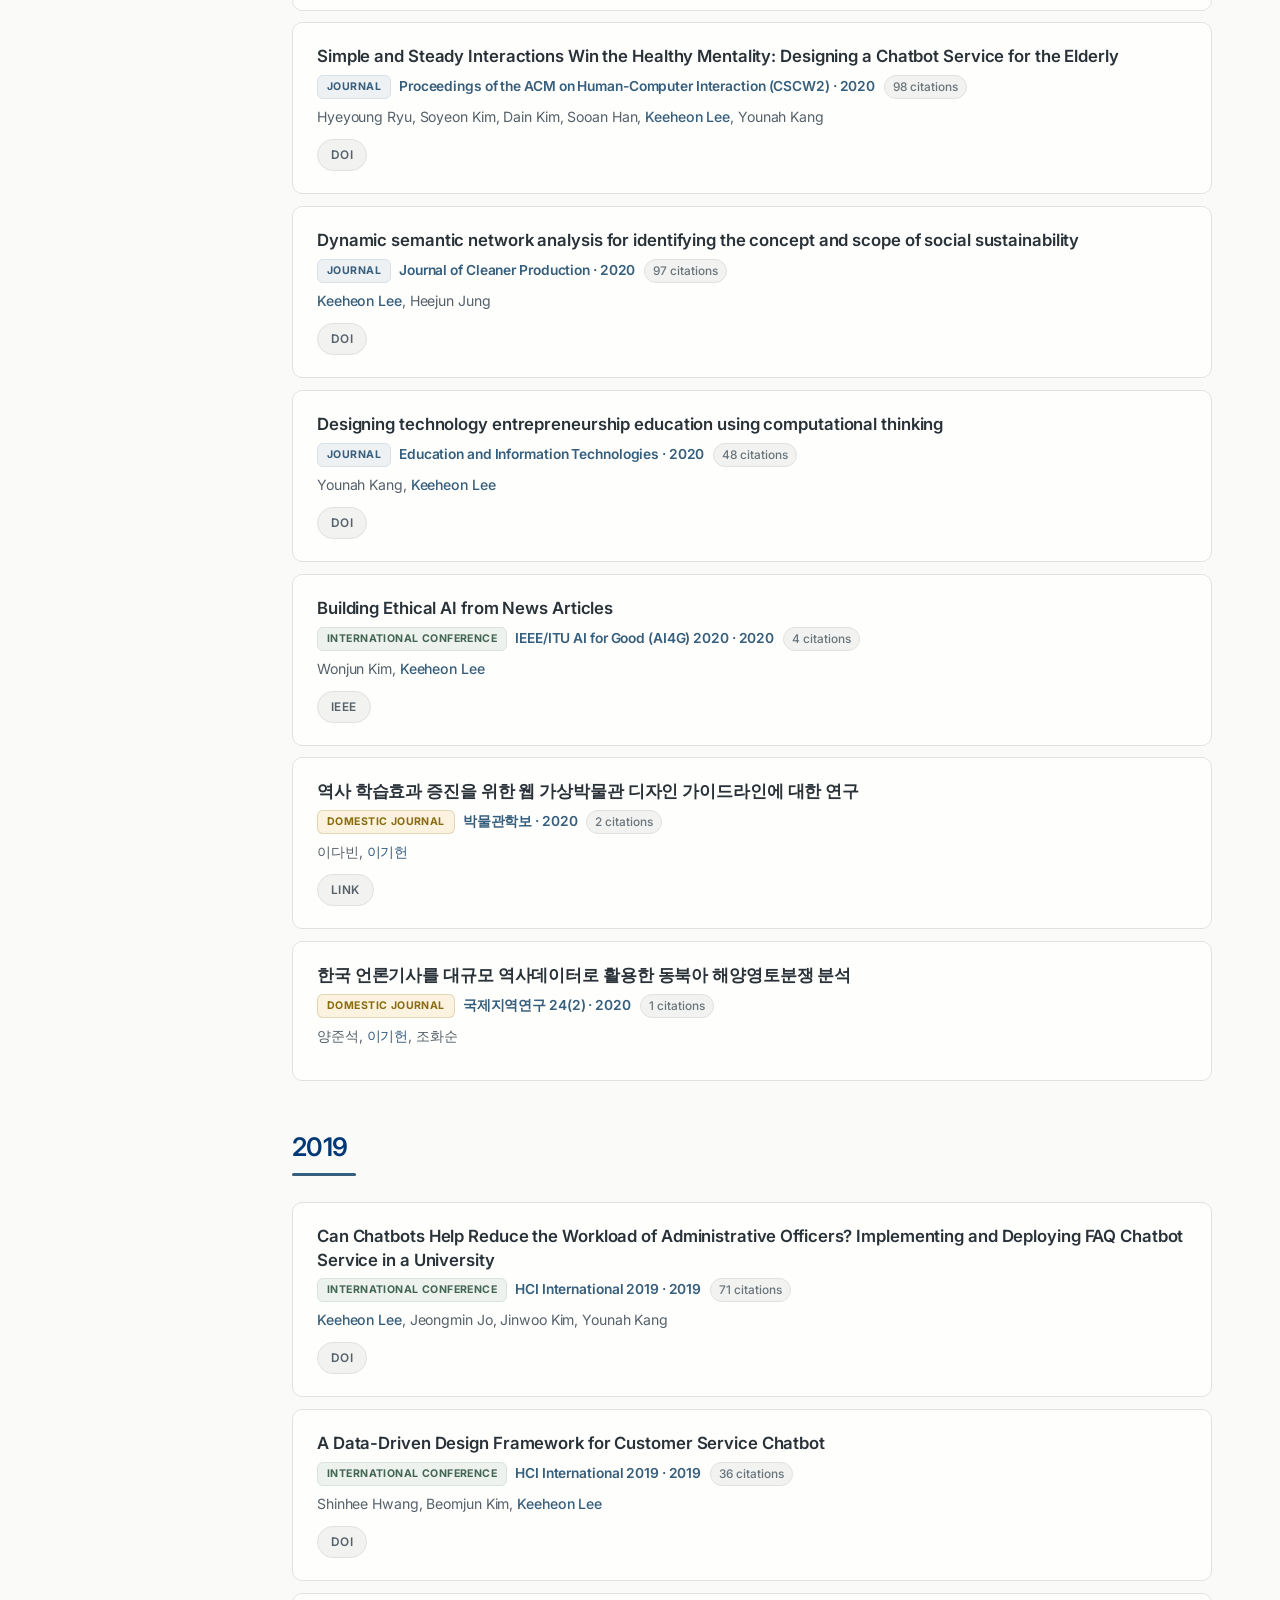
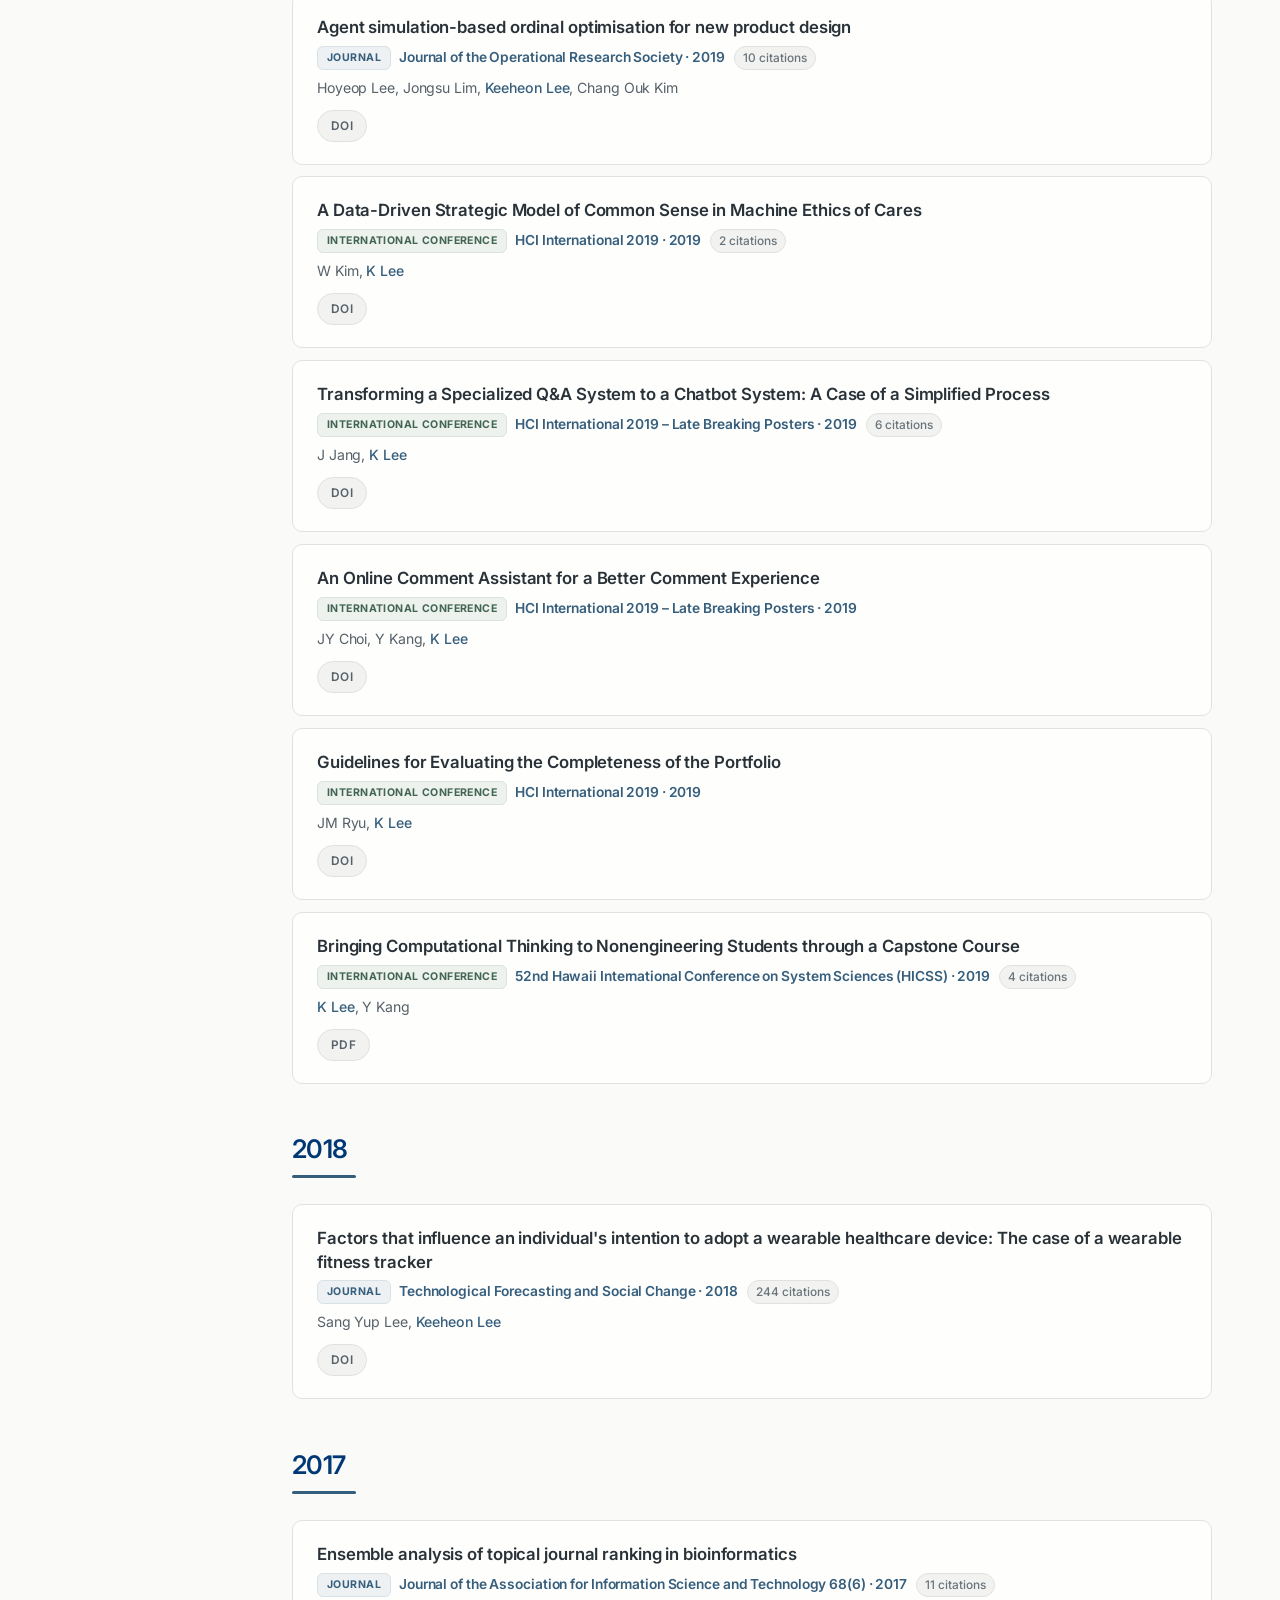
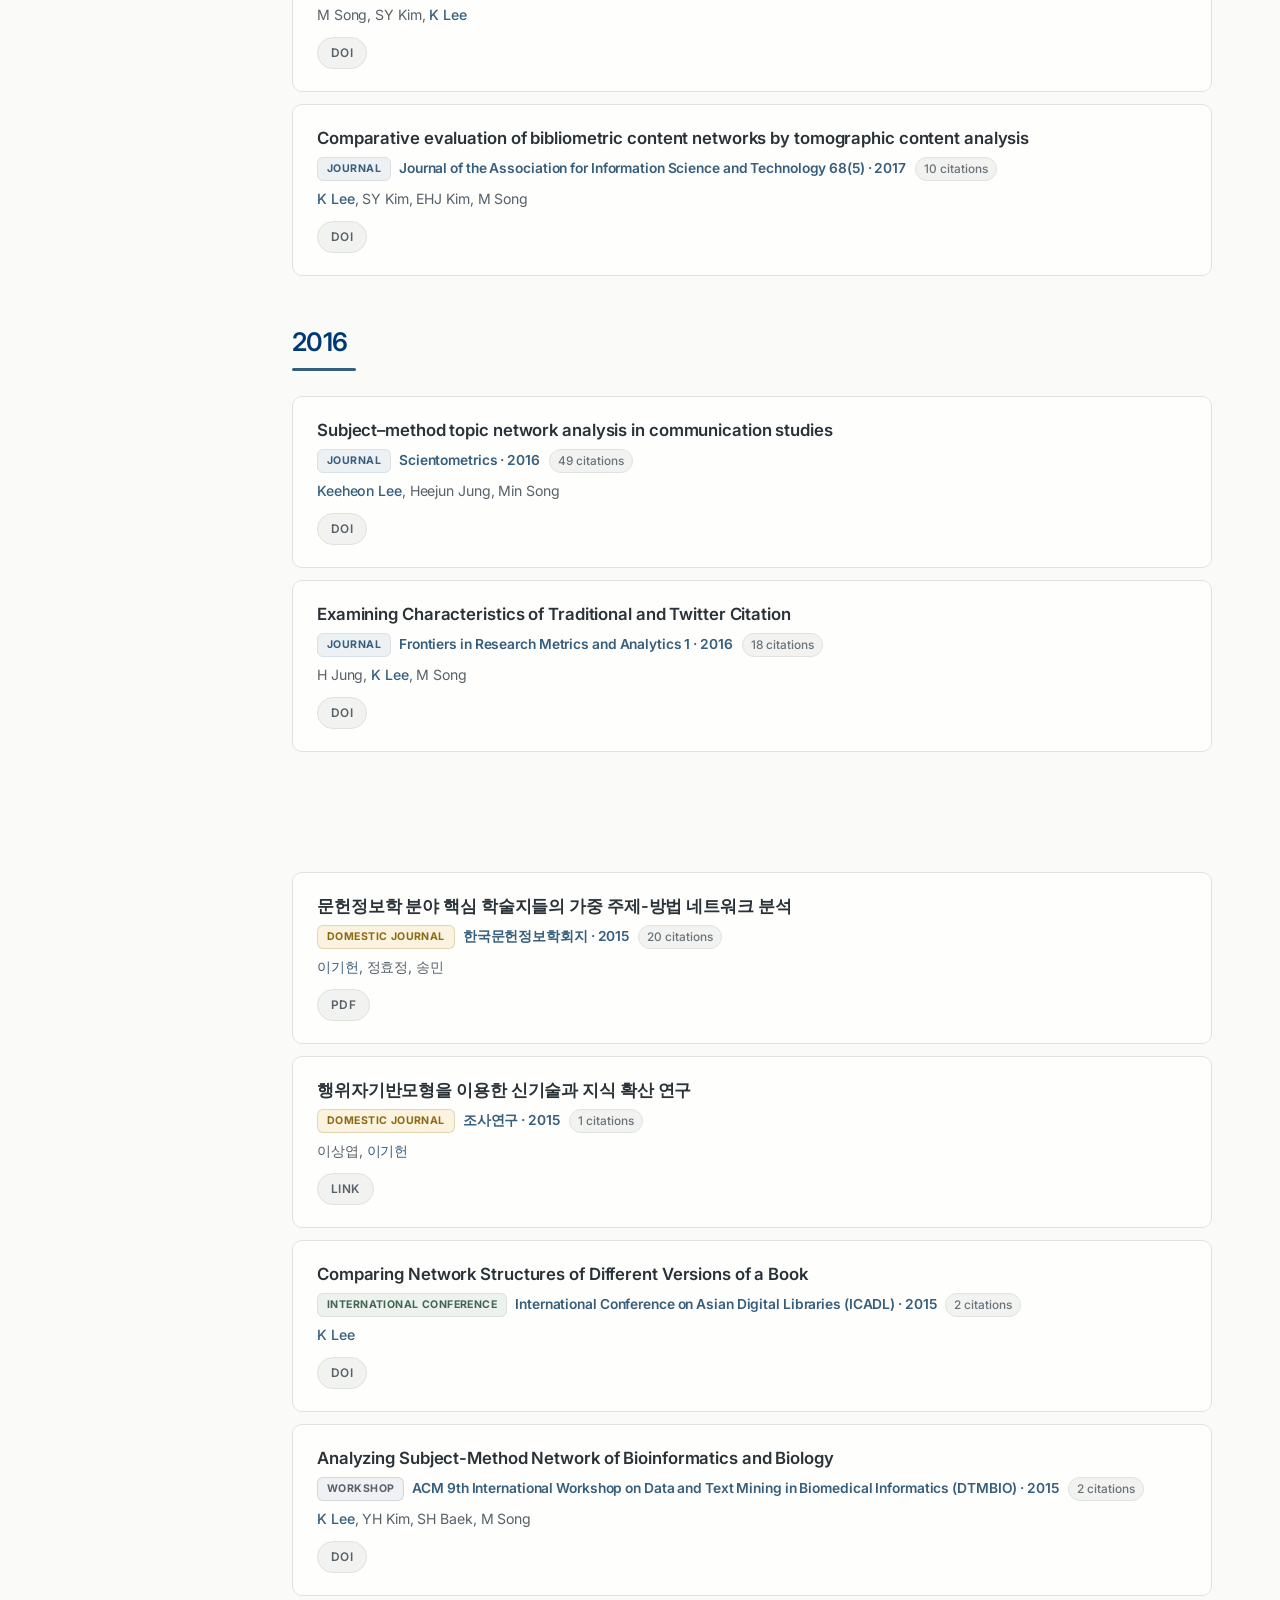
<file: publications.html>
<!DOCTYPE html>
<html lang="en">
<head>
  <meta charset="UTF-8">
  <meta name="viewport" content="width=device-width, initial-scale=1.0">
  <meta name="description" content="Publications from HAIR Lab, Yonsei University.">
  <title>Publications | HAIR Lab</title>
  <link rel="stylesheet" href="css/style.css">
</head>
<body>
  <div class="page-header">
    <div class="container">
      <h1>Publications</h1>
      <p>Research papers from HAIR Lab</p>
    </div>
  </div>

  <section class="section">
    <div class="container">
      <div class="pub-layout">
        <aside class="pub-sidebar" id="pub-year-nav">
          <div class="loading">Loading…</div>
        </aside>
        <div class="pub-main" id="pub-list">
          <div class="loading">Loading publications…</div>
        </div>
      </div>
    </div>
  </section>

  <script src="js/data.js"></script>

  <script src="js/common.js"></script>
  <script src="js/publications.js"></script>
</body>
</html>
</file>
<file: css/style.css>
/* ======================================================
   HAIR Lab — Global Stylesheet  (v2 redesign)
   Finish: soft neutral surfaces, muted blue, restrained depth
   Yonsei University · Human Artificial Intelligence Research Lab
   ====================================================== */
@import url('https://fonts.googleapis.com/css2?family=Inter:wght@400;450;500;600;700;800&display=swap');

/* ---------- Design Tokens ---------- */
:root {
  /* Neutrals / brand */
  --ink:                #293238;
  --yonsei-blue:        #003876;
  --yonsei-blue-light:  #0a4d96;
  --yonsei-blue-dark:   #002752;
  --yonsei-black:       #293238;

  /* Single accent — clean blue (no gold, no rainbow) */
  --accent:       #365E7D;
  --accent-dark:  #28485F;
  --accent-soft:  #EDF1F3;

  /* Back-compat aliases: older rules reference these names.
     Now they all resolve to the single accent → flat, clean look. */
  --ai-blue:      var(--accent);
  --ai-indigo:    var(--accent);
  --ai-violet:    var(--accent);
  --ai-cyan:      var(--accent);
  --grad-ai:      var(--accent);        /* solid, not a gradient */
  --grad-ai-soft: var(--accent-soft);
  --grad-hero:    linear-gradient(135deg, #253B4B 0%, #304B5E 100%);

  /* Surfaces */
  --bg-primary:     #FAFAF8;
  --bg-secondary:   #F2F3F0;
  --bg-tertiary:    #E8EBE7;
  --bg-card:        #FEFEFC;
  --glass:          rgba(255,255,255,.72);
  --glass-border:   rgba(255,255,255,.55);

  --text-primary:   var(--ink);
  --text-secondary: #56616A;
  --text-muted:     #68737B;
  --border-color:   #DFE3DF;

  /* Shadows — subtle, neutral */
  --shadow-sm:  0 1px 3px rgba(35,48,42,.025);
  --shadow-md:  0 4px 16px -6px rgba(35,48,42,.09);
  --shadow-lg:  0 10px 26px -12px rgba(35,48,42,.12);
  --shadow-glow: 0 4px 14px -6px rgba(35,48,42,.12);

  --radius-sm:  8px;
  --radius-md:  10px;
  --radius-lg:  14px;
  --radius-xl:  18px;
  --transition: .25s cubic-bezier(.4,0,.2,1);
  --ease-out:   cubic-bezier(.16,1,.3,1);
  --max-width:  1200px;
  --nav-height: 68px;

  --font-sans: 'Inter', -apple-system, BlinkMacSystemFont, 'Segoe UI', Roboto, Helvetica, Arial, sans-serif;
  --font-mono: ui-monospace, 'SF Mono', 'JetBrains Mono', 'Menlo', 'Consolas', monospace;
}

/* ---------- Reset & Base ---------- */
*, *::before, *::after { box-sizing: border-box; margin: 0; padding: 0; }
html { scroll-behavior: smooth; font-size: 16px; -webkit-text-size-adjust: 100%; }
body {
  font-family: 'Inter', -apple-system, BlinkMacSystemFont, 'Segoe UI', sans-serif;
  color: var(--text-primary);
  background: var(--bg-primary);
  line-height: 1.7;
  font-size: 1.0625rem;
  letter-spacing: -.006em;
  -webkit-font-smoothing: antialiased;
  text-rendering: optimizeLegibility;
  overflow-x: hidden;
}
a { color: var(--ai-indigo); text-decoration: none; transition: color var(--transition); }
a:hover { color: var(--ai-violet); }
img { max-width: 100%; height: auto; display: block; }
ul, ol { list-style: none; }
h1, h2, h3, h4, h5, h6 { font-family: var(--font-sans); font-weight: 600; line-height: 1.12; letter-spacing: -.02em; }
::selection { background: #DCE5EA; color: var(--yonsei-black); }
a:focus-visible, button:focus-visible { outline: 2px solid var(--accent); outline-offset: 4px; }
.hero a:focus-visible, .footer a:focus-visible { outline-color: #C4D8E5; }

/* ---------- Utility ---------- */
.container { width: 100%; max-width: var(--max-width); margin: 0 auto; padding: 0 28px; }
.section { padding: 92px 0; position: relative; }

.section-title {
  font-size: clamp(1.8rem, 3.2vw, 2.5rem);
  margin-bottom: 14px;
  color: var(--text-primary);
  letter-spacing: -.025em; font-weight: 600;
}
.section-subtitle { color: var(--text-secondary); font-size: 1.08rem; margin-top: 14px; margin-bottom: 0; max-width: 560px; }

.accent-line {
  width: 52px; height: 4px; border-radius: 4px; margin-bottom: 18px;
  background: var(--grad-ai);
}

.gradient-text {
  background: var(--grad-ai);
  -webkit-background-clip: text; background-clip: text;
  -webkit-text-fill-color: transparent; color: transparent;
}

/* Eyebrow / kicker */
.kicker {
  display: inline-block;
  font-family: var(--font-sans);
  font-size: .8rem; font-weight: 600; letter-spacing: .04em;
  color: var(--accent);
}

.btn {
  display: inline-flex; align-items: center; gap: 8px;
  padding: 11px 22px; border-radius: 10px;
  font-weight: 500; font-size: .94rem; border: 1px solid transparent; cursor: pointer;
  transition: background var(--transition), border-color var(--transition), color var(--transition);
  font-family: var(--font-sans); letter-spacing: -.01em;
}
.btn-primary { background: var(--accent); color: #fff; }
.btn-primary:hover { color: #fff; background: var(--accent-dark); }
.btn-outline { background: transparent; border-color: var(--border-color); color: var(--text-primary); }
.btn-outline:hover { border-color: var(--text-muted); background: var(--bg-secondary); }
.btn-sm { padding: 7px 15px; font-size: .82rem; }
.sr-only { position: absolute; width: 1px; height: 1px; padding: 0; margin: -1px; overflow: hidden; clip: rect(0,0,0,0); border: 0; }

/* ---------- Navigation (glass) ---------- */
.navbar {
  position: fixed; top: 0; left: 0; right: 0; z-index: 1000;
  height: var(--nav-height);
  background: rgba(250,250,248,.94);
  -webkit-backdrop-filter: blur(12px);
  backdrop-filter: blur(12px);
  border-bottom: 1px solid transparent;
  transition: background var(--transition), box-shadow var(--transition), border-color var(--transition);
}
.navbar.scrolled {
  background: rgba(250,250,248,.97);
  box-shadow: var(--shadow-sm);
  border-bottom-color: var(--border-color);
}
.navbar .container { display: flex; align-items: center; justify-content: space-between; height: 100%; }
.nav-brand {
  display: flex; align-items: center; gap: 11px;
  color: var(--yonsei-black); font-family: var(--font-sans); font-weight: 700; font-size: 1.18rem;
  text-decoration: none; white-space: nowrap; letter-spacing: -.02em;
}
.nav-brand:hover { color: var(--yonsei-black); }
/* Full lab logo as the brand button */
.nav-brand .brand-full { height: 42px; width: auto; display: block; }
@media (max-width: 480px) { .nav-brand .brand-full { height: 34px; } }
.nav-links { display: flex; align-items: center; gap: 2px; }
.nav-links a {
  position: relative;
  color: var(--text-secondary); padding: 9px 15px; border-radius: 999px;
  font-size: .9rem; font-weight: 500; transition: all var(--transition);
  text-decoration: none; white-space: nowrap;
}
.nav-links a:hover { color: var(--ai-indigo); background: var(--accent-soft); }
.nav-links a.active { color: var(--ai-indigo); font-weight: 600; }
.nav-links a.active::after {
  content: ''; position: absolute; left: 15px; right: 15px; bottom: 3px; height: 2px;
  background: var(--grad-ai); border-radius: 2px;
}

/* Hamburger */
.nav-toggle { display: none; background: none; border: none; cursor: pointer; padding: 6px; }
.nav-toggle span { display: block; width: 24px; height: 2px; background: var(--yonsei-black); border-radius: 2px; margin: 5px 0; transition: all var(--transition); }
.nav-toggle.open span:nth-child(1) { transform: rotate(45deg) translate(5px,5px); }
.nav-toggle.open span:nth-child(2) { opacity: 0; }
.nav-toggle.open span:nth-child(3) { transform: rotate(-45deg) translate(5px,-5px); }

/* ---------- Hero ---------- */
.hero {
  margin-top: var(--nav-height);
  position: relative; overflow: hidden;
  background: var(--grad-hero);
  color: #fff;
  min-height: 600px;
  display: flex; align-items: center;
}
/* subtle monochrome glow */
.hero::before {
  content: ''; position: absolute; inset: -20%;
  background:
    radial-gradient(42% 52% at 82% 28%, rgba(174,197,202,.08) 0%, transparent 62%),
    radial-gradient(40% 50% at 95% 80%, rgba(147,174,190,.05) 0%, transparent 62%);
  filter: blur(10px);
  animation: none;
  pointer-events: none;
}
.hero::after {
  content: ''; position: absolute; inset: 0;
  background-image: linear-gradient(rgba(255,255,255,.035) 1px, transparent 1px),
                    linear-gradient(90deg, rgba(255,255,255,.035) 1px, transparent 1px);
  background-size: 52px 52px;
  opacity: .25;
  -webkit-mask-image: radial-gradient(ellipse 80% 80% at 50% 40%, #000 30%, transparent 75%);
  mask-image: radial-gradient(ellipse 80% 80% at 50% 40%, #000 30%, transparent 75%);
  pointer-events: none;
}
.hero-canvas { position: absolute; inset: 0; width: 100%; height: 100%; z-index: 0; pointer-events: none; opacity: .18; }
.hero .container { position: relative; z-index: 2; padding-top: 64px; padding-bottom: 64px; }
.hero-content { max-width: 760px; }
.hero-label {
  display: inline-flex; align-items: center; gap: 9px;
  font-family: var(--font-sans);
  font-size: .8rem; font-weight: 500; letter-spacing: .02em;
  color: rgba(255,255,255,.78); margin-bottom: 22px;
  padding: 6px 14px; border-radius: 999px;
  background: rgba(255,255,255,.07); border: 1px solid rgba(255,255,255,.14);
}
.hero h1 { font-size: clamp(2.3rem, 5.4vw, 3.9rem); margin-bottom: 24px; line-height: 1.06; font-weight: 700; letter-spacing: -.035em; }
.hero h1 .highlight { color: #B8D1DE; }
.hero .btn-primary { background: #E3EBEE; color: #294455; }
.hero .btn-primary:hover { background: #F3F6F7; color: #203A4B; }
.hero-kr { font-size: .98rem; color: rgba(255,255,255,.62); letter-spacing: .04em; margin-bottom: 18px; }
.hero p { font-size: 1.14rem; line-height: 1.75; color: rgba(255,255,255,.84); margin-bottom: 32px; max-width: 620px; }
.hero-actions { display: flex; gap: 14px; flex-wrap: wrap; }
.hero .btn-outline { border-color: rgba(255,255,255,.28); color: #fff; }
.hero .btn-outline:hover { border-color: rgba(255,255,255,.7); background: rgba(255,255,255,.08); color: #fff; }
.hero-stats { display: flex; gap: 0; margin-top: 48px; padding-top: 32px; flex-wrap: wrap; border-top: 1px solid rgba(255,255,255,.14); }
.hero-stat { padding-right: 44px; margin-right: 44px; border-right: 1px solid rgba(255,255,255,.14); }
.hero-stat:last-child { border-right: none; margin-right: 0; padding-right: 0; }
.hero-stat .number {
  font-family: var(--font-sans); font-size: 2.5rem; font-weight: 700;
  color: #fff;
  line-height: 1; letter-spacing: -.02em;
}
.hero-stat .label { font-size: .76rem; text-transform: uppercase; letter-spacing: .14em; color: rgba(255,255,255,.6); margin-top: 8px; }

/* ---------- Page Header (sub-pages) ---------- */
.page-header {
  margin-top: var(--nav-height);
  background: var(--grad-hero);
  color: #fff;
  padding: 76px 0 64px;
  position: relative; overflow: hidden;
}
.page-header::before {
  content: ''; position: absolute; inset: 0;
  background:
    radial-gradient(40% 80% at 88% 20%, rgba(174,197,202,.08) 0%, transparent 62%),
    radial-gradient(36% 70% at 96% 90%, rgba(147,174,190,.05) 0%, transparent 62%);
  pointer-events: none;
}
.page-header::after {
  content: ''; position: absolute; inset: 0;
  background-image: linear-gradient(90deg, rgba(255,255,255,.05) 1px, transparent 1px);
  background-size: 46px 46px;
  opacity: .25;
  -webkit-mask-image: radial-gradient(ellipse at 70% 50%, #000, transparent 75%);
  mask-image: radial-gradient(ellipse at 70% 50%, #000, transparent 75%);
}
.page-header .container { position: relative; z-index: 1; }
.page-header h1 { font-size: clamp(1.9rem, 4vw, 2.7rem); margin-bottom: 10px; font-weight: 600; letter-spacing: -.02em; }
.page-header p { font-size: 1.08rem; color: rgba(255,255,255,.78); }

/* ---------- Card System ---------- */
.card-grid { display: grid; grid-template-columns: repeat(3, 1fr); gap: 30px; }
.card {
  position: relative;
  background: var(--bg-card);
  border-radius: var(--radius-md);
  overflow: hidden;
  box-shadow: var(--shadow-sm);
  border: 1px solid var(--border-color);
  transition: transform .4s var(--ease-out), box-shadow .4s var(--ease-out), border-color var(--transition);
  cursor: pointer; color: inherit; display: block;
}
.card::after {
  content: ''; position: absolute; inset: 0; border-radius: inherit; padding: 1px;
  background: var(--grad-ai);
  -webkit-mask: linear-gradient(#000 0 0) content-box, linear-gradient(#000 0 0);
  -webkit-mask-composite: xor; mask-composite: exclude;
  opacity: 0; transition: opacity var(--transition); pointer-events: none;
}
.card:hover { transform: translateY(-2px); box-shadow: var(--shadow-md); border-color: #BBC8CC; }
.card:hover::after { opacity: 0; }
.card-image { width: 100%; aspect-ratio: 16/10; overflow: hidden; background: var(--bg-tertiary); }
.card-image img { width: 100%; height: 100%; object-fit: cover; transition: transform .6s var(--ease-out); }
.card:hover .card-image img { transform: scale(1.015); }
.card-body { padding: 22px; }
.card-body h3 { font-size: 1.12rem; margin-bottom: 9px; color: var(--text-primary); line-height: 1.35; }
.card:hover .card-body h3 { color: var(--ai-indigo); }
.card-body p { font-size: .92rem; color: var(--text-secondary); line-height: 1.55; }
.card-meta {
  display: flex; align-items: center; gap: 12px; flex-wrap: wrap;
  font-size: .8rem; color: var(--text-muted);
  margin-top: 14px; padding-top: 14px; border-top: 1px solid var(--border-color);
}

/* Text-only project cards (grant/demonstration projects, no image) */
.project-card .card-body { padding: 26px 24px; }
.proj-type {
  display: inline-block; margin-bottom: 12px; padding: 4px 11px; border-radius: 999px;
  font-size: .72rem; font-weight: 600; letter-spacing: .01em;
  background: var(--accent-soft); color: var(--accent); border: 1px solid rgba(10,102,216,.16);
}
.card-titleko { font-size: .86rem; color: var(--text-muted); margin-top: 4px; line-height: 1.45; }

/* ---------- Monogram (initials) avatars ---------- */
.mono {
  display: flex; align-items: center; justify-content: center;
  width: 100%; height: 100%; color: #fff;
  font-family: var(--font-sans); font-weight: 600; letter-spacing: .02em;
  line-height: 1; -webkit-font-smoothing: antialiased;
}
.person-avatar .mono { font-size: 2.7rem; }
.news-author-avatar .mono { font-size: 1.05rem; }
.member-avatar-lg .mono { font-size: 4.4rem; }
.sidebar-member-avatar .mono { font-size: .82rem; }
.pi-photo .mono { font-size: 5rem; }

/* ---------- People Cards ---------- */
.people-grid { display: grid; grid-template-columns: repeat(5, 1fr); gap: 30px; }
.person-card { text-align: center; cursor: pointer; transition: all var(--transition); padding: 24px 14px; border-radius: var(--radius-md); color: inherit; }
.person-card:hover { background: var(--bg-secondary); transform: translateY(-2px); box-shadow: var(--shadow-sm); }
.person-avatar {
  position: relative;
  width: 150px; height: 150px; border-radius: 50%; overflow: hidden;
  margin: 0 auto 18px; background: var(--bg-tertiary);
  border: 3px solid transparent;
  transition: all var(--transition);
}
.person-avatar::before {
  content: ''; position: absolute; inset: -3px; border-radius: 50%; z-index: -1;
  background: var(--grad-ai); opacity: 0; transition: opacity var(--transition);
}
.person-card:hover .person-avatar { transform: scale(1.01); box-shadow: var(--shadow-sm); }
.person-card:hover .person-avatar::before { opacity: 1; }
.person-avatar img { width: 100%; height: 100%; object-fit: cover; border-radius: 50%; background: var(--bg-tertiary); }
.person-name { font-family: var(--font-sans); font-size: 1.02rem; font-weight: 600; margin-bottom: 4px; color: var(--text-primary); }
.person-ko { font-size: .8rem; color: var(--text-muted); margin: -2px 0 3px; }
.person-role { font-size: .85rem; color: var(--ai-indigo); font-weight: 500; }
.person-dept { font-size: .78rem; color: var(--text-muted); margin-top: 3px; }

/* ---------- Alumni list ---------- */
.alumni-list { display: grid; grid-template-columns: repeat(2, 1fr); gap: 0 44px; }
.alumni-item { padding: 14px 0; border-bottom: 1px solid var(--border-color); }
.alumni-head { display: flex; align-items: baseline; gap: 8px; flex-wrap: wrap; }
.alumni-name { font-weight: 600; color: var(--text-primary); font-size: .98rem; }
.alumni-ko { font-size: .82rem; color: var(--text-muted); }
.alumni-cohort { font-size: .7rem; font-weight: 600; color: var(--accent); letter-spacing: .02em; margin-left: auto; }
.alumni-now { font-size: .86rem; color: var(--text-secondary); margin-top: 3px; line-height: 1.45; }
@media (max-width: 700px) { .alumni-list { grid-template-columns: 1fr; } }

/* ---------- Member Detail ---------- */
.member-detail-layout { display: flex; gap: 48px; }
.member-detail-main { flex: 1; min-width: 0; }
.member-project-grid { grid-template-columns: repeat(2, minmax(0, 1fr)); }
.member-info { min-width: 0; overflow-wrap: anywhere; }
.member-hero { display: flex; gap: 52px; align-items: flex-start; }
.member-avatar-lg {
  width: 220px; height: 220px; min-width: 220px;
  border-radius: 26px; overflow: hidden;
  border: 1px solid var(--border-color); background: var(--bg-tertiary);
  box-shadow: var(--shadow-md);
}
.member-avatar-lg img { width: 100%; height: 100%; object-fit: cover; }
.member-info h1 { font-size: 2.1rem; margin-bottom: 6px; }
.member-info .role-text { font-size: 1.05rem; color: var(--ai-indigo); font-weight: 500; margin-bottom: 4px; }
.member-info .dept-text { font-size: .95rem; color: var(--text-secondary); margin-bottom: 18px; }
.member-bio { font-size: 1rem; line-height: 1.8; color: var(--text-secondary); margin-bottom: 22px; }
.member-interests { display: flex; flex-wrap: wrap; gap: 8px; margin-bottom: 22px; }
.interest-tag {
  padding: 6px 15px; border-radius: 999px; font-size: .82rem;
  background: var(--grad-ai-soft); color: var(--ai-indigo); font-weight: 500;
  border: 1px solid rgba(10,102,216,.18);
}
.member-links { display: flex; gap: 12px; flex-wrap: wrap; }
.member-links a {
  display: inline-flex; align-items: center; gap: 7px;
  padding: 9px 18px; border-radius: 999px;
  font-size: .85rem; font-weight: 500;
  border: 1px solid var(--border-color); color: var(--text-secondary);
  transition: all var(--transition);
}
.member-links a:hover { border-color: var(--ai-indigo); color: var(--ai-indigo); background: rgba(10,102,216,.06); transform: translateY(-1px); }

/* ---------- CV (member detail) ---------- */
.cv-group { margin-bottom: 32px; }
.cv-group h3 {
  font-size: .78rem; text-transform: uppercase; letter-spacing: .08em;
  color: var(--accent); font-weight: 600; margin-bottom: 6px;
}
.cv-row {
  display: flex; justify-content: space-between; align-items: baseline; gap: 20px;
  padding: 13px 2px; border-bottom: 1px solid var(--border-color);
}
.cv-sub { font-size: .82rem; font-weight: 600; color: var(--text-secondary); margin: 18px 0 2px; }
.cv-sub:first-of-type { margin-top: 4px; }
.cv-text { font-size: .98rem; color: var(--text-primary); line-height: 1.45; }
.cv-date {
  flex-shrink: 0; font-size: .85rem; color: var(--text-muted);
  font-variant-numeric: tabular-nums; white-space: nowrap;
}
@media (max-width: 560px) {
  .cv-row { flex-direction: column; gap: 2px; }
  .cv-date { font-size: .8rem; }
}

/* ---------- Publications ---------- */
.pub-layout { display: flex; gap: 44px; }
.pub-sidebar { min-width: 180px; position: sticky; top: calc(var(--nav-height) + 28px); align-self: flex-start; }
.pub-sidebar h3 { font-size: .78rem; text-transform: uppercase; letter-spacing: .12em; color: var(--text-muted); margin-bottom: 14px; }
.pub-year-list li a { display: block; padding: 7px 14px; border-radius: 999px; font-size: .9rem; color: var(--text-secondary); transition: all var(--transition); }
.pub-year-list li a:hover, .pub-year-list li a.active { background: var(--grad-ai-soft); color: var(--ai-indigo); font-weight: 600; }
.pub-main { flex: 1; min-width: 0; }
.pub-year-group { margin-bottom: 52px; }
.pub-year-heading {
  font-size: 1.6rem; color: var(--yonsei-blue);
  padding-bottom: 14px; margin-bottom: 26px; position: relative;
}
.pub-year-heading::after { content: ''; position: absolute; left: 0; bottom: 0; width: 64px; height: 3px; border-radius: 3px; background: var(--grad-ai); }
.pub-item {
  padding: 22px 22px 22px 24px; margin-bottom: 12px;
  border: 1px solid var(--border-color); border-radius: var(--radius-md);
  background: var(--bg-card); position: relative;
  transition: all var(--transition);
}
.pub-item::before { content: ''; position: absolute; left: 0; top: 16px; bottom: 16px; width: 3px; border-radius: 3px; background: var(--grad-ai); opacity: 0; transition: opacity var(--transition); }
.pub-item:hover { border-color: #BBC8CC; box-shadow: var(--shadow-sm); }
.pub-item:hover::before { opacity: .3; }
.pub-title { font-size: 1.05rem; font-weight: 600; color: var(--text-primary); margin-bottom: 6px; line-height: 1.4; font-family: var(--font-sans); }
.pub-venue { font-size: .86rem; color: var(--accent); font-weight: 600; margin-bottom: 6px; }
.pub-cites {
  display: inline-block; margin-left: 6px; padding: 1px 8px; border-radius: 999px;
  background: var(--bg-secondary); border: 1px solid var(--border-color);
  color: var(--text-muted); font-weight: 500; font-size: .74rem; letter-spacing: 0;
}
/* Venue-type label (Journal · International Conference · Domestic Conference …) */
.pub-type {
  display: inline-block; margin-right: 8px; padding: 2px 9px; border-radius: 6px;
  font-size: .66rem; font-weight: 700; letter-spacing: .04em; text-transform: uppercase;
  vertical-align: middle; border: 1px solid transparent;
}
.pub-type[data-type="Journal"]                 { background: var(--accent-soft); color: var(--accent); border-color: #D8E1E6; }
.pub-type[data-type="International Conference"] { background: #EDF2EE; color: #426553; border-color: #D9E3DC; }
.pub-type[data-type="Domestic Conference"]     { background: #F4EFE8; color: #805B35; border-color: #E6DDD1; }
.pub-type[data-type="Domestic Journal"]        { background: #FBF3E0; color: #8A6A12; border-color: rgba(138,106,18,.22); }
.pub-type[data-type="Workshop"]                { background: #EFF1F4; color: #5A5F6B; border-color: rgba(90,95,107,.18); }
.pub-type[data-type="Preprint"]                { background: #EFF1F4; color: #5A5F6B; border-color: rgba(90,95,107,.18); }
.pub-type[data-type="Magazine"]                { background: #F0EEF3; color: #655674; border-color: #DFDBE5; }
.pub-authors { font-size: .88rem; color: var(--text-secondary); margin-bottom: 10px; }
.pub-authors a { color: var(--ai-indigo); font-weight: 500; }
.pub-authors a:hover { text-decoration: underline; }
.pub-links { display: flex; gap: 8px; flex-wrap: wrap; }
.pub-links a {
  display: inline-flex; align-items: center; gap: 4px;
  padding: 5px 13px; border-radius: 999px;
  font-size: .74rem; font-weight: 600; text-transform: uppercase; letter-spacing: .04em;
  background: var(--bg-secondary); color: var(--text-secondary);
  border: 1px solid var(--border-color); transition: all var(--transition);
}
.pub-links a:hover { border-color: var(--ai-indigo); color: var(--ai-indigo); background: rgba(10,102,216,.06); }

/* ---------- Projects ---------- */
.projects-layout { display: flex; gap: 44px; }
.projects-sidebar { min-width: 200px; position: sticky; top: calc(var(--nav-height) + 28px); align-self: flex-start; }
.projects-sidebar h3 { font-size: .78rem; text-transform: uppercase; letter-spacing: .12em; color: var(--text-muted); margin-bottom: 16px; }
.filter-item {
  display: flex; justify-content: space-between; align-items: center;
  padding: 9px 14px; border-radius: 999px;
  font-size: .9rem; color: var(--text-secondary);
  cursor: pointer; transition: all var(--transition);
}
.filter-item:hover, .filter-item.active { background: var(--grad-ai-soft); color: var(--ai-indigo); font-weight: 600; }
.filter-count { background: var(--bg-tertiary); padding: 2px 9px; border-radius: 999px; font-size: .74rem; font-weight: 600; color: var(--text-muted); }
.filter-item.active .filter-count { background: var(--ai-indigo); color: #fff; }
.projects-main { flex: 1; min-width: 0; }
.project-status-heading {
  font-size: 1.4rem; color: var(--text-primary); margin-bottom: 26px;
  padding-bottom: 10px; position: relative;
}
.project-status-heading::after { content: ''; position: absolute; left: 0; bottom: 0; width: 56px; height: 3px; border-radius: 3px; background: var(--grad-ai); }

/* ---------- Project Detail ---------- */
.project-detail-layout { display: flex; gap: 52px; }
.project-detail-main { flex: 1; min-width: 0; }
.project-detail-sidebar { width: 290px; min-width: 290px; }
.project-detail-sidebar .sidebar-section { margin-bottom: 30px; padding: 20px; border: 1px solid var(--border-color); border-radius: var(--radius-md); background: var(--bg-secondary); }
.project-detail-sidebar .sidebar-section h4 { font-size: .78rem; text-transform: uppercase; letter-spacing: .1em; color: var(--text-muted); margin-bottom: 12px; }
.sidebar-member { display: flex; align-items: center; gap: 11px; padding: 7px 0; }
.sidebar-member-avatar { width: 40px; height: 40px; border-radius: 50%; overflow: hidden; background: var(--bg-tertiary); border: 2px solid var(--border-color); }
.sidebar-member-avatar img { width: 100%; height: 100%; object-fit: cover; }

/* ---------- News Detail ---------- */
.news-detail-layout { display: flex; gap: 52px; }
.news-detail-main { flex: 1; min-width: 0; }
.news-detail-main .news-meta { display: flex; align-items: center; gap: 16px; margin-bottom: 26px; padding-bottom: 18px; border-bottom: 1px solid var(--border-color); }
.news-author-avatar { width: 46px; height: 46px; border-radius: 50%; overflow: hidden; background: var(--bg-tertiary); border: 2px solid var(--border-color); }
.news-author-avatar img { width: 100%; height: 100%; object-fit: cover; }
.news-detail-main .news-content { font-size: 1.06rem; line-height: 1.85; color: var(--text-secondary); }
.news-detail-sidebar { width: 310px; min-width: 310px; }
.news-detail-sidebar h4 { font-size: .82rem; text-transform: uppercase; letter-spacing: .1em; color: var(--text-muted); margin-bottom: 14px; padding-bottom: 10px; position: relative; }
.news-detail-sidebar h4::after { content: ''; position: absolute; left: 0; bottom: 0; width: 44px; height: 3px; border-radius: 3px; background: var(--grad-ai); }
.related-news-item { display: flex; gap: 13px; padding: 12px 0; border-bottom: 1px solid var(--border-color); transition: all var(--transition); }
.related-news-item:hover { transform: translateX(3px); }
.related-news-thumb { width: 72px; height: 52px; min-width: 72px; border-radius: var(--radius-sm); overflow: hidden; background: var(--bg-tertiary); }
.related-news-thumb img { width: 100%; height: 100%; object-fit: cover; }
.related-news-info h5 { font-size: .86rem; font-weight: 600; color: var(--text-primary); line-height: 1.3; }
.related-news-info span { font-size: .75rem; color: var(--text-muted); }

/* ---------- Editorial Section Head ---------- */
.section-head { max-width: 760px; margin-bottom: 56px; }
.section-head .kicker { margin-bottom: 20px; }
.section-head .section-title { margin-bottom: 0; }
.section-head.center { margin-left: auto; margin-right: auto; text-align: center; }
.section-head.center .kicker { justify-content: center; }
.section-head.center .kicker::before { display: none; }

/* ---------- About Section on Home (editorial 2-col) ---------- */
.about-grid {
  display: grid; grid-template-columns: 1.1fr 1fr; gap: 64px; align-items: start;
  padding-bottom: 8px;
}
.about-lead {
  font-family: var(--font-sans);
  font-size: clamp(1.4rem, 2.4vw, 1.85rem); line-height: 1.32; font-weight: 500;
  letter-spacing: -.02em; color: var(--text-primary);
}
.about-lead em { font-style: normal; color: var(--ai-indigo); }
.about-body { font-size: 1.02rem; line-height: 1.85; color: var(--text-secondary); }
.about-body p { margin-bottom: 18px; }
.mission-list { margin-top: 28px; display: grid; gap: 4px; }
.mission-item {
  display: grid; grid-template-columns: auto 1fr; gap: 16px; align-items: start;
  padding: 18px 0; border-top: 1px solid var(--border-color);
}
.mission-item:last-child { border-bottom: 1px solid var(--border-color); }
.mission-num {
  font-family: var(--font-sans); font-size: .8rem; font-weight: 500;
  color: var(--ai-indigo); padding-top: 3px;
}
.mission-item p { font-size: .96rem; line-height: 1.6; color: var(--text-secondary); margin: 0; }
.mission-item strong { color: var(--text-primary); font-weight: 600; }

/* Fact list (About — PI / Affiliation / Location, icon-led) */
.fact-list { margin-top: 28px; display: grid; gap: 4px; }
.fact-item {
  display: grid; grid-template-columns: auto 1fr; gap: 16px; align-items: center;
  padding: 16px 0; border-top: 1px solid var(--border-color);
}
.fact-item:last-child { border-bottom: 1px solid var(--border-color); }
.fact-icon {
  display: inline-flex; align-items: center; justify-content: center;
  width: 38px; height: 38px; border-radius: 10px;
  background: var(--accent-soft); border: 1px solid rgba(10,102,216,.14); color: var(--accent);
}
.fact-icon svg { width: 19px; height: 19px; stroke: currentColor; fill: none; stroke-width: 1.7; }
.fact-item p { font-size: .96rem; line-height: 1.55; color: var(--text-secondary); margin: 0; }
.fact-item strong { color: var(--text-primary); font-weight: 600; }

/* ---------- Research Areas (numbered, SVG icons) ---------- */
.focus-areas { display: grid; grid-template-columns: repeat(3, 1fr); gap: 1px; margin-top: 8px;
  border: 1px solid var(--border-color); border-radius: var(--radius-lg); overflow: hidden;
  background: var(--border-color); /* shows through 1px gaps as grid lines */
}
.focus-card {
  position: relative; overflow: hidden;
  padding: 36px 32px 34px; background: var(--bg-card);
  transition: background var(--transition);
  text-align: left;
}
.focus-card::before {
  content: ''; position: absolute; top: 0; left: 0; right: 0; height: 3px;
  background: var(--grad-ai); transform: scaleX(0); transform-origin: left; transition: transform .45s var(--ease-out);
}
.focus-card:hover { background: var(--bg-secondary); }
.focus-card:hover::before { transform: scaleX(1); opacity: .3; }
.focus-card .focus-num {
  position: absolute; top: 26px; right: 30px;
  font-family: var(--font-sans); font-size: .78rem; color: var(--text-muted); opacity: .6;
}
.focus-icon {
  display: inline-flex; align-items: center; justify-content: center;
  width: 52px; height: 52px; border-radius: 14px; margin-bottom: 20px;
  background: var(--grad-ai-soft); border: 1px solid rgba(10,102,216,.14);
  color: var(--ai-indigo);
  transition: transform var(--transition);
}
.focus-icon svg { width: 24px; height: 24px; stroke: currentColor; fill: none; stroke-width: 1.6; }
.focus-card:hover .focus-icon { transform: translateY(-3px); }
.focus-card h4 { font-size: 1.08rem; color: var(--text-primary); margin-bottom: 8px; letter-spacing: -.01em; }
.focus-card p { font-size: .9rem; color: var(--text-muted); line-height: 1.6; }

@media (max-width: 900px) {
  .about-grid { grid-template-columns: 1fr; gap: 36px; }
}

/* ---------- Mission & Vision ---------- */
.mv-grid { display: grid; grid-template-columns: 1fr 1fr; gap: 24px; }
.mv-card {
  position: relative; overflow: hidden;
  padding: 40px; border-radius: var(--radius-lg);
  background: var(--bg-card); border: 1px solid var(--border-color);
  transition: transform .4s var(--ease-out), box-shadow .4s var(--ease-out);
}
.mv-card:hover { box-shadow: var(--shadow-sm); }
.mv-card .mv-label {
  font-family: var(--font-sans); font-size: .72rem; letter-spacing: .18em;
  text-transform: uppercase; color: var(--ai-indigo); margin-bottom: 16px; display: block;
}
.mv-card p { font-family: var(--font-sans); font-size: 1.3rem; line-height: 1.4; font-weight: 400; color: var(--text-primary); letter-spacing: -.015em; }
.mv-card .mv-icon { position: absolute; right: -10px; bottom: -10px; width: 110px; height: 110px; color: var(--ai-indigo); opacity: .06; }
.mv-card .mv-icon svg { width: 100%; height: 100%; stroke: currentColor; fill: none; stroke-width: 1.2; }

.value-chips { display: flex; flex-wrap: wrap; gap: 12px; margin-top: 36px; }
.value-chip {
  display: inline-flex; align-items: center; gap: 9px;
  padding: 11px 20px 11px 16px; border-radius: 999px;
  background: var(--bg-card); border: 1px solid var(--border-color);
  font-family: var(--font-sans); font-weight: 500; font-size: .95rem; color: var(--text-primary);
  transition: all var(--transition);
}
.value-chip:hover { border-color: #BBC8CC; background: var(--bg-secondary); }
.value-chip .dot { width: 8px; height: 8px; border-radius: 50%; background: var(--grad-ai); }

/* ---------- Principal Investigator highlight ---------- */
.pi-grid { display: grid; grid-template-columns: 240px 1fr; gap: 56px; align-items: start; }
.pi-photo {
  width: 100%; aspect-ratio: 1; border-radius: 50%; overflow: hidden;
  background: var(--bg-tertiary); border: 1px solid var(--border-color); box-shadow: var(--shadow-md);
  position: relative;
}
.pi-photo::after {
  content: ''; position: absolute; inset: 0; border-radius: inherit; padding: 2px;
  background: var(--grad-ai);
  -webkit-mask: linear-gradient(#000 0 0) content-box, linear-gradient(#000 0 0);
  -webkit-mask-composite: xor; mask-composite: exclude; opacity: .5;
}
.pi-photo img { width: 100%; height: 100%; object-fit: cover; }
.pi-name { font-size: 1.9rem; margin-bottom: 6px; }
.pi-tagline {
  font-family: var(--font-sans); font-size: .9rem; color: var(--ai-indigo);
  margin-bottom: 20px;
}
.pi-bio { font-size: 1.02rem; line-height: 1.8; color: var(--text-secondary); margin-bottom: 24px; max-width: 640px; }
.pi-roles { display: flex; flex-wrap: wrap; gap: 10px; margin-bottom: 28px; }
.pi-role-tag {
  padding: 6px 14px; border-radius: 999px; font-size: .82rem; font-weight: 500;
  background: var(--bg-secondary); border: 1px solid var(--border-color); color: var(--text-secondary);
}
.pi-highlights { display: grid; gap: 0; margin: 6px 0 28px; }
.pi-hl { display: grid; grid-template-columns: 120px 1fr; gap: 18px; padding: 12px 0; border-top: 1px solid var(--border-color); }
.pi-hl:last-child { border-bottom: 1px solid var(--border-color); }
.pi-hl-k { font-size: .74rem; text-transform: uppercase; letter-spacing: .06em; color: var(--text-muted); font-weight: 600; padding-top: 2px; }
.pi-hl-v { font-size: .94rem; color: var(--text-secondary); line-height: 1.5; }
.pi-actions { display: flex; flex-wrap: wrap; gap: 12px; }
@media (max-width: 560px) { .pi-hl { grid-template-columns: 1fr; gap: 2px; } }

@media (max-width: 820px) {
  .mv-grid { grid-template-columns: 1fr; }
  .pi-grid { grid-template-columns: 1fr; gap: 32px; text-align: center; }
  .pi-photo { max-width: 240px; margin: 0 auto; }
  .pi-roles, .pi-actions { justify-content: center; }
}

/* ---------- Latest News Section (Home) ---------- */
.news-grid { display: grid; grid-template-columns: repeat(3, 1fr); gap: 30px; }

/* ---------- Contact ---------- */
.contact-grid { display: grid; grid-template-columns: 1fr 1fr; gap: 52px; align-items: start; }
.contact-info h3 { margin-bottom: 20px; }
.contact-info-item { display: flex; gap: 16px; margin-bottom: 22px; align-items: flex-start; }
.contact-info-item .icon {
  width: 48px; height: 48px; min-width: 48px;
  background: var(--accent-soft); border: 1px solid rgba(10,102,216,.14);
  border-radius: 13px; display: flex; align-items: center; justify-content: center;
  color: var(--accent);
}
.contact-info-item .icon svg { width: 22px; height: 22px; stroke: currentColor; fill: none; stroke-width: 1.6; }
.contact-info-item h4 { font-size: .98rem; margin-bottom: 3px; }
.contact-info-item p { font-size: .9rem; color: var(--text-secondary); }
.contact-map { width: 100%; height: 420px; border-radius: var(--radius-lg); overflow: hidden; border: 1px solid var(--border-color); box-shadow: var(--shadow-md); }
.contact-map iframe { width: 100%; height: 100%; border: 0; }

/* ---------- "See All" link ---------- */
.see-all-link {
  display: inline-flex; align-items: center; gap: 7px;
  font-family: var(--font-sans); font-weight: 600; font-size: .96rem;
  color: var(--ai-indigo); margin-top: 34px;
  transition: gap var(--transition);
}
.see-all-link::after { content: '→'; transition: transform var(--transition); }
.see-all-link:hover { gap: 12px; }
.see-all-link:hover::after { transform: translateX(2px); }

/* ---------- Role Group Heading ---------- */
.role-group-heading {
  font-size: 1.35rem; color: var(--text-primary);
  margin: 48px 0 24px; padding-bottom: 10px; position: relative;
}
.role-group-heading::after { content: ''; position: absolute; left: 0; bottom: 0; width: 52px; height: 3px; border-radius: 3px; background: var(--grad-ai); }
.role-group-heading:first-of-type { margin-top: 0; }

/* ---------- Footer ---------- */
.footer {
  background: #263740; color: rgba(255,255,255,.7);
  padding: 72px 0 36px; position: relative; overflow: hidden;
}
.footer::before {
  content: ''; position: absolute; top: 0; left: 0; right: 0; height: 2px; background: var(--grad-ai);
}
.footer-grid { display: grid; grid-template-columns: 2fr 1fr 1fr; gap: 52px; margin-bottom: 48px; }
.footer h3 { color: #fff; font-size: 1.15rem; margin-bottom: 18px; }
.footer-logo { height: 50px; width: auto; margin-bottom: 18px; }
.footer p { font-size: .9rem; line-height: 1.7; color: rgba(255,255,255,.75); }
.footer-links li { margin-bottom: 10px; }
.footer-links a { color: rgba(255,255,255,.62); font-size: .9rem; transition: all var(--transition); }
.footer-links a:hover { color: #fff; padding-left: 4px; }
.footer-bottom { padding-top: 26px; border-top: 1px solid rgba(255,255,255,.12); text-align: center; font-size: .82rem; color: rgba(255,255,255,.65); }

/* ---------- Scroll-to-top ---------- */
.scroll-top {
  position: fixed; bottom: 30px; right: 30px;
  width: 48px; height: 48px; border-radius: 50%;
  background: var(--grad-ai); color: #fff;
  display: flex; align-items: center; justify-content: center;
  font-size: 1.2rem; cursor: pointer; box-shadow: var(--shadow-glow);
  opacity: 0; transform: translateY(20px) scale(.9);
  transition: all var(--transition); border: none; z-index: 999;
}
.scroll-top.visible { opacity: 1; transform: translateY(0) scale(1); }
.scroll-top:hover { transform: translateY(-3px) scale(1.05); }

/* ---------- Loading Spinner ---------- */
.loading { text-align: center; padding: 70px 0; color: var(--text-muted); font-size: .95rem; }
.loading::before {
  content: ''; display: block; width: 34px; height: 34px;
  border: 3px solid var(--border-color); border-top-color: var(--ai-indigo);
  border-radius: 50%; margin: 0 auto 14px; animation: spin 1s linear infinite;
}

/* ---------- Scroll Reveal ---------- */
.reveal { opacity: 0; transform: translateY(28px); transition: opacity .7s var(--ease-out), transform .7s var(--ease-out); will-change: opacity, transform; }
.reveal.in-view { opacity: 1; transform: none; }
.reveal[data-reveal-delay="1"] { transition-delay: .08s; }
.reveal[data-reveal-delay="2"] { transition-delay: .16s; }
.reveal[data-reveal-delay="3"] { transition-delay: .24s; }
.reveal[data-reveal-delay="4"] { transition-delay: .32s; }
.reveal[data-reveal-delay="5"] { transition-delay: .40s; }

/* ---------- Keyframes ---------- */
@keyframes spin { to { transform: rotate(360deg); } }
@keyframes aurora {
  0%   { transform: translate3d(0,0,0) scale(1); }
  50%  { transform: translate3d(-3%, 2%, 0) scale(1.06); }
  100% { transform: translate3d(2%, -2%, 0) scale(1.02); }
}
@keyframes ping {
  0%   { box-shadow: 0 0 0 0 rgba(6,182,212,.55); }
  70%  { box-shadow: 0 0 0 8px rgba(6,182,212,0); }
  100% { box-shadow: 0 0 0 0 rgba(6,182,212,0); }
}

/* ---------- Reduced Motion ---------- */
@media (prefers-reduced-motion: reduce) {
  *, *::before, *::after { animation-duration: .001ms !important; animation-iteration-count: 1 !important; transition-duration: .001ms !important; scroll-behavior: auto !important; }
  .reveal { opacity: 1; transform: none; }
}

/* ---------- Responsive ---------- */
@media (max-width: 1024px) {
  .card-grid, .news-grid { grid-template-columns: repeat(2, 1fr); }
  .people-grid { grid-template-columns: repeat(3, 1fr); }
  .pub-layout, .projects-layout { flex-direction: column; }
  .pub-sidebar, .projects-sidebar { position: static; min-width: auto; }
  .pub-year-list, .filter-list { display: flex; flex-wrap: wrap; gap: 6px; }
  .footer-grid { grid-template-columns: 1fr 1fr; }
  .news-detail-layout, .project-detail-layout, .member-detail-layout { flex-direction: column; }
  .news-detail-sidebar, .project-detail-sidebar { width: 100%; min-width: auto; }
  .focus-areas { grid-template-columns: repeat(2, 1fr); }
}
@media (max-width: 768px) {
  .nav-links {
    position: fixed; top: var(--nav-height); left: 0; right: 0;
    background: rgba(255,255,255,.96); -webkit-backdrop-filter: blur(14px); backdrop-filter: blur(14px);
    flex-direction: column; align-items: stretch; padding: 18px; gap: 4px;
    transform: translateY(-12px); opacity: 0; transition: all var(--transition);
    pointer-events: none; box-shadow: var(--shadow-md); border-bottom: 1px solid var(--border-color);
  }
  .nav-links.open { transform: translateY(0); opacity: 1; pointer-events: auto; }
  .nav-links a { padding: 12px 16px; }
  .nav-links a.active::after { display: none; }
  .nav-toggle { display: block; }
  .card-grid, .news-grid, .member-project-grid { grid-template-columns: minmax(0, 1fr); }
  .people-grid { grid-template-columns: repeat(2, 1fr); }
  .hero { min-height: 520px; }
  .hero-stats { gap: 28px; }
  .member-hero { flex-direction: column; align-items: center; text-align: center; }
  .member-interests, .member-links { justify-content: center; }
  .contact-grid { grid-template-columns: 1fr; }
  .footer-grid { grid-template-columns: 1fr; gap: 32px; }
  .focus-areas { grid-template-columns: 1fr; }
  .section { padding: 60px 0; }
  .page-header { padding: 52px 0 44px; }
}
@media (max-width: 480px) {
  .people-grid { grid-template-columns: 1fr; }
  .person-avatar { width: 130px; height: 130px; }
  .container { padding: 0 20px; }
}

/* ======================================================
   Deadlines page — open 3-column table
   ====================================================== */
.dl-bar {
  display: flex; flex-wrap: wrap; align-items: center; justify-content: space-between;
  gap: 14px 24px; margin-bottom: 18px;
}
.dl-meta { font-size: .92rem; color: var(--text-secondary); }
.dl-meta strong { color: var(--text-primary); font-weight: 700; }
.dl-legend { display: flex; flex-wrap: wrap; align-items: center; gap: 16px; font-size: .78rem; color: var(--text-muted); }
.dl-legend-item { display: inline-flex; align-items: center; gap: 6px; }
.dl-legend-note { font-style: italic; }
.dl-dot { width: 9px; height: 9px; border-radius: 50%; display: inline-block; }
.dl-dot-urgent { background: #C4292E; }
.dl-dot-open   { background: var(--accent); }
.dl-dot-past   { background: var(--border-color); border: 1px solid var(--text-muted); }

/* Horizontal filter bar */
.dl-filter {
  display: flex; flex-wrap: wrap; align-items: center; gap: 8px;
  padding: 14px 0 18px; margin-bottom: 6px;
  border-top: 1px solid var(--border-color);
  border-bottom: 1px solid var(--border-color);
}
.dl-filter-label { font-size: .72rem; font-weight: 700; text-transform: uppercase; letter-spacing: .1em; color: var(--text-muted); margin-right: 6px; }
.dl-chip {
  font: inherit; font-size: .84rem; font-weight: 600; cursor: pointer;
  padding: 6px 15px; border-radius: 8px; background: #fff; color: var(--text-secondary);
  border: 1px solid var(--border-color); transition: all var(--transition);
}
.dl-chip:hover { border-color: var(--accent); color: var(--accent); }
.dl-chip.active { background: var(--accent); border-color: var(--accent); color: #fff; }

/* Table rows (no card boxes — thin separators, airy) */
.dl-table { margin-top: 4px; }
.dl-row {
  display: grid;
  grid-template-columns: minmax(180px, 0.85fr) minmax(320px, 1.5fr) minmax(220px, 1fr);
  gap: 28px; align-items: start;
  padding: 22px 8px;
  border-bottom: 1px solid var(--border-color);
}
.dl-row:hover:not(.dl-thead) { background: var(--bg-secondary); }
.dl-row.is-past { opacity: .55; }
.dl-thead {
  padding: 10px 8px; border-bottom: 2px solid var(--border-color);
  font-size: .7rem; font-weight: 700; letter-spacing: .08em; text-transform: uppercase; color: var(--text-muted);
}

/* Col 1 — conference */
.dl-conf-head { display: flex; flex-wrap: wrap; align-items: center; gap: 8px; }
.dl-name { font-size: 1.15rem; font-weight: 800; letter-spacing: -.01em; color: var(--text-primary); }
.dl-tag {
  display: inline-block; font-size: .64rem; font-weight: 700; letter-spacing: .05em;
  padding: 2px 8px; border-radius: 999px;
  background: var(--accent-soft); color: var(--accent); border: 1px solid rgba(10,102,216,.16);
}
.dl-fullname { font-size: .82rem; color: var(--text-muted); margin-top: 6px; line-height: 1.45; }

/* Col 2 — next deadline */
.dl-next-top { display: flex; flex-wrap: wrap; align-items: center; gap: 10px; margin-bottom: 10px; }
.dl-edition { font-family: var(--font-sans); font-size: .82rem; font-weight: 700; letter-spacing: .02em; color: var(--text-secondary); text-transform: uppercase; }
.dl-venue { font-size: .85rem; color: var(--text-primary); }
.dl-tbd { color: var(--text-muted); font-style: italic; }
.dl-site {
  font-size: .76rem; font-weight: 600; padding: 3px 10px; border-radius: 6px;
  border: 1px solid var(--border-color); color: var(--accent); transition: all var(--transition);
}
.dl-site:hover { border-color: var(--accent); background: var(--accent-soft); }

.dl-primary { display: flex; flex-wrap: wrap; align-items: baseline; gap: 12px; }
.dl-label-lead { flex-basis: 100%; font-size: .78rem; font-weight: 600; color: var(--text-secondary); }
.dl-estimate { display: inline-block; margin-top: 8px; font-size: .72rem; color: #805B35; background: #F4EFE8; border-radius: 5px; padding: 3px 8px; }
.dl-basis { margin-top: 12px; font-size: .78rem; line-height: 1.6; color: var(--text-secondary); }
.dl-date {
  font-family: var(--font-sans); font-variant-numeric: tabular-nums; font-size: 1.32rem; font-weight: 700; letter-spacing: -.01em;
  color: var(--text-primary);
}
.dl-sub {
  display: flex; flex-wrap: wrap; align-items: baseline; gap: 10px;
  margin-top: 9px; padding-left: 13px; border-left: 2px solid var(--border-color);
}
.dl-sub-label { font-size: .72rem; font-weight: 700; letter-spacing: .05em; text-transform: uppercase; color: var(--text-muted); }
.dl-date-sm { font-family: var(--font-sans); font-variant-numeric: tabular-nums; font-size: .92rem; font-weight: 600; color: var(--text-secondary); }

/* Countdown pill */
.dl-count {
  display: inline-flex; align-items: center; gap: 5px;
  font-size: .78rem; font-weight: 700; white-space: nowrap;
  padding: 3px 11px; border-radius: 999px;
}
.dl-clock { width: 13px; height: 13px; fill: none; stroke: currentColor; stroke-width: 2; stroke-linecap: round; stroke-linejoin: round; }
.dl-count-urgent { background: #FDECEC; color: #C4292E; }
.dl-count-soon   { background: #FDF3E7; color: #B26B00; }
.dl-count-open   { background: var(--accent-soft); color: var(--accent); }
.dl-count-past   { background: var(--bg-tertiary); color: var(--text-muted); }

/* Col 3 — recent history */
.dl-col-hist { display: flex; flex-direction: column; gap: 8px; align-items: flex-start; }
.dl-hist {
  font-size: .8rem; color: var(--text-secondary);
  background: var(--bg-secondary); border: 1px solid var(--border-color);
  padding: 5px 11px; border-radius: 8px; white-space: nowrap;
}

@media (max-width: 860px) {
  .dl-thead { display: none; }
  .dl-row { grid-template-columns: 1fr; gap: 14px; }
  .dl-col-hist { flex-direction: row; flex-wrap: wrap; }
}
</file>
